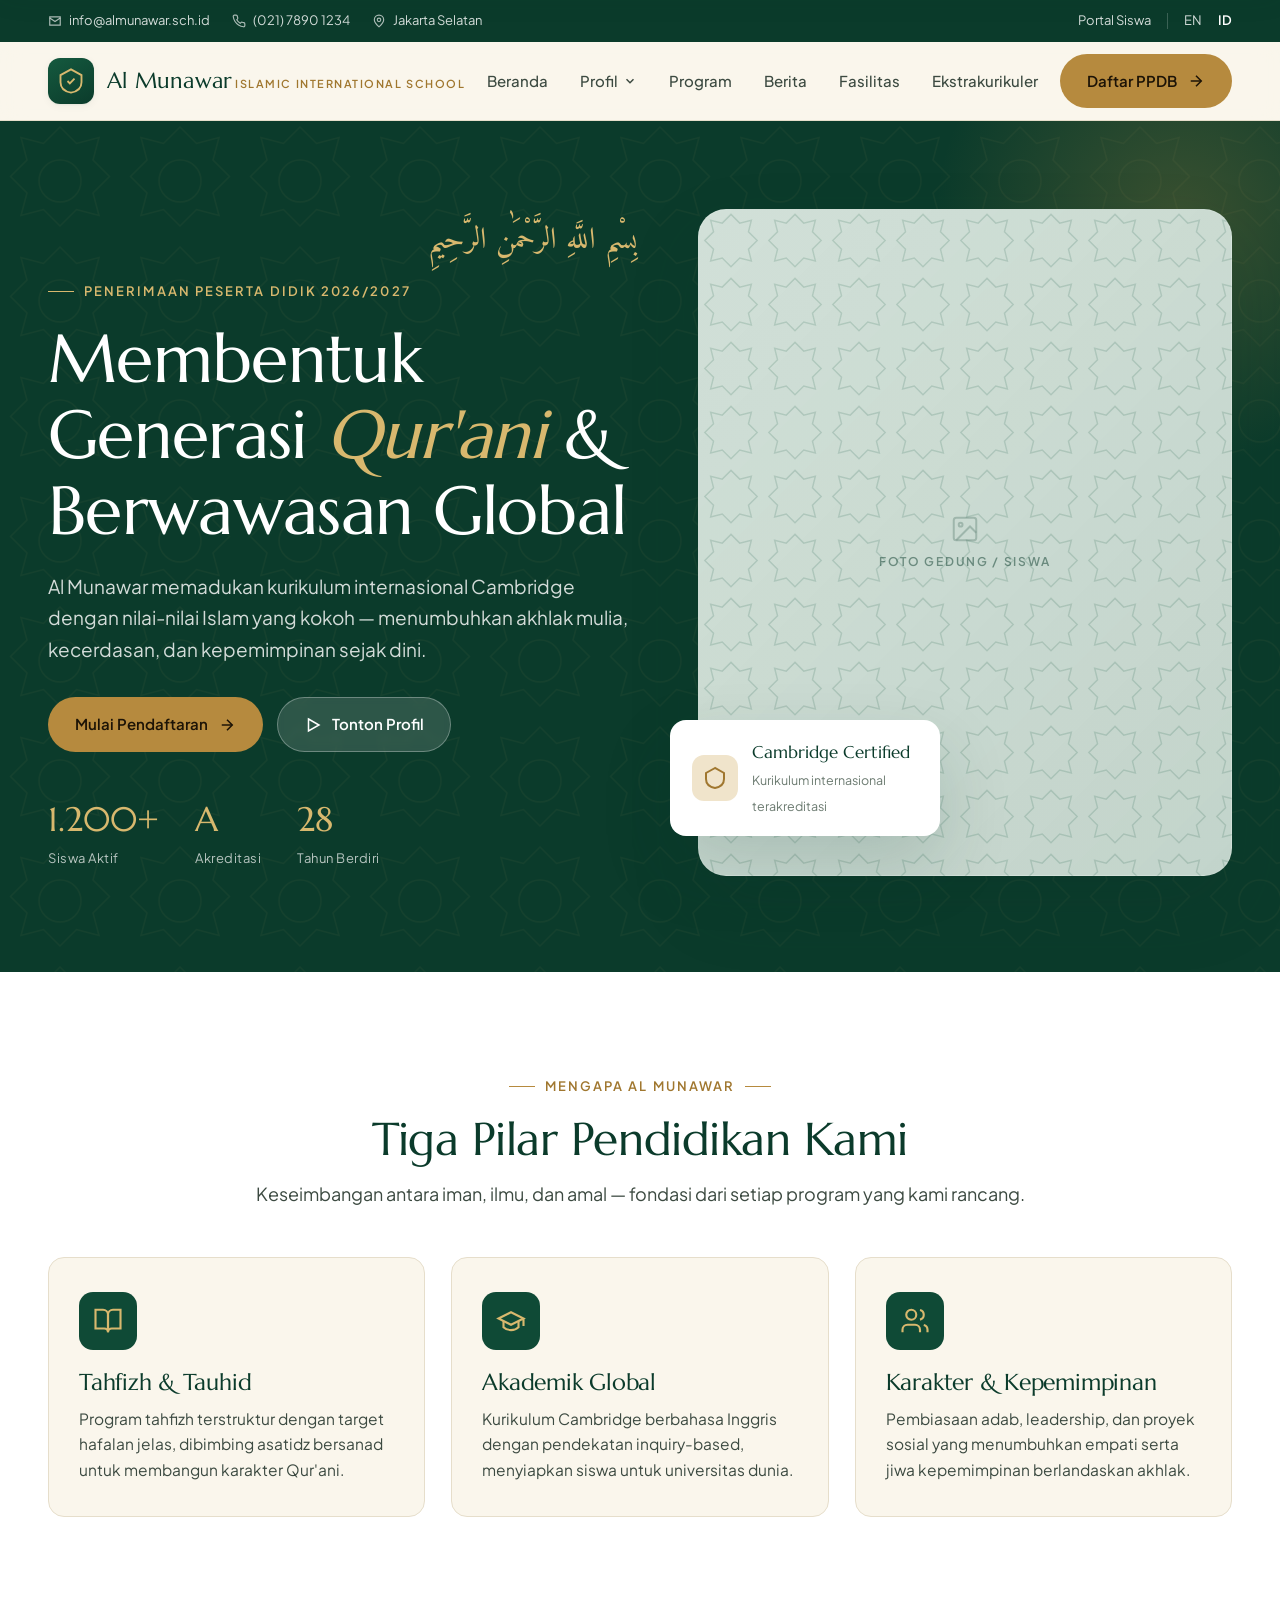
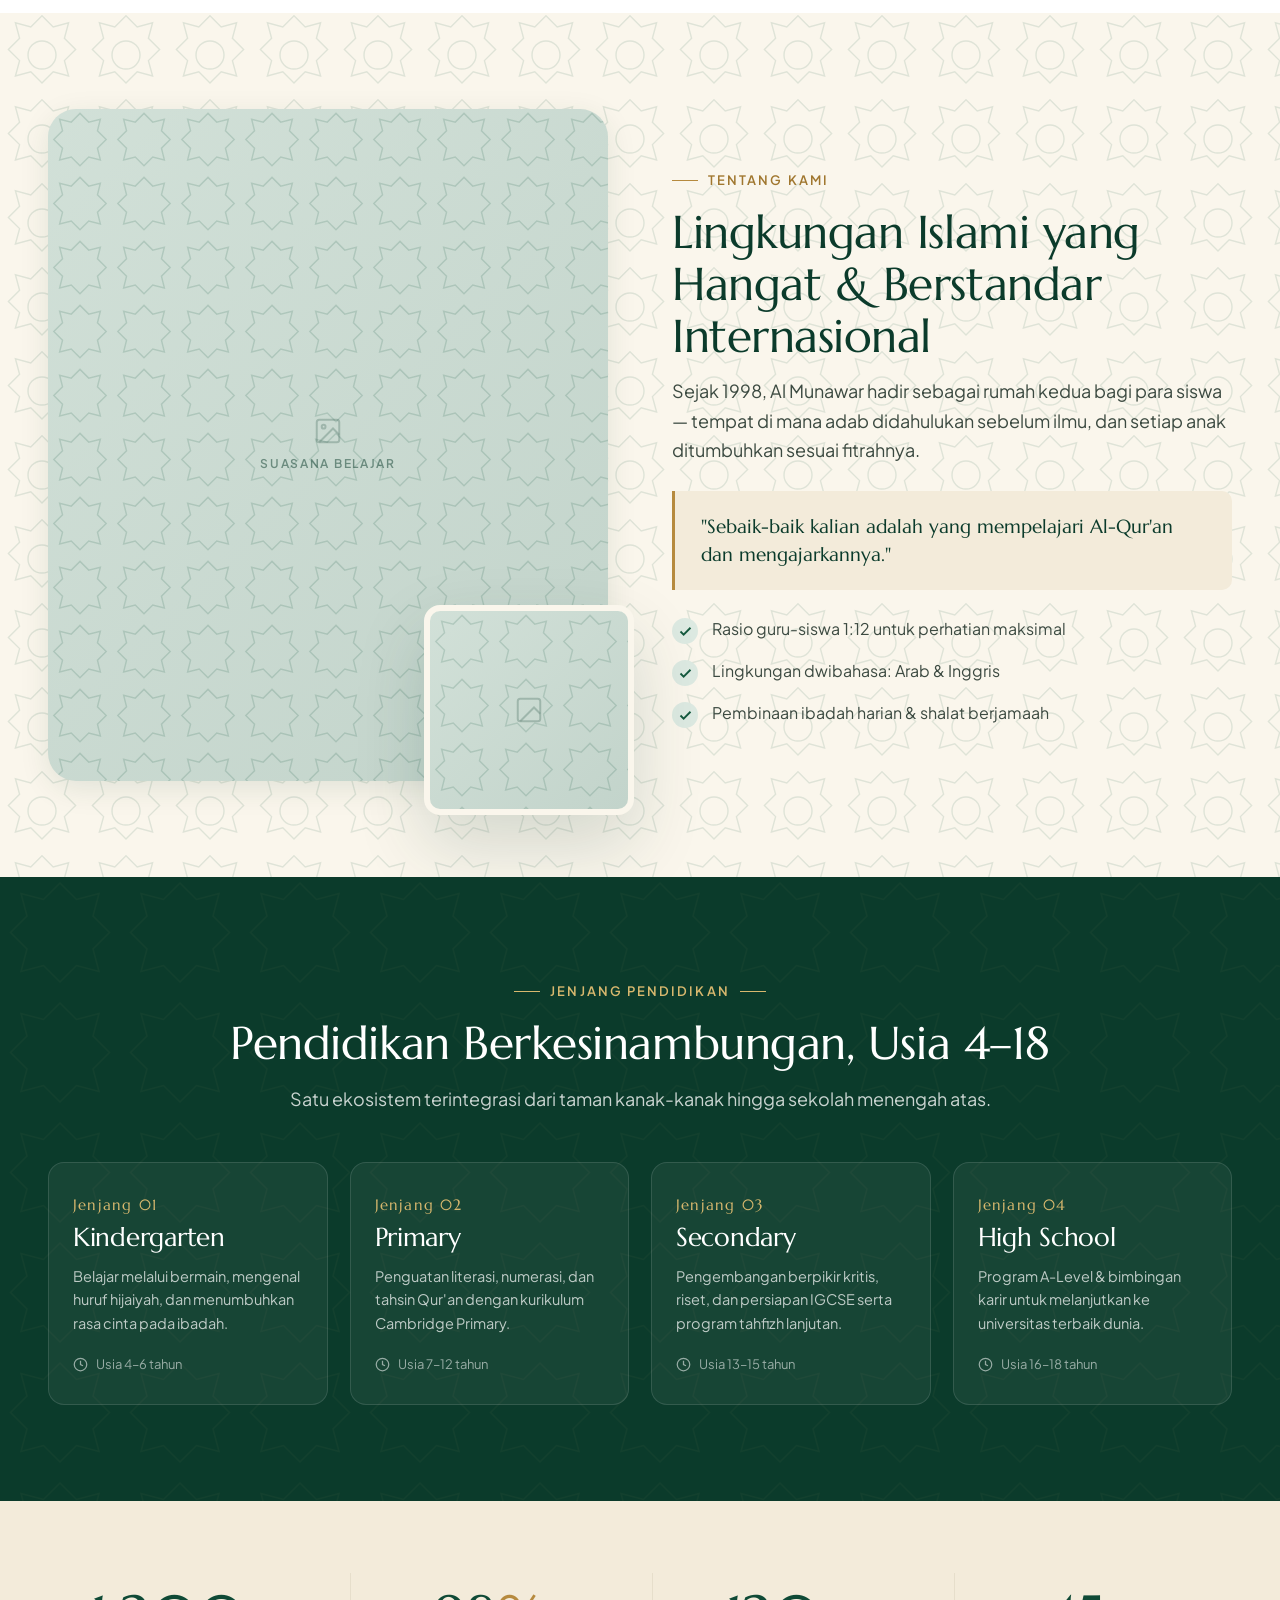
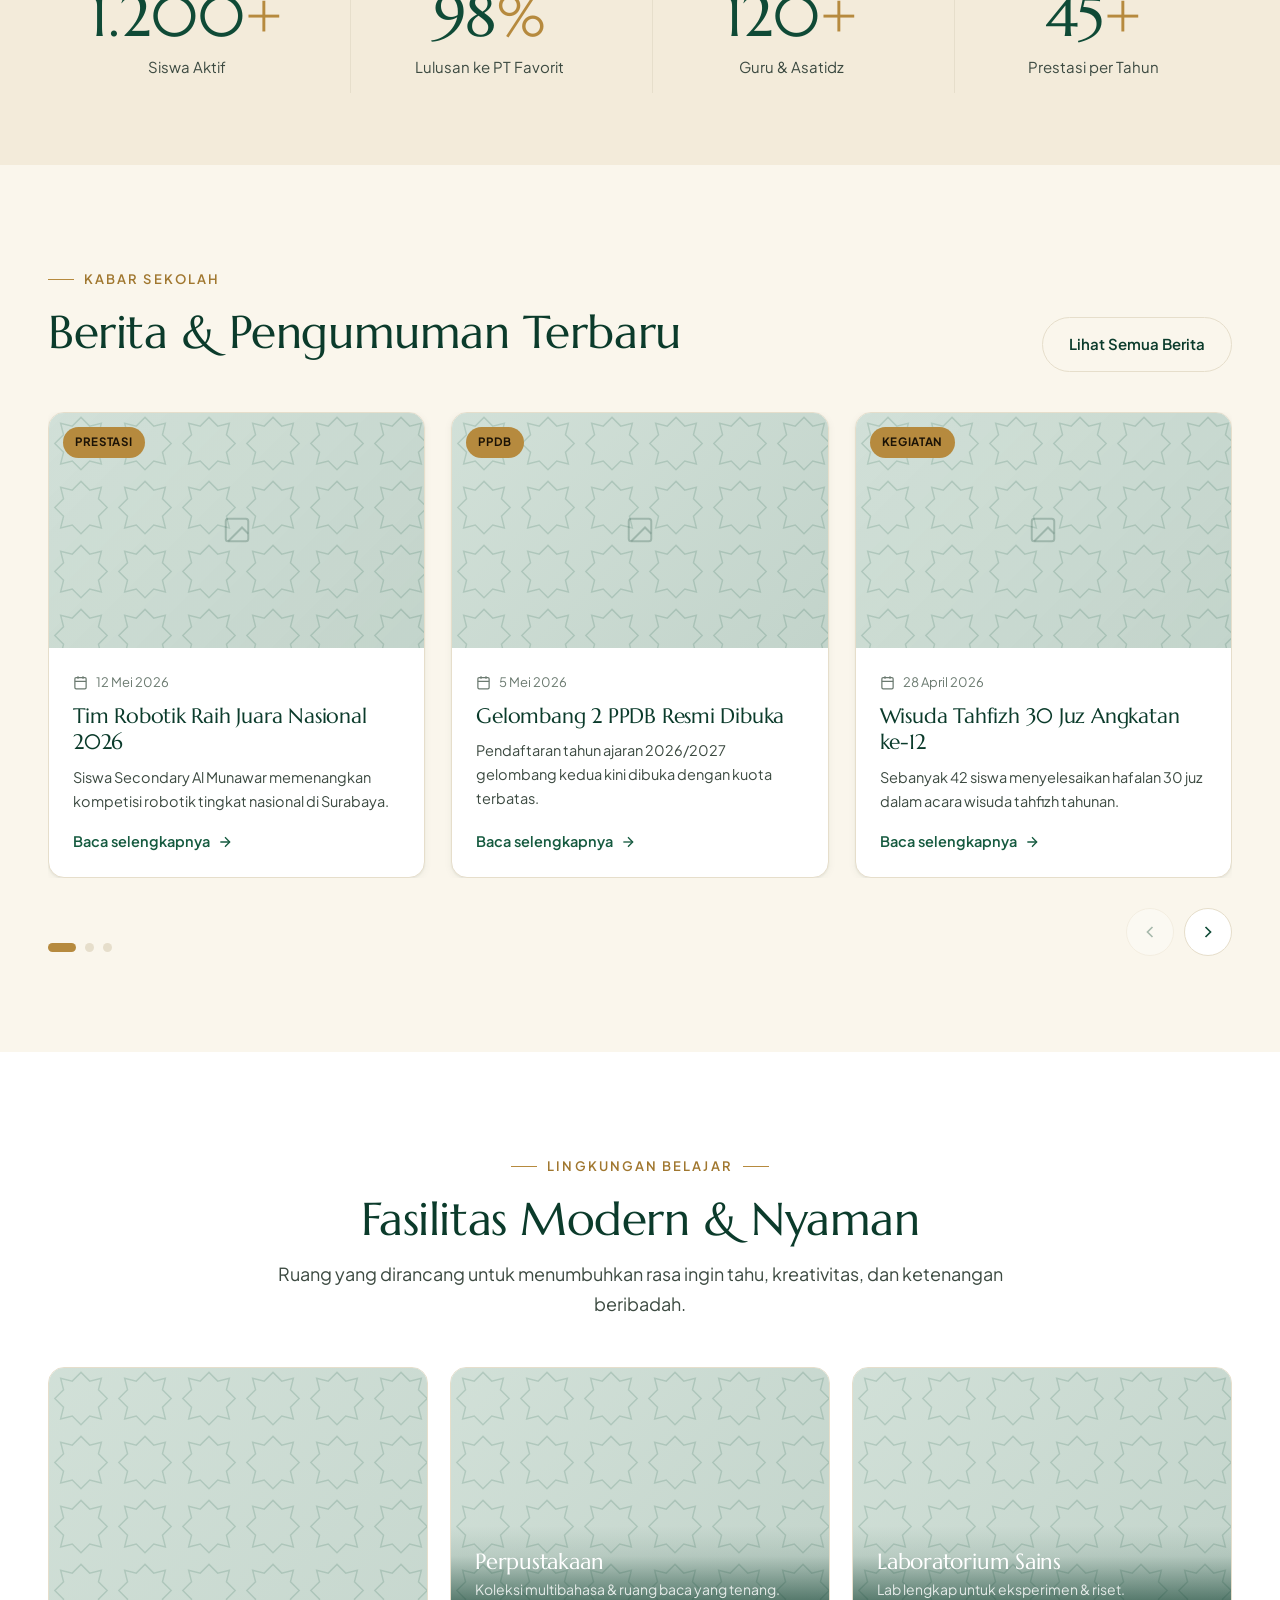
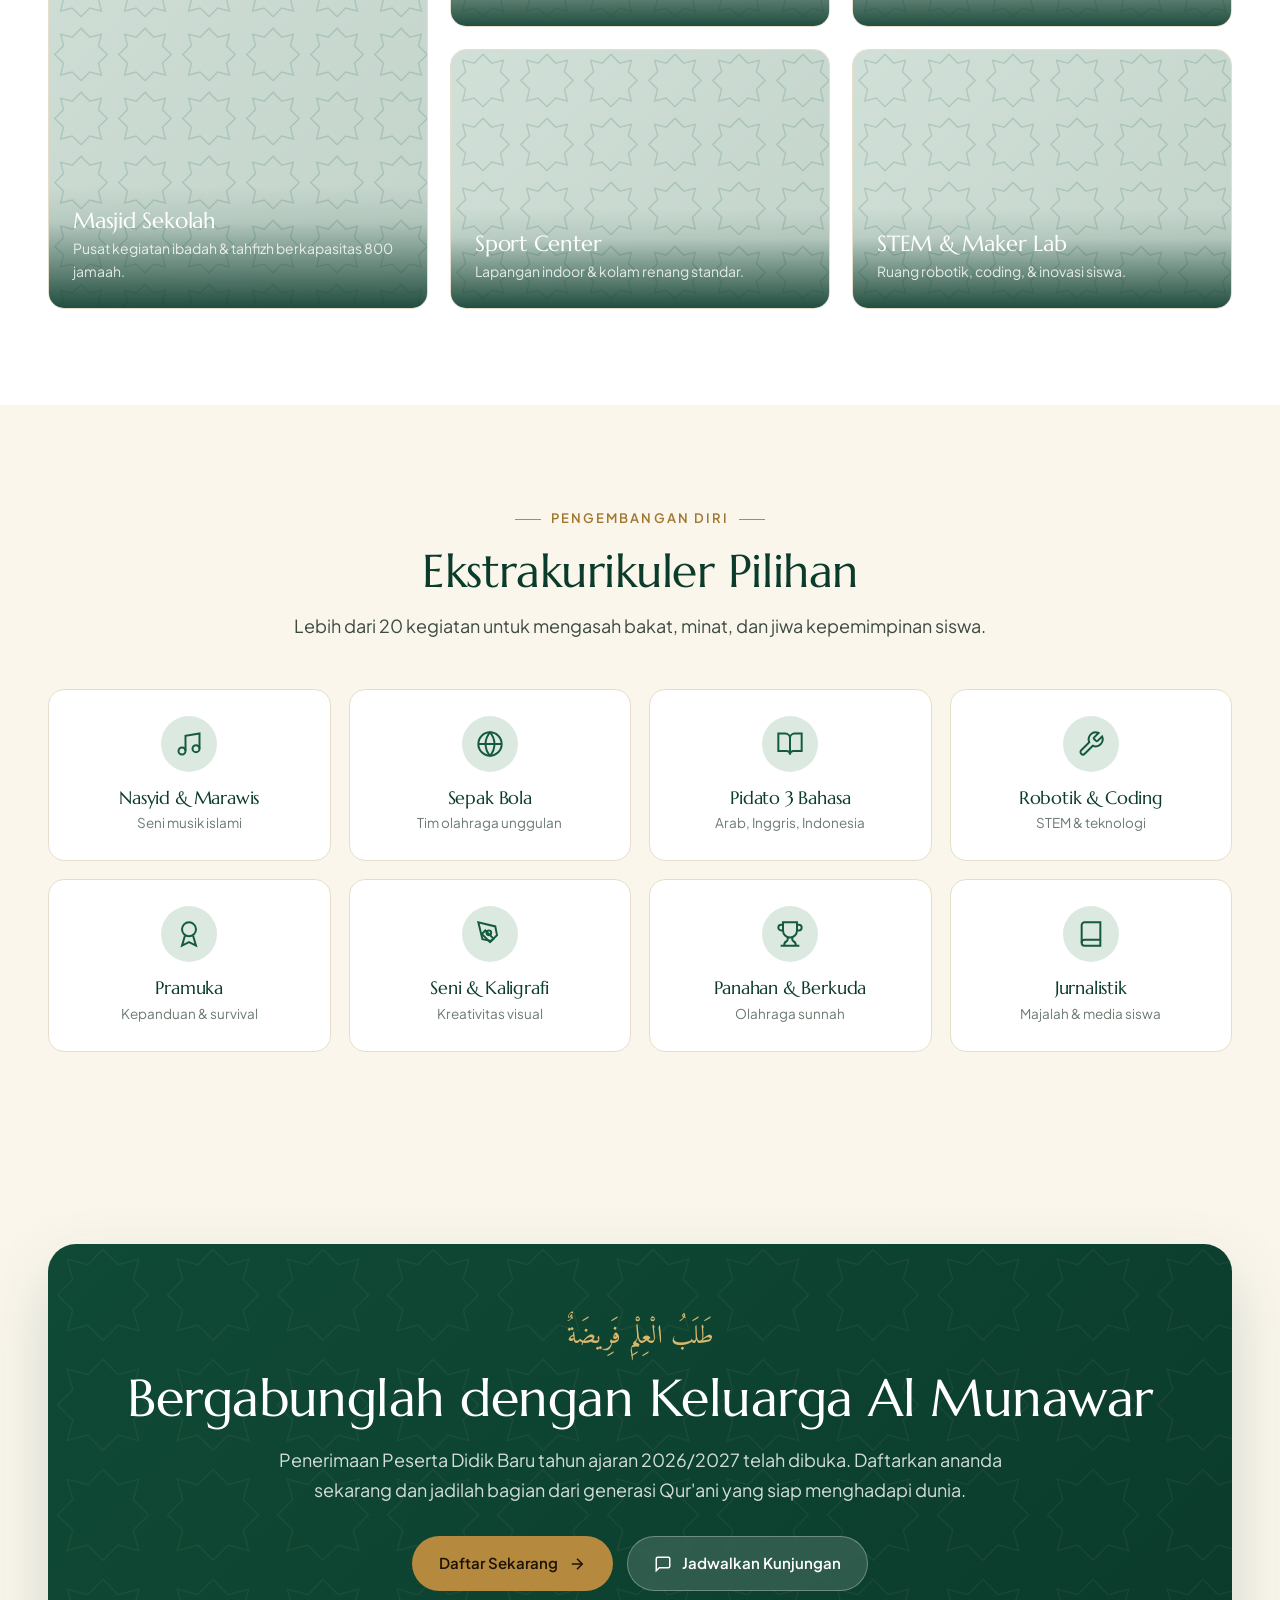
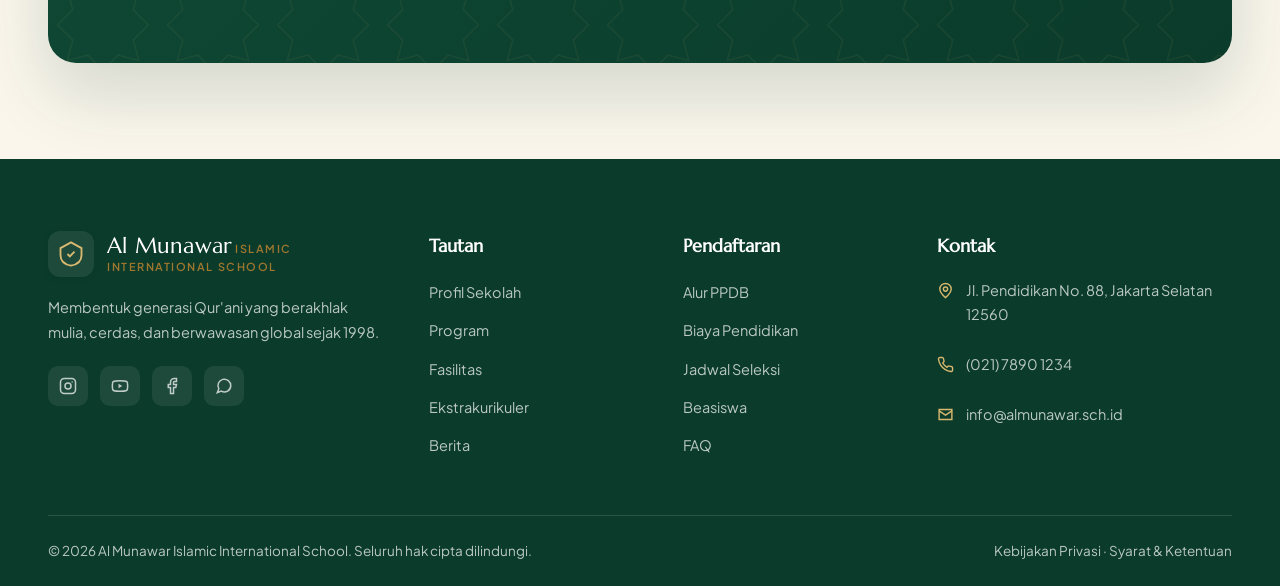
<file: index.html>
<!DOCTYPE html>
<html lang="id">
<head>
<meta charset="UTF-8" />
<meta name="viewport" content="width=device-width, initial-scale=1.0" />
<title>Al Munawar — Sekolah Islam Internasional</title>
<link rel="preconnect" href="https://fonts.googleapis.com" />
<link rel="preconnect" href="https://fonts.gstatic.com" crossorigin />
<link href="https://fonts.googleapis.com/css2?family=Marcellus&family=Plus+Jakarta+Sans:wght@400;500;600;700;800&family=Amiri:wght@400;700&display=swap" rel="stylesheet" />
<link rel="stylesheet" href="assets/styles.css" />
</head>
<body>

<!-- ============ TOP BAR ============ -->
<div class="topbar">
  <div class="wrap">
    <div class="tb-left">
      <span>
        <svg viewBox="0 0 24 24" fill="none" stroke="currentColor" stroke-width="2"><path d="M3 5h18v14H3z"/><path d="m3 7 9 6 9-6"/></svg>
        info@almunawar.sch.id
      </span>
      <span>
        <svg viewBox="0 0 24 24" fill="none" stroke="currentColor" stroke-width="2"><path d="M22 16.92v3a2 2 0 0 1-2.18 2 19.79 19.79 0 0 1-8.63-3.07 19.5 19.5 0 0 1-6-6 19.79 19.79 0 0 1-3.07-8.67A2 2 0 0 1 4.11 2h3a2 2 0 0 1 2 1.72c.13.96.36 1.9.7 2.81a2 2 0 0 1-.45 2.11L8.09 9.91a16 16 0 0 0 6 6l1.27-1.27a2 2 0 0 1 2.11-.45c.91.34 1.85.57 2.81.7A2 2 0 0 1 22 16.92z"/></svg>
        (021) 7890 1234
      </span>
      <span>
        <svg viewBox="0 0 24 24" fill="none" stroke="currentColor" stroke-width="2"><circle cx="12" cy="10" r="3"/><path d="M12 2a8 8 0 0 0-8 8c0 5.4 8 12 8 12s8-6.6 8-12a8 8 0 0 0-8-8z"/></svg>
        Jakarta Selatan
      </span>
    </div>
    <div class="tb-right">
      <a href="#">Portal Siswa</a>
      <span class="tb-divider"></span>
      <a href="#">EN</a>
      <a href="#" style="color:#fff;font-weight:600;">ID</a>
    </div>
  </div>
</div>

<!-- ============ HEADER ============ -->
<header class="header">
  <div class="wrap nav">
    <a href="#beranda" class="brand">
      <span class="brand-mark">
        <svg viewBox="0 0 24 24" fill="none" stroke="#D8B86E" stroke-width="1.6"><path d="M12 2 3 7v6c0 5 4 8 9 9 5-1 9-4 9-9V7l-9-5z"/><path d="m9 12 2 2 4-4"/></svg>
      </span>
      <span class="brand-text">
        <span class="brand-name">Al Munawar</span>
        <span class="brand-sub">Islamic International School</span>
      </span>
    </a>
    <nav class="menu">
      <a href="index.html" class="active">Beranda</a>
      <div class="has-dropdown">
        <a href="#profil">Profil <svg class="caret" viewBox="0 0 24 24" fill="none" stroke="currentColor" stroke-width="2.5"><path d="m6 9 6 6 6-6"/></svg></a>
        <div class="dropdown">
          <a href="profil-yayasan.html"><span class="dd-icon"><svg viewBox="0 0 24 24" fill="none" stroke="currentColor" stroke-width="1.7"><path d="M3 9l9-7 9 7v11a2 2 0 0 1-2 2H5a2 2 0 0 1-2-2z"/><polyline points="9 22 9 12 15 12 15 22"/></svg></span>Yayasan</a>
          <div class="dropdown-divider"></div>
          <a href="profil-sd.html"><span class="dd-icon"><svg viewBox="0 0 24 24" fill="none" stroke="currentColor" stroke-width="1.7"><path d="M22 10v6M2 10l10-5 10 5-10 5z"/><path d="M6 12v5c3 3 9 3 12 0v-5"/></svg></span>SD</a>
          <a href="profil-smp.html"><span class="dd-icon"><svg viewBox="0 0 24 24" fill="none" stroke="currentColor" stroke-width="1.7"><path d="M2 3h6a4 4 0 0 1 4 4v14a3 3 0 0 0-3-3H2z"/><path d="M22 3h-6a4 4 0 0 0-4 4v14a3 3 0 0 1 3-3h7z"/></svg></span>SMP</a>
          <a href="profil-sma.html"><span class="dd-icon"><svg viewBox="0 0 24 24" fill="none" stroke="currentColor" stroke-width="1.7"><path d="M12 2 3 7v6c0 5 4 8 9 9 5-1 9-4 9-9V7l-9-5z"/><path d="m9 12 2 2 4-4"/></svg></span>SMA</a>
        </div>
      </div>
      <a href="#program">Program</a>
      <a href="#berita">Berita</a>
      <a href="#fasilitas">Fasilitas</a>
      <a href="#ekskul">Ekstrakurikuler</a>
    </nav>
    <div class="nav-cta">
      <a href="#ppdb" class="btn btn--gold">
        Daftar PPDB
        <svg viewBox="0 0 24 24" fill="none" stroke="currentColor" stroke-width="2"><path d="M5 12h14"/><path d="m12 5 7 7-7 7"/></svg>
      </a>
      <button class="menu-toggle" aria-label="Buka menu" aria-expanded="false">
        <span></span><span></span><span></span>
      </button>
    </div>
  </div>
</header>

<!-- mobile drawer -->
<div class="mobile-menu">
  <a href="index.html">Beranda</a>
  <button class="mob-toggle" aria-expanded="false">Profil <svg class="caret" viewBox="0 0 24 24" fill="none" stroke="currentColor" stroke-width="2.5"><path d="m6 9 6 6 6-6"/></svg></button>
  <div class="mob-dropdown">
    <a href="profil-yayasan.html">— Yayasan</a>
    <a href="profil-sd.html">— SD</a>
    <a href="profil-smp.html">— SMP</a>
    <a href="profil-sma.html">— SMA</a>
  </div>
  <a href="#program">Program</a>
  <a href="#berita">Berita</a>
  <a href="#fasilitas">Fasilitas</a>
  <a href="#ekskul">Ekstrakurikuler</a>
  <a href="#ppdb" class="btn btn--gold">Daftar PPDB</a>
</div>

<!-- ============ HERO ============ -->
<section class="hero" id="beranda" data-screen-label="Hero">
  <div class="wrap">
    <div class="hero-inner">
      <div class="hero-copy reveal">
        <p class="hero-arabic">بِسْمِ اللَّهِ الرَّحْمَٰنِ الرَّحِيمِ</p>
        <span class="eyebrow hero-eyebrow">Penerimaan Peserta Didik 2026/2027</span>
        <h1>Membentuk Generasi <span class="accent">Qur'ani</span> &amp; Berwawasan Global</h1>
        <p class="lead">Al Munawar memadukan kurikulum internasional Cambridge dengan nilai-nilai Islam yang kokoh — menumbuhkan akhlak mulia, kecerdasan, dan kepemimpinan sejak dini.</p>
        <div class="hero-actions">
          <a href="#ppdb" class="btn btn--gold">
            Mulai Pendaftaran
            <svg viewBox="0 0 24 24" fill="none" stroke="currentColor" stroke-width="2"><path d="M5 12h14"/><path d="m12 5 7 7-7 7"/></svg>
          </a>
          <a href="#profil" class="btn btn--light">
            <svg viewBox="0 0 24 24" fill="none" stroke="currentColor" stroke-width="2"><polygon points="6 4 20 12 6 20 6 4"/></svg>
            Tonton Profil
          </a>
        </div>
        <div class="hero-meta">
          <div><div class="m-num">1.200+</div><div class="m-label">Siswa Aktif</div></div>
          <div><div class="m-num">A</div><div class="m-label">Akreditasi</div></div>
          <div><div class="m-num">28</div><div class="m-label">Tahun Berdiri</div></div>
        </div>
      </div>
      <div class="hero-visual reveal">
        <div class="hero-photo ph">
          <span class="ph-label">
            <svg viewBox="0 0 24 24" fill="none" stroke="currentColor" stroke-width="1.6"><rect x="3" y="3" width="18" height="18" rx="2"/><circle cx="8.5" cy="8.5" r="1.5"/><path d="m21 15-5-5L5 21"/></svg>
            Foto Gedung / Siswa
          </span>
        </div>
        <div class="hero-badge">
          <span class="hb-icon">
            <svg viewBox="0 0 24 24" fill="none" stroke="currentColor" stroke-width="2"><path d="M12 2 3 7v6c0 5 4 8 9 9 5-1 9-4 9-9V7l-9-5z"/></svg>
          </span>
          <span>
            <span class="hb-title">Cambridge Certified</span>
            <span class="hb-sub">Kurikulum internasional terakreditasi</span>
          </span>
        </div>
      </div>
    </div>
  </div>
</section>

<!-- ============ PILLARS ============ -->
<section class="section pillars">
  <div class="wrap">
    <div class="center reveal" style="margin-bottom:48px;">
      <span class="eyebrow eyebrow--center">Mengapa Al Munawar</span>
      <h2 class="section-title">Tiga Pilar Pendidikan Kami</h2>
      <p class="section-lead">Keseimbangan antara iman, ilmu, dan amal — fondasi dari setiap program yang kami rancang.</p>
    </div>
    <div class="pillar-grid">
      <div class="pillar reveal">
        <span class="p-icon">
          <svg viewBox="0 0 24 24" fill="none" stroke="currentColor" stroke-width="1.7"><path d="M2 3h6a4 4 0 0 1 4 4v14a3 3 0 0 0-3-3H2z"/><path d="M22 3h-6a4 4 0 0 0-4 4v14a3 3 0 0 1 3-3h7z"/></svg>
        </span>
        <h3>Tahfizh &amp; Tauhid</h3>
        <p>Program tahfizh terstruktur dengan target hafalan jelas, dibimbing asatidz bersanad untuk membangun karakter Qur'ani.</p>
      </div>
      <div class="pillar reveal">
        <span class="p-icon">
          <svg viewBox="0 0 24 24" fill="none" stroke="currentColor" stroke-width="1.7"><path d="M22 10v6M2 10l10-5 10 5-10 5z"/><path d="M6 12v5c3 3 9 3 12 0v-5"/></svg>
        </span>
        <h3>Akademik Global</h3>
        <p>Kurikulum Cambridge berbahasa Inggris dengan pendekatan inquiry-based, menyiapkan siswa untuk universitas dunia.</p>
      </div>
      <div class="pillar reveal">
        <span class="p-icon">
          <svg viewBox="0 0 24 24" fill="none" stroke="currentColor" stroke-width="1.7"><path d="M16 21v-2a4 4 0 0 0-4-4H6a4 4 0 0 0-4 4v2"/><circle cx="9" cy="7" r="4"/><path d="M22 21v-2a4 4 0 0 0-3-3.87M16 3.13a4 4 0 0 1 0 7.75"/></svg>
        </span>
        <h3>Karakter &amp; Kepemimpinan</h3>
        <p>Pembiasaan adab, leadership, dan proyek sosial yang menumbuhkan empati serta jiwa kepemimpinan berlandaskan akhlak.</p>
      </div>
    </div>
  </div>
</section>

<!-- ============ ABOUT / PROFIL ============ -->
<section class="section pattern-bg" id="profil" data-screen-label="Profil">
  <div class="wrap about-grid">
    <div class="about-visual reveal">
      <div class="ph">
        <span class="ph-label">
          <svg viewBox="0 0 24 24" fill="none" stroke="currentColor" stroke-width="1.6"><rect x="3" y="3" width="18" height="18" rx="2"/><circle cx="8.5" cy="8.5" r="1.5"/><path d="m21 15-5-5L5 21"/></svg>
          Suasana Belajar
        </span>
      </div>
      <div class="ph small">
        <span class="ph-label"><svg viewBox="0 0 24 24" fill="none" stroke="currentColor" stroke-width="1.6"><rect x="3" y="3" width="18" height="18" rx="2"/><path d="m21 15-5-5L5 21"/></svg></span>
      </div>
    </div>
    <div class="about-copy reveal">
      <span class="eyebrow">Tentang Kami</span>
      <h2 class="section-title">Lingkungan Islami yang Hangat &amp; Berstandar Internasional</h2>
      <p class="section-lead">Sejak 1998, Al Munawar hadir sebagai rumah kedua bagi para siswa — tempat di mana adab didahulukan sebelum ilmu, dan setiap anak ditumbuhkan sesuai fitrahnya.</p>
      <blockquote class="about-quote">
        "Sebaik-baik kalian adalah yang mempelajari Al-Qur'an dan mengajarkannya."
      </blockquote>
      <ul class="check-list">
        <li><span class="ci"><svg viewBox="0 0 24 24" fill="none" stroke="currentColor" stroke-width="3"><path d="M20 6 9 17l-5-5"/></svg></span>Rasio guru-siswa 1:12 untuk perhatian maksimal</li>
        <li><span class="ci"><svg viewBox="0 0 24 24" fill="none" stroke="currentColor" stroke-width="3"><path d="M20 6 9 17l-5-5"/></svg></span>Lingkungan dwibahasa: Arab &amp; Inggris</li>
        <li><span class="ci"><svg viewBox="0 0 24 24" fill="none" stroke="currentColor" stroke-width="3"><path d="M20 6 9 17l-5-5"/></svg></span>Pembinaan ibadah harian &amp; shalat berjamaah</li>
      </ul>
    </div>
  </div>
</section>

<!-- ============ PROGRAMS / JENJANG ============ -->
<section class="section programs" id="program" data-screen-label="Program">
  <span class="pattern-overlay"></span>
  <div class="wrap">
    <div class="center reveal" style="margin-bottom:48px;">
      <span class="eyebrow eyebrow--center">Jenjang Pendidikan</span>
      <h2 class="section-title">Pendidikan Berkesinambungan, Usia 4–18</h2>
      <p class="section-lead">Satu ekosistem terintegrasi dari taman kanak-kanak hingga sekolah menengah atas.</p>
    </div>
    <div class="prog-grid">
      <div class="prog-card reveal">
        <span class="pc-stage">Jenjang 01</span>
        <h3>Kindergarten</h3>
        <p>Belajar melalui bermain, mengenal huruf hijaiyah, dan menumbuhkan rasa cinta pada ibadah.</p>
        <span class="pc-age"><svg viewBox="0 0 24 24" fill="none" stroke="currentColor" stroke-width="2"><circle cx="12" cy="12" r="10"/><path d="M12 6v6l4 2"/></svg>Usia 4–6 tahun</span>
      </div>
      <div class="prog-card reveal">
        <span class="pc-stage">Jenjang 02</span>
        <h3>Primary</h3>
        <p>Penguatan literasi, numerasi, dan tahsin Qur'an dengan kurikulum Cambridge Primary.</p>
        <span class="pc-age"><svg viewBox="0 0 24 24" fill="none" stroke="currentColor" stroke-width="2"><circle cx="12" cy="12" r="10"/><path d="M12 6v6l4 2"/></svg>Usia 7–12 tahun</span>
      </div>
      <div class="prog-card reveal">
        <span class="pc-stage">Jenjang 03</span>
        <h3>Secondary</h3>
        <p>Pengembangan berpikir kritis, riset, dan persiapan IGCSE serta program tahfizh lanjutan.</p>
        <span class="pc-age"><svg viewBox="0 0 24 24" fill="none" stroke="currentColor" stroke-width="2"><circle cx="12" cy="12" r="10"/><path d="M12 6v6l4 2"/></svg>Usia 13–15 tahun</span>
      </div>
      <div class="prog-card reveal">
        <span class="pc-stage">Jenjang 04</span>
        <h3>High School</h3>
        <p>Program A-Level &amp; bimbingan karir untuk melanjutkan ke universitas terbaik dunia.</p>
        <span class="pc-age"><svg viewBox="0 0 24 24" fill="none" stroke="currentColor" stroke-width="2"><circle cx="12" cy="12" r="10"/><path d="M12 6v6l4 2"/></svg>Usia 16–18 tahun</span>
      </div>
    </div>
  </div>
</section>

<!-- ============ STATS ============ -->
<section class="section section--tight stats">
  <div class="wrap">
    <div class="stat-grid">
      <div class="stat reveal"><div class="s-num">1.200<span class="suf">+</span></div><div class="s-label">Siswa Aktif</div></div>
      <div class="stat reveal"><div class="s-num">98<span class="suf">%</span></div><div class="s-label">Lulusan ke PT Favorit</div></div>
      <div class="stat reveal"><div class="s-num">120<span class="suf">+</span></div><div class="s-label">Guru &amp; Asatidz</div></div>
      <div class="stat reveal"><div class="s-num">45<span class="suf">+</span></div><div class="s-label">Prestasi per Tahun</div></div>
    </div>
  </div>
</section>

<!-- ============ NEWS CAROUSEL ============ -->
<section class="section news" id="berita" data-screen-label="Berita">
  <div class="wrap">
    <div class="news-head reveal">
      <div>
        <span class="eyebrow">Kabar Sekolah</span>
        <h2 class="section-title">Berita &amp; Pengumuman Terbaru</h2>
      </div>
      <a href="#" class="btn btn--ghost">Lihat Semua Berita</a>
    </div>

    <div class="carousel" data-carousel>
      <div class="carousel-viewport">
        <div class="carousel-track">

          <article class="news-card">
            <div class="nc-img ph"><span class="nc-tag">Prestasi</span><span class="ph-label"><svg viewBox="0 0 24 24" fill="none" stroke="currentColor" stroke-width="1.6"><rect x="3" y="3" width="18" height="18" rx="2"/><path d="m21 15-5-5L5 21"/></svg></span></div>
            <div class="nc-body">
              <span class="nc-date"><svg viewBox="0 0 24 24" fill="none" stroke="currentColor" stroke-width="2"><rect x="3" y="4" width="18" height="18" rx="2"/><path d="M16 2v4M8 2v4M3 10h18"/></svg>12 Mei 2026</span>
              <h3>Tim Robotik Raih Juara Nasional 2026</h3>
              <p>Siswa Secondary Al Munawar memenangkan kompetisi robotik tingkat nasional di Surabaya.</p>
              <a href="#" class="nc-link">Baca selengkapnya <svg viewBox="0 0 24 24" fill="none" stroke="currentColor" stroke-width="2"><path d="M5 12h14"/><path d="m12 5 7 7-7 7"/></svg></a>
            </div>
          </article>

          <article class="news-card">
            <div class="nc-img ph"><span class="nc-tag">PPDB</span><span class="ph-label"><svg viewBox="0 0 24 24" fill="none" stroke="currentColor" stroke-width="1.6"><rect x="3" y="3" width="18" height="18" rx="2"/><path d="m21 15-5-5L5 21"/></svg></span></div>
            <div class="nc-body">
              <span class="nc-date"><svg viewBox="0 0 24 24" fill="none" stroke="currentColor" stroke-width="2"><rect x="3" y="4" width="18" height="18" rx="2"/><path d="M16 2v4M8 2v4M3 10h18"/></svg>5 Mei 2026</span>
              <h3>Gelombang 2 PPDB Resmi Dibuka</h3>
              <p>Pendaftaran tahun ajaran 2026/2027 gelombang kedua kini dibuka dengan kuota terbatas.</p>
              <a href="#" class="nc-link">Baca selengkapnya <svg viewBox="0 0 24 24" fill="none" stroke="currentColor" stroke-width="2"><path d="M5 12h14"/><path d="m12 5 7 7-7 7"/></svg></a>
            </div>
          </article>

          <article class="news-card">
            <div class="nc-img ph"><span class="nc-tag">Kegiatan</span><span class="ph-label"><svg viewBox="0 0 24 24" fill="none" stroke="currentColor" stroke-width="1.6"><rect x="3" y="3" width="18" height="18" rx="2"/><path d="m21 15-5-5L5 21"/></svg></span></div>
            <div class="nc-body">
              <span class="nc-date"><svg viewBox="0 0 24 24" fill="none" stroke="currentColor" stroke-width="2"><rect x="3" y="4" width="18" height="18" rx="2"/><path d="M16 2v4M8 2v4M3 10h18"/></svg>28 April 2026</span>
              <h3>Wisuda Tahfizh 30 Juz Angkatan ke-12</h3>
              <p>Sebanyak 42 siswa menyelesaikan hafalan 30 juz dalam acara wisuda tahfizh tahunan.</p>
              <a href="#" class="nc-link">Baca selengkapnya <svg viewBox="0 0 24 24" fill="none" stroke="currentColor" stroke-width="2"><path d="M5 12h14"/><path d="m12 5 7 7-7 7"/></svg></a>
            </div>
          </article>

          <article class="news-card">
            <div class="nc-img ph"><span class="nc-tag">Akademik</span><span class="ph-label"><svg viewBox="0 0 24 24" fill="none" stroke="currentColor" stroke-width="1.6"><rect x="3" y="3" width="18" height="18" rx="2"/><path d="m21 15-5-5L5 21"/></svg></span></div>
            <div class="nc-body">
              <span class="nc-date"><svg viewBox="0 0 24 24" fill="none" stroke="currentColor" stroke-width="2"><rect x="3" y="4" width="18" height="18" rx="2"/><path d="M16 2v4M8 2v4M3 10h18"/></svg>20 April 2026</span>
              <h3>Seminar Parenting Islami Bersama Pakar</h3>
              <p>Orang tua siswa mengikuti seminar pengasuhan berbasis nilai Islam yang inspiratif.</p>
              <a href="#" class="nc-link">Baca selengkapnya <svg viewBox="0 0 24 24" fill="none" stroke="currentColor" stroke-width="2"><path d="M5 12h14"/><path d="m12 5 7 7-7 7"/></svg></a>
            </div>
          </article>

          <article class="news-card">
            <div class="nc-img ph"><span class="nc-tag">Internasional</span><span class="ph-label"><svg viewBox="0 0 24 24" fill="none" stroke="currentColor" stroke-width="1.6"><rect x="3" y="3" width="18" height="18" rx="2"/><path d="m21 15-5-5L5 21"/></svg></span></div>
            <div class="nc-body">
              <span class="nc-date"><svg viewBox="0 0 24 24" fill="none" stroke="currentColor" stroke-width="2"><rect x="3" y="4" width="18" height="18" rx="2"/><path d="M16 2v4M8 2v4M3 10h18"/></svg>11 April 2026</span>
              <h3>Pertukaran Pelajar ke Malaysia &amp; Turki</h3>
              <p>Program student exchange membuka wawasan global siswa High School Al Munawar.</p>
              <a href="#" class="nc-link">Baca selengkapnya <svg viewBox="0 0 24 24" fill="none" stroke="currentColor" stroke-width="2"><path d="M5 12h14"/><path d="m12 5 7 7-7 7"/></svg></a>
            </div>
          </article>

        </div>
      </div>
      <div style="display:flex;align-items:center;justify-content:space-between;margin-top:30px;gap:20px;flex-wrap:wrap;">
        <div class="carousel-dots"></div>
        <div class="carousel-nav">
          <button class="car-btn" data-prev aria-label="Sebelumnya"><svg viewBox="0 0 24 24" fill="none" stroke="currentColor" stroke-width="2"><path d="m15 18-6-6 6-6"/></svg></button>
          <button class="car-btn" data-next aria-label="Berikutnya"><svg viewBox="0 0 24 24" fill="none" stroke="currentColor" stroke-width="2"><path d="m9 18 6-6-6-6"/></svg></button>
        </div>
      </div>
    </div>
  </div>
</section>

<!-- ============ FACILITIES ============ -->
<section class="section facilities" id="fasilitas" data-screen-label="Fasilitas">
  <div class="wrap">
    <div class="center reveal" style="margin-bottom:48px;">
      <span class="eyebrow eyebrow--center">Lingkungan Belajar</span>
      <h2 class="section-title">Fasilitas Modern &amp; Nyaman</h2>
      <p class="section-lead">Ruang yang dirancang untuk menumbuhkan rasa ingin tahu, kreativitas, dan ketenangan beribadah.</p>
    </div>
    <div class="fac-grid">
      <div class="fac-card large reveal">
        <div class="ph"></div>
        <div class="fac-overlay">
          <h3>Masjid Sekolah</h3>
          <p>Pusat kegiatan ibadah &amp; tahfizh berkapasitas 800 jamaah.</p>
        </div>
      </div>
      <div class="fac-card reveal">
        <div class="ph"></div>
        <div class="fac-overlay"><h3>Perpustakaan</h3><p>Koleksi multibahasa &amp; ruang baca yang tenang.</p></div>
      </div>
      <div class="fac-card reveal">
        <div class="ph"></div>
        <div class="fac-overlay"><h3>Laboratorium Sains</h3><p>Lab lengkap untuk eksperimen &amp; riset.</p></div>
      </div>
      <div class="fac-card reveal">
        <div class="ph"></div>
        <div class="fac-overlay"><h3>Sport Center</h3><p>Lapangan indoor &amp; kolam renang standar.</p></div>
      </div>
      <div class="fac-card reveal">
        <div class="ph"></div>
        <div class="fac-overlay"><h3>STEM &amp; Maker Lab</h3><p>Ruang robotik, coding, &amp; inovasi siswa.</p></div>
      </div>
    </div>
  </div>
</section>

<!-- ============ EXTRACURRICULAR ============ -->
<section class="section ekskul" id="ekskul" data-screen-label="Ekstrakurikuler">
  <div class="wrap">
    <div class="center reveal" style="margin-bottom:48px;">
      <span class="eyebrow eyebrow--center">Pengembangan Diri</span>
      <h2 class="section-title">Ekstrakurikuler Pilihan</h2>
      <p class="section-lead">Lebih dari 20 kegiatan untuk mengasah bakat, minat, dan jiwa kepemimpinan siswa.</p>
    </div>
    <div class="ek-grid">
      <div class="ek-item reveal">
        <span class="ek-icon"><svg viewBox="0 0 24 24" fill="none" stroke="currentColor" stroke-width="1.7"><path d="M9 18V5l12-2v13"/><circle cx="6" cy="18" r="3"/><circle cx="18" cy="16" r="3"/></svg></span>
        <h3>Nasyid &amp; Marawis</h3>
        <p>Seni musik islami</p>
      </div>
      <div class="ek-item reveal">
        <span class="ek-icon"><svg viewBox="0 0 24 24" fill="none" stroke="currentColor" stroke-width="1.7"><circle cx="12" cy="12" r="10"/><path d="M2 12h20M12 2a15 15 0 0 1 0 20 15 15 0 0 1 0-20z"/></svg></span>
        <h3>Sepak Bola</h3>
        <p>Tim olahraga unggulan</p>
      </div>
      <div class="ek-item reveal">
        <span class="ek-icon"><svg viewBox="0 0 24 24" fill="none" stroke="currentColor" stroke-width="1.7"><path d="M2 3h6a4 4 0 0 1 4 4v14a3 3 0 0 0-3-3H2z"/><path d="M22 3h-6a4 4 0 0 0-4 4v14a3 3 0 0 1 3-3h7z"/></svg></span>
        <h3>Pidato 3 Bahasa</h3>
        <p>Arab, Inggris, Indonesia</p>
      </div>
      <div class="ek-item reveal">
        <span class="ek-icon"><svg viewBox="0 0 24 24" fill="none" stroke="currentColor" stroke-width="1.7"><path d="M14.7 6.3a1 1 0 0 0 0 1.4l1.6 1.6a1 1 0 0 0 1.4 0l3.77-3.77a6 6 0 0 1-7.94 7.94l-6.91 6.91a2.12 2.12 0 0 1-3-3l6.91-6.91a6 6 0 0 1 7.94-7.94l-3.76 3.76z"/></svg></span>
        <h3>Robotik &amp; Coding</h3>
        <p>STEM &amp; teknologi</p>
      </div>
      <div class="ek-item reveal">
        <span class="ek-icon"><svg viewBox="0 0 24 24" fill="none" stroke="currentColor" stroke-width="1.7"><circle cx="12" cy="8" r="6"/><path d="M15.5 13.5 18 22l-6-3-6 3 2.5-8.5"/></svg></span>
        <h3>Pramuka</h3>
        <p>Kepanduan &amp; survival</p>
      </div>
      <div class="ek-item reveal">
        <span class="ek-icon"><svg viewBox="0 0 24 24" fill="none" stroke="currentColor" stroke-width="1.7"><path d="m12 19-7-7 3-3 7 7-3 3z"/><path d="m18 13-1.5-7.5L2 2l3.5 14.5L13 18l5-5z"/><circle cx="11" cy="11" r="2"/></svg></span>
        <h3>Seni &amp; Kaligrafi</h3>
        <p>Kreativitas visual</p>
      </div>
      <div class="ek-item reveal">
        <span class="ek-icon"><svg viewBox="0 0 24 24" fill="none" stroke="currentColor" stroke-width="1.7"><path d="M6 9H4.5a2.5 2.5 0 0 1 0-5H6M18 9h1.5a2.5 2.5 0 0 0 0-5H18M4 22h16M10 14.66V17c0 .55-.47.98-.97 1.21C7.85 18.75 7 20.24 7 22M14 14.66V17c0 .55.47.98.97 1.21C16.15 18.75 17 20.24 17 22M18 2H6v7a6 6 0 0 0 12 0V2z"/></svg></span>
        <h3>Panahan &amp; Berkuda</h3>
        <p>Olahraga sunnah</p>
      </div>
      <div class="ek-item reveal">
        <span class="ek-icon"><svg viewBox="0 0 24 24" fill="none" stroke="currentColor" stroke-width="1.7"><path d="M4 19.5A2.5 2.5 0 0 1 6.5 17H20"/><path d="M6.5 2H20v20H6.5A2.5 2.5 0 0 1 4 19.5v-15A2.5 2.5 0 0 1 6.5 2z"/></svg></span>
        <h3>Jurnalistik</h3>
        <p>Majalah &amp; media siswa</p>
      </div>
    </div>
  </div>
</section>

<!-- ============ CTA / PPDB ============ -->
<section class="cta-band" id="ppdb" data-screen-label="PPDB">
  <div class="wrap">
    <div class="cta-card reveal">
      <p class="arabic">طَلَبُ الْعِلْمِ فَرِيضَةٌ</p>
      <h2>Bergabunglah dengan Keluarga Al Munawar</h2>
      <p>Penerimaan Peserta Didik Baru tahun ajaran 2026/2027 telah dibuka. Daftarkan ananda sekarang dan jadilah bagian dari generasi Qur'ani yang siap menghadapi dunia.</p>
      <div class="cta-actions">
        <a href="#" class="btn btn--gold">
          Daftar Sekarang
          <svg viewBox="0 0 24 24" fill="none" stroke="currentColor" stroke-width="2"><path d="M5 12h14"/><path d="m12 5 7 7-7 7"/></svg>
        </a>
        <a href="#" class="btn btn--light">
          <svg viewBox="0 0 24 24" fill="none" stroke="currentColor" stroke-width="2"><path d="M21 15a2 2 0 0 1-2 2H7l-4 4V5a2 2 0 0 1 2-2h14a2 2 0 0 1 2 2z"/></svg>
          Jadwalkan Kunjungan
        </a>
      </div>
    </div>
  </div>
</section>

<!-- ============ FOOTER ============ -->
<footer class="footer">
  <div class="wrap">
    <div class="foot-grid">
      <div>
        <a href="#beranda" class="brand">
          <span class="brand-mark">
            <svg viewBox="0 0 24 24" fill="none" stroke="#D8B86E" stroke-width="1.6"><path d="M12 2 3 7v6c0 5 4 8 9 9 5-1 9-4 9-9V7l-9-5z"/><path d="m9 12 2 2 4-4"/></svg>
          </span>
          <span class="brand-text">
            <span class="brand-name">Al Munawar</span>
            <span class="brand-sub">Islamic International School</span>
          </span>
        </a>
        <p class="about">Membentuk generasi Qur'ani yang berakhlak mulia, cerdas, dan berwawasan global sejak 1998.</p>
        <div class="foot-social">
          <a href="#" aria-label="Instagram"><svg viewBox="0 0 24 24" fill="none" stroke="currentColor" stroke-width="2"><rect x="2" y="2" width="20" height="20" rx="5"/><circle cx="12" cy="12" r="4"/><circle cx="17.5" cy="6.5" r="1" fill="currentColor" stroke="none"/></svg></a>
          <a href="#" aria-label="YouTube"><svg viewBox="0 0 24 24" fill="none" stroke="currentColor" stroke-width="2"><path d="M22 8.5a3 3 0 0 0-2-2.8C18 5 12 5 12 5s-6 0-8 .7a3 3 0 0 0-2 2.8 31 31 0 0 0 0 7 3 3 0 0 0 2 2.8c2 .7 8 .7 8 .7s6 0 8-.7a3 3 0 0 0 2-2.8 31 31 0 0 0 0-7z"/><path d="m10 15 5-3-5-3z" fill="currentColor" stroke="none"/></svg></a>
          <a href="#" aria-label="Facebook"><svg viewBox="0 0 24 24" fill="none" stroke="currentColor" stroke-width="2"><path d="M18 2h-3a5 5 0 0 0-5 5v3H7v4h3v8h4v-8h3l1-4h-4V7a1 1 0 0 1 1-1h3z"/></svg></a>
          <a href="#" aria-label="WhatsApp"><svg viewBox="0 0 24 24" fill="none" stroke="currentColor" stroke-width="2"><path d="M21 11.5a8.5 8.5 0 0 1-12.6 7.4L3 21l2.1-5.4A8.5 8.5 0 1 1 21 11.5z"/></svg></a>
        </div>
      </div>
      <div class="foot-col">
        <h4>Tautan</h4>
        <ul>
          <li><a href="#profil">Profil Sekolah</a></li>
          <li><a href="#program">Program</a></li>
          <li><a href="#fasilitas">Fasilitas</a></li>
          <li><a href="#ekskul">Ekstrakurikuler</a></li>
          <li><a href="#berita">Berita</a></li>
        </ul>
      </div>
      <div class="foot-col">
        <h4>Pendaftaran</h4>
        <ul>
          <li><a href="#ppdb">Alur PPDB</a></li>
          <li><a href="#">Biaya Pendidikan</a></li>
          <li><a href="#">Jadwal Seleksi</a></li>
          <li><a href="#">Beasiswa</a></li>
          <li><a href="#">FAQ</a></li>
        </ul>
      </div>
      <div class="foot-col">
        <h4>Kontak</h4>
        <ul class="foot-contact">
          <li><svg viewBox="0 0 24 24" fill="none" stroke="currentColor" stroke-width="2"><circle cx="12" cy="10" r="3"/><path d="M12 2a8 8 0 0 0-8 8c0 5.4 8 12 8 12s8-6.6 8-12a8 8 0 0 0-8-8z"/></svg>Jl. Pendidikan No. 88, Jakarta Selatan 12560</li>
          <li><svg viewBox="0 0 24 24" fill="none" stroke="currentColor" stroke-width="2"><path d="M22 16.92v3a2 2 0 0 1-2.18 2 19.79 19.79 0 0 1-8.63-3.07 19.5 19.5 0 0 1-6-6 19.79 19.79 0 0 1-3.07-8.67A2 2 0 0 1 4.11 2h3a2 2 0 0 1 2 1.72c.13.96.36 1.9.7 2.81a2 2 0 0 1-.45 2.11L8.09 9.91a16 16 0 0 0 6 6l1.27-1.27a2 2 0 0 1 2.11-.45c.91.34 1.85.57 2.81.7A2 2 0 0 1 22 16.92z"/></svg>(021) 7890 1234</li>
          <li><svg viewBox="0 0 24 24" fill="none" stroke="currentColor" stroke-width="2"><path d="M3 5h18v14H3z"/><path d="m3 7 9 6 9-6"/></svg>info@almunawar.sch.id</li>
        </ul>
      </div>
    </div>
    <div class="foot-bottom">
      <span>© 2026 Al Munawar Islamic International School. Seluruh hak cipta dilindungi.</span>
      <span>Kebijakan Privasi · Syarat &amp; Ketentuan</span>
    </div>
  </div>
</footer>

<script src="assets/script.js"></script>
</body>
</html>
</file>
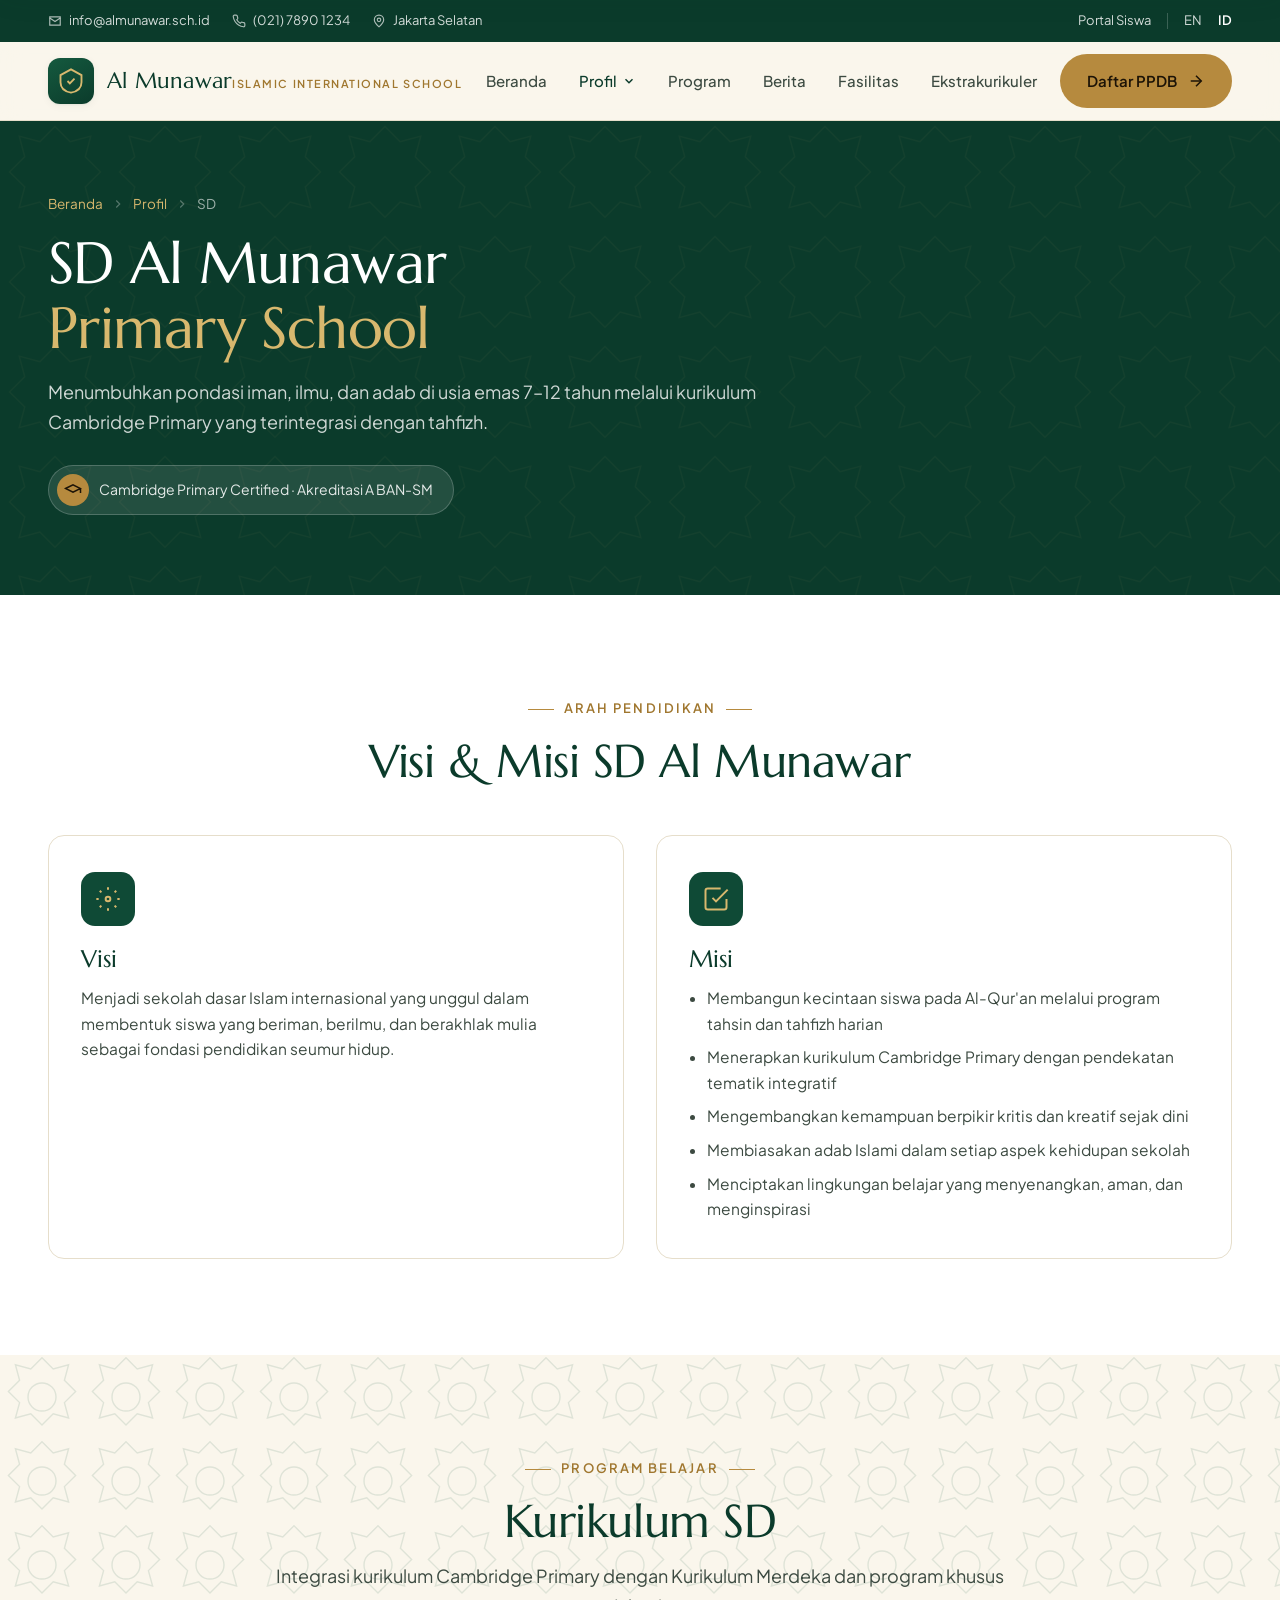
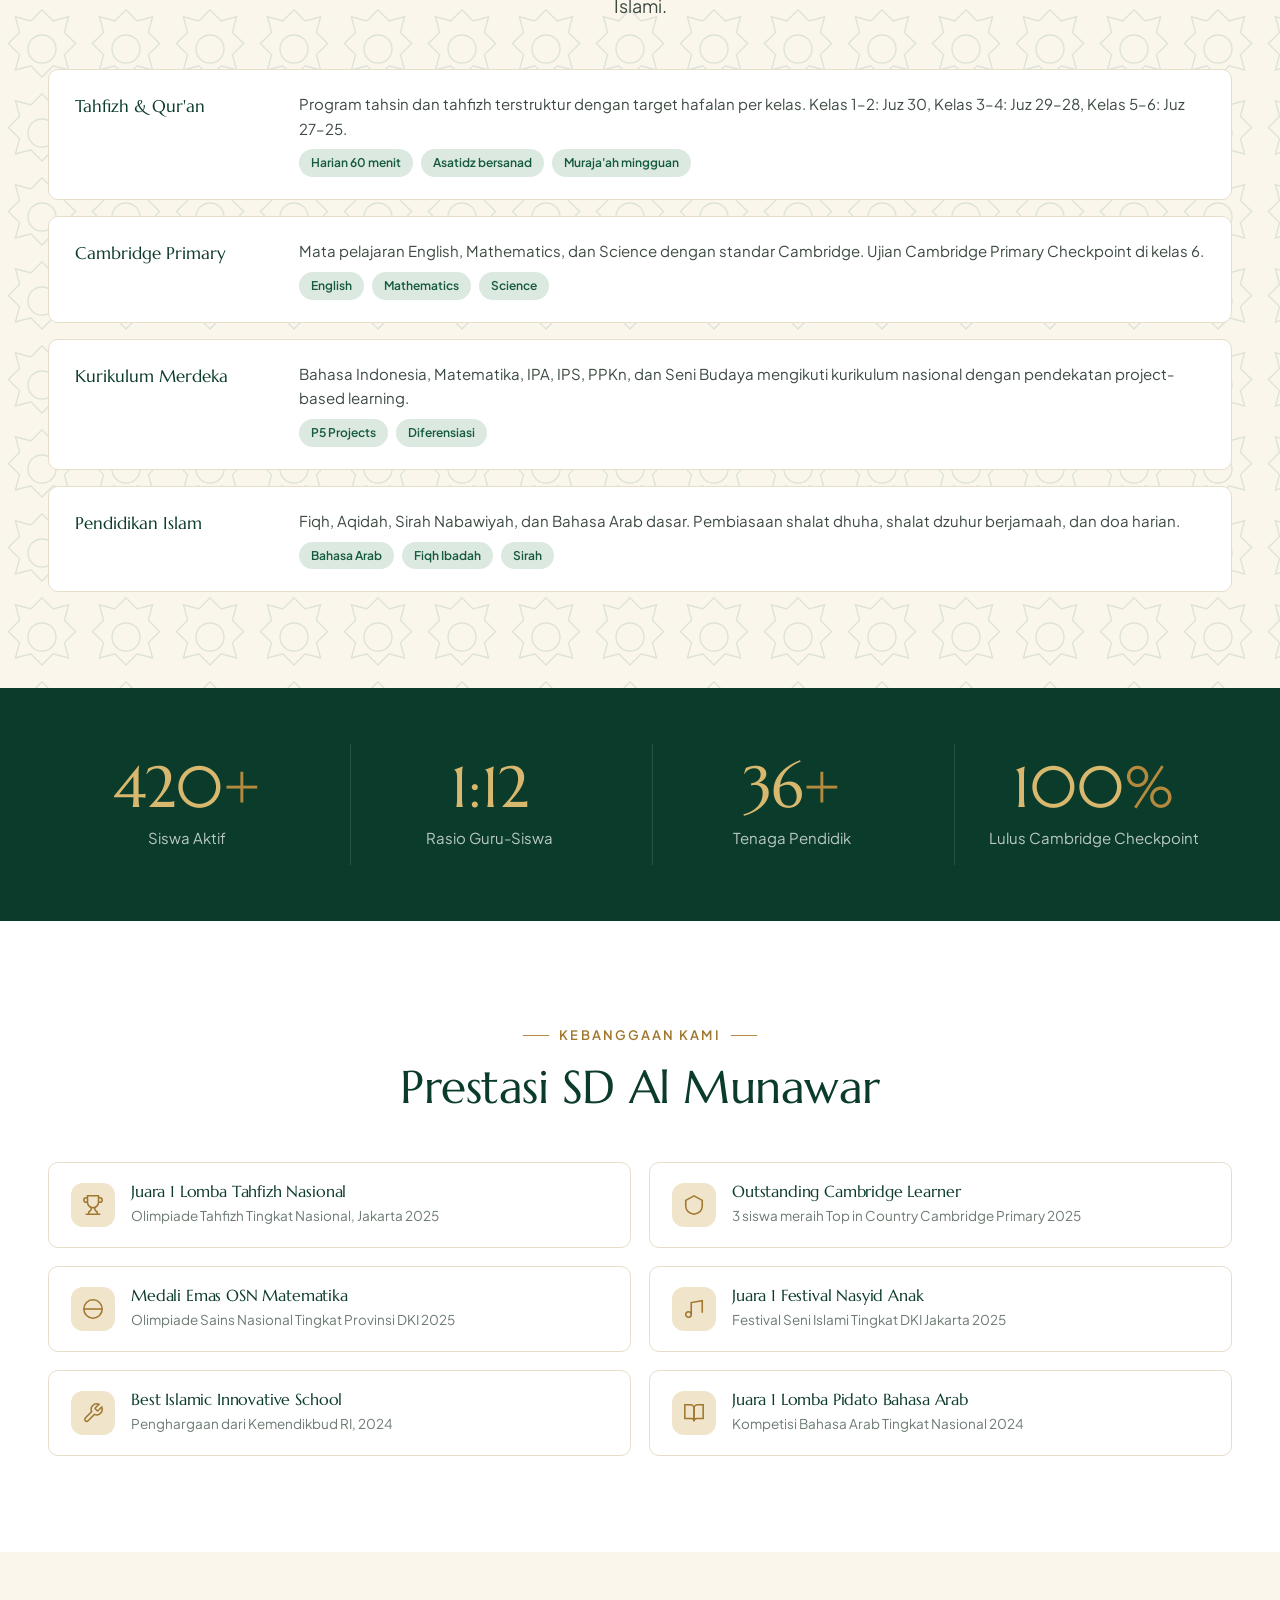
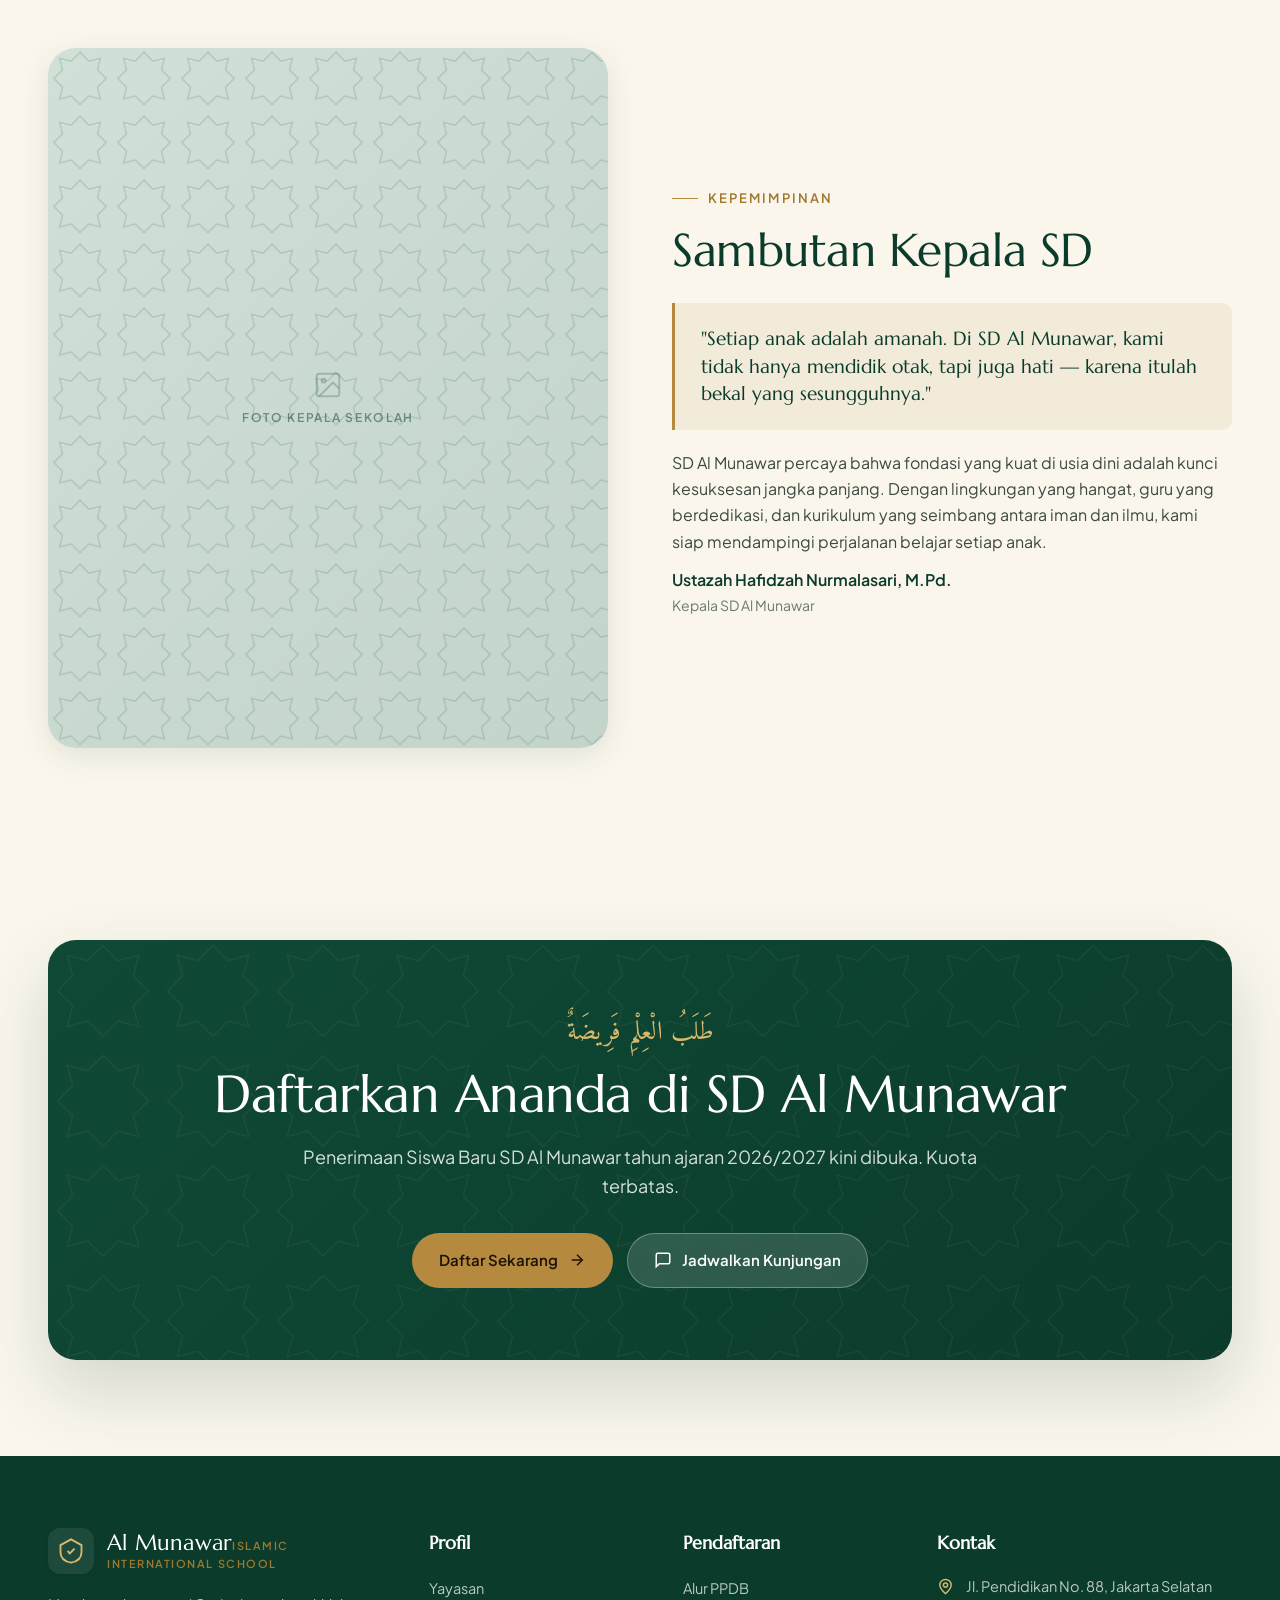
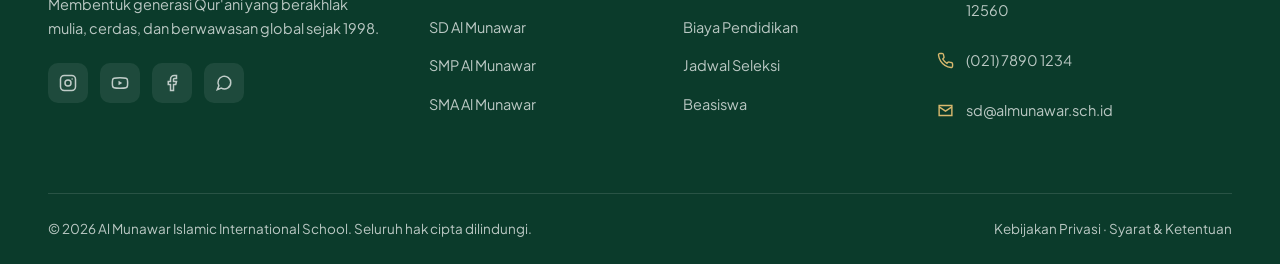
<file: profil-sd.html>
<!DOCTYPE html>
<html lang="id">
<head>
<meta charset="UTF-8" />
<meta name="viewport" content="width=device-width, initial-scale=1.0" />
<title>Profil SD — Al Munawar Islamic International School</title>
<link rel="preconnect" href="https://fonts.googleapis.com" />
<link rel="preconnect" href="https://fonts.gstatic.com" crossorigin />
<link href="https://fonts.googleapis.com/css2?family=Marcellus&family=Plus+Jakarta+Sans:wght@400;500;600;700;800&family=Amiri:wght@400;700&display=swap" rel="stylesheet" />
<link rel="stylesheet" href="assets/styles.css" />
</head>
<body>

<!-- TOP BAR -->
<div class="topbar">
  <div class="wrap">
    <div class="tb-left">
      <span><svg viewBox="0 0 24 24" fill="none" stroke="currentColor" stroke-width="2"><path d="M3 5h18v14H3z"/><path d="m3 7 9 6 9-6"/></svg>info@almunawar.sch.id</span>
      <span><svg viewBox="0 0 24 24" fill="none" stroke="currentColor" stroke-width="2"><path d="M22 16.92v3a2 2 0 0 1-2.18 2 19.79 19.79 0 0 1-8.63-3.07 19.5 19.5 0 0 1-6-6 19.79 19.79 0 0 1-3.07-8.67A2 2 0 0 1 4.11 2h3a2 2 0 0 1 2 1.72c.13.96.36 1.9.7 2.81a2 2 0 0 1-.45 2.11L8.09 9.91a16 16 0 0 0 6 6l1.27-1.27a2 2 0 0 1 2.11-.45c.91.34 1.85.57 2.81.7A2 2 0 0 1 22 16.92z"/></svg>(021) 7890 1234</span>
      <span><svg viewBox="0 0 24 24" fill="none" stroke="currentColor" stroke-width="2"><circle cx="12" cy="10" r="3"/><path d="M12 2a8 8 0 0 0-8 8c0 5.4 8 12 8 12s8-6.6 8-12a8 8 0 0 0-8-8z"/></svg>Jakarta Selatan</span>
    </div>
    <div class="tb-right">
      <a href="#">Portal Siswa</a><span class="tb-divider"></span>
      <a href="#">EN</a><a href="#" style="color:#fff;font-weight:600;">ID</a>
    </div>
  </div>
</div>

<!-- HEADER -->
<header class="header">
  <div class="wrap nav">
    <a href="index.html" class="brand">
      <span class="brand-mark"><svg viewBox="0 0 24 24" fill="none" stroke="#D8B86E" stroke-width="1.6"><path d="M12 2 3 7v6c0 5 4 8 9 9 5-1 9-4 9-9V7l-9-5z"/><path d="m9 12 2 2 4-4"/></svg></span>
      <span class="brand-text"><span class="brand-name">Al Munawar</span><span class="brand-sub">Islamic International School</span></span>
    </a>
    <nav class="menu">
      <a href="index.html">Beranda</a>
      <div class="has-dropdown">
        <a href="#" class="active">Profil <svg class="caret" viewBox="0 0 24 24" fill="none" stroke="currentColor" stroke-width="2.5"><path d="m6 9 6 6 6-6"/></svg></a>
        <div class="dropdown">
          <a href="profil-yayasan.html"><span class="dd-icon"><svg viewBox="0 0 24 24" fill="none" stroke="currentColor" stroke-width="1.7"><path d="M3 9l9-7 9 7v11a2 2 0 0 1-2 2H5a2 2 0 0 1-2-2z"/><polyline points="9 22 9 12 15 12 15 22"/></svg></span>Yayasan</a>
          <div class="dropdown-divider"></div>
          <a href="profil-sd.html"><span class="dd-icon"><svg viewBox="0 0 24 24" fill="none" stroke="currentColor" stroke-width="1.7"><path d="M22 10v6M2 10l10-5 10 5-10 5z"/><path d="M6 12v5c3 3 9 3 12 0v-5"/></svg></span>SD</a>
          <a href="profil-smp.html"><span class="dd-icon"><svg viewBox="0 0 24 24" fill="none" stroke="currentColor" stroke-width="1.7"><path d="M2 3h6a4 4 0 0 1 4 4v14a3 3 0 0 0-3-3H2z"/><path d="M22 3h-6a4 4 0 0 0-4 4v14a3 3 0 0 1 3-3h7z"/></svg></span>SMP</a>
          <a href="profil-sma.html"><span class="dd-icon"><svg viewBox="0 0 24 24" fill="none" stroke="currentColor" stroke-width="1.7"><path d="M12 2 3 7v6c0 5 4 8 9 9 5-1 9-4 9-9V7l-9-5z"/><path d="m9 12 2 2 4-4"/></svg></span>SMA</a>
        </div>
      </div>
      <a href="index.html#program">Program</a>
      <a href="index.html#berita">Berita</a>
      <a href="index.html#fasilitas">Fasilitas</a>
      <a href="index.html#ekskul">Ekstrakurikuler</a>
    </nav>
    <div class="nav-cta">
      <a href="index.html#ppdb" class="btn btn--gold">Daftar PPDB <svg viewBox="0 0 24 24" fill="none" stroke="currentColor" stroke-width="2"><path d="M5 12h14"/><path d="m12 5 7 7-7 7"/></svg></a>
      <button class="menu-toggle" aria-label="Buka menu" aria-expanded="false"><span></span><span></span><span></span></button>
    </div>
  </div>
</header>

<div class="mobile-menu">
  <a href="index.html">Beranda</a>
  <button class="mob-toggle" aria-expanded="false">Profil <svg class="caret" viewBox="0 0 24 24" fill="none" stroke="currentColor" stroke-width="2.5"><path d="m6 9 6 6 6-6"/></svg></button>
  <div class="mob-dropdown">
    <a href="profil-yayasan.html">— Yayasan</a>
    <a href="profil-sd.html">— SD</a>
    <a href="profil-smp.html">— SMP</a>
    <a href="profil-sma.html">— SMA</a>
  </div>
  <a href="index.html#program">Program</a>
  <a href="index.html#berita">Berita</a>
  <a href="index.html#fasilitas">Fasilitas</a>
  <a href="index.html#ekskul">Ekstrakurikuler</a>
  <a href="index.html#ppdb" class="btn btn--gold">Daftar PPDB</a>
</div>

<!-- PAGE HERO -->
<section class="page-hero">
  <div class="wrap">
    <div class="breadcrumb">
      <a href="index.html">Beranda</a>
      <svg viewBox="0 0 24 24" fill="none" stroke="currentColor" stroke-width="2"><path d="m9 18 6-6-6-6"/></svg>
      <a href="profil-yayasan.html">Profil</a>
      <svg viewBox="0 0 24 24" fill="none" stroke="currentColor" stroke-width="2"><path d="m9 18 6-6-6-6"/></svg>
      <span>SD</span>
    </div>
    <h1>SD Al Munawar<br><span style="color:var(--gold-300);">Primary School</span></h1>
    <p class="lead">Menumbuhkan pondasi iman, ilmu, dan adab di usia emas 7–12 tahun melalui kurikulum Cambridge Primary yang terintegrasi dengan tahfizh.</p>
    <div class="ph-badge">
      <span><svg viewBox="0 0 24 24" fill="none" stroke="currentColor" stroke-width="2"><path d="M22 10v6M2 10l10-5 10 5-10 5z"/></svg></span>
      Cambridge Primary Certified · Akreditasi A BAN-SM
    </div>
  </div>
</section>

<!-- VISI MISI -->
<section class="section" style="background:var(--paper);">
  <div class="wrap">
    <div class="center reveal" style="margin-bottom:48px;">
      <span class="eyebrow eyebrow--center">Arah Pendidikan</span>
      <h2 class="section-title">Visi & Misi SD Al Munawar</h2>
    </div>
    <div class="vm-grid">
      <div class="vm-card reveal">
        <div class="vm-icon"><svg viewBox="0 0 24 24" fill="none" stroke="currentColor" stroke-width="1.7"><circle cx="12" cy="12" r="2"/><path d="M12 2v2M12 20v2M4.93 4.93l1.41 1.41M17.66 17.66l1.41 1.41M2 12h2M20 12h2M4.93 19.07l1.41-1.41M17.66 6.34l1.41-1.41"/></svg></div>
        <h3>Visi</h3>
        <p>Menjadi sekolah dasar Islam internasional yang unggul dalam membentuk siswa yang beriman, berilmu, dan berakhlak mulia sebagai fondasi pendidikan seumur hidup.</p>
      </div>
      <div class="vm-card reveal">
        <div class="vm-icon"><svg viewBox="0 0 24 24" fill="none" stroke="currentColor" stroke-width="1.7"><path d="M9 11l3 3L22 4"/><path d="M21 12v7a2 2 0 0 1-2 2H5a2 2 0 0 1-2-2V5a2 2 0 0 1 2-2h11"/></svg></div>
        <h3>Misi</h3>
        <ul>
          <li>Membangun kecintaan siswa pada Al-Qur'an melalui program tahsin dan tahfizh harian</li>
          <li>Menerapkan kurikulum Cambridge Primary dengan pendekatan tematik integratif</li>
          <li>Mengembangkan kemampuan berpikir kritis dan kreatif sejak dini</li>
          <li>Membiasakan adab Islami dalam setiap aspek kehidupan sekolah</li>
          <li>Menciptakan lingkungan belajar yang menyenangkan, aman, dan menginspirasi</li>
        </ul>
      </div>
    </div>
  </div>
</section>

<!-- KURIKULUM -->
<section class="section pattern-bg">
  <div class="wrap">
    <div class="center reveal" style="margin-bottom:48px;">
      <span class="eyebrow eyebrow--center">Program Belajar</span>
      <h2 class="section-title">Kurikulum SD</h2>
      <p class="section-lead">Integrasi kurikulum Cambridge Primary dengan Kurikulum Merdeka dan program khusus Islami.</p>
    </div>
    <div class="curri-grid reveal">
      <div class="curri-item">
        <div class="ci-label">Tahfizh & Qur'an</div>
        <div class="ci-desc">
          Program tahsin dan tahfizh terstruktur dengan target hafalan per kelas. Kelas 1–2: Juz 30, Kelas 3–4: Juz 29–28, Kelas 5–6: Juz 27–25.
          <div class="ci-tags"><span class="ci-tag">Harian 60 menit</span><span class="ci-tag">Asatidz bersanad</span><span class="ci-tag">Muraja'ah mingguan</span></div>
        </div>
      </div>
      <div class="curri-item">
        <div class="ci-label">Cambridge Primary</div>
        <div class="ci-desc">
          Mata pelajaran English, Mathematics, dan Science dengan standar Cambridge. Ujian Cambridge Primary Checkpoint di kelas 6.
          <div class="ci-tags"><span class="ci-tag">English</span><span class="ci-tag">Mathematics</span><span class="ci-tag">Science</span></div>
        </div>
      </div>
      <div class="curri-item">
        <div class="ci-label">Kurikulum Merdeka</div>
        <div class="ci-desc">
          Bahasa Indonesia, Matematika, IPA, IPS, PPKn, dan Seni Budaya mengikuti kurikulum nasional dengan pendekatan project-based learning.
          <div class="ci-tags"><span class="ci-tag">P5 Projects</span><span class="ci-tag">Diferensiasi</span></div>
        </div>
      </div>
      <div class="curri-item">
        <div class="ci-label">Pendidikan Islam</div>
        <div class="ci-desc">
          Fiqh, Aqidah, Sirah Nabawiyah, dan Bahasa Arab dasar. Pembiasaan shalat dhuha, shalat dzuhur berjamaah, dan doa harian.
          <div class="ci-tags"><span class="ci-tag">Bahasa Arab</span><span class="ci-tag">Fiqh Ibadah</span><span class="ci-tag">Sirah</span></div>
        </div>
      </div>
    </div>
  </div>
</section>

<!-- STATISTIK -->
<section class="stat-strip">
  <div class="wrap">
    <div class="stat-grid">
      <div class="stat reveal"><div class="s-num">420<span class="suf">+</span></div><div class="s-label">Siswa Aktif</div></div>
      <div class="stat reveal"><div class="s-num">1:12<span class="suf"></span></div><div class="s-label">Rasio Guru-Siswa</div></div>
      <div class="stat reveal"><div class="s-num">36<span class="suf">+</span></div><div class="s-label">Tenaga Pendidik</div></div>
      <div class="stat reveal"><div class="s-num">100<span class="suf">%</span></div><div class="s-label">Lulus Cambridge Checkpoint</div></div>
    </div>
  </div>
</section>

<!-- PRESTASI -->
<section class="section" style="background:var(--paper);">
  <div class="wrap">
    <div class="center reveal" style="margin-bottom:48px;">
      <span class="eyebrow eyebrow--center">Kebanggaan Kami</span>
      <h2 class="section-title">Prestasi SD Al Munawar</h2>
    </div>
    <div class="achieve-grid">
      <div class="achieve-item reveal">
        <div class="ai-icon"><svg viewBox="0 0 24 24" fill="none" stroke="currentColor" stroke-width="1.7"><path d="M6 9H4.5a2.5 2.5 0 0 1 0-5H6M18 9h1.5a2.5 2.5 0 0 0 0-5H18M4 22h16M10 14.66V17c0 .55-.47.98-.97 1.21C7.85 18.75 7 20.24 7 22M14 14.66V17c0 .55.47.98.97 1.21C16.15 18.75 17 20.24 17 22M18 2H6v7a6 6 0 0 0 12 0V2z"/></svg></div>
        <div><h3>Juara 1 Lomba Tahfizh Nasional</h3><p>Olimpiade Tahfizh Tingkat Nasional, Jakarta 2025</p></div>
      </div>
      <div class="achieve-item reveal">
        <div class="ai-icon"><svg viewBox="0 0 24 24" fill="none" stroke="currentColor" stroke-width="1.7"><path d="M12 2 3 7v6c0 5 4 8 9 9 5-1 9-4 9-9V7l-9-5z"/></svg></div>
        <div><h3>Outstanding Cambridge Learner</h3><p>3 siswa meraih Top in Country Cambridge Primary 2025</p></div>
      </div>
      <div class="achieve-item reveal">
        <div class="ai-icon"><svg viewBox="0 0 24 24" fill="none" stroke="currentColor" stroke-width="1.7"><circle cx="12" cy="12" r="10"/><path d="M2 12h20"/></svg></div>
      <div><h3>Medali Emas OSN Matematika</h3><p>Olimpiade Sains Nasional Tingkat Provinsi DKI 2025</p></div>
      </div>
      <div class="achieve-item reveal">
        <div class="ai-icon"><svg viewBox="0 0 24 24" fill="none" stroke="currentColor" stroke-width="1.7"><path d="M9 18V5l12-2v13"/><circle cx="6" cy="18" r="3"/></svg></div>
        <div><h3>Juara 1 Festival Nasyid Anak</h3><p>Festival Seni Islami Tingkat DKI Jakarta 2025</p></div>
      </div>
      <div class="achieve-item reveal">
        <div class="ai-icon"><svg viewBox="0 0 24 24" fill="none" stroke="currentColor" stroke-width="1.7"><path d="M14.7 6.3a1 1 0 0 0 0 1.4l1.6 1.6a1 1 0 0 0 1.4 0l3.77-3.77a6 6 0 0 1-7.94 7.94l-6.91 6.91a2.12 2.12 0 0 1-3-3l6.91-6.91a6 6 0 0 1 7.94-7.94l-3.76 3.76z"/></svg></div>
        <div><h3>Best Islamic Innovative School</h3><p>Penghargaan dari Kemendikbud RI, 2024</p></div>
      </div>
      <div class="achieve-item reveal">
        <div class="ai-icon"><svg viewBox="0 0 24 24" fill="none" stroke="currentColor" stroke-width="1.7"><path d="M2 3h6a4 4 0 0 1 4 4v14a3 3 0 0 0-3-3H2z"/><path d="M22 3h-6a4 4 0 0 0-4 4v14a3 3 0 0 1 3-3h7z"/></svg></div>
        <div><h3>Juara 1 Lomba Pidato Bahasa Arab</h3><p>Kompetisi Bahasa Arab Tingkat Nasional 2024</p></div>
      </div>
    </div>
  </div>
</section>

<!-- KEPALA SEKOLAH -->
<section class="section" style="background:var(--cream);">
  <div class="wrap about-grid">
    <div class="about-visual reveal">
      <div class="ph" style="aspect-ratio:4/5;border-radius:var(--radius-lg);box-shadow:var(--shadow-md);">
        <span class="ph-label"><svg viewBox="0 0 24 24" fill="none" stroke="currentColor" stroke-width="1.6"><rect x="3" y="3" width="18" height="18" rx="2"/><circle cx="8.5" cy="8.5" r="1.5"/><path d="m21 15-5-5L5 21"/></svg>Foto Kepala Sekolah</span>
      </div>
    </div>
    <div class="about-copy reveal">
      <span class="eyebrow">Kepemimpinan</span>
      <h2 class="section-title">Sambutan Kepala SD</h2>
      <blockquote class="about-quote">"Setiap anak adalah amanah. Di SD Al Munawar, kami tidak hanya mendidik otak, tapi juga hati — karena itulah bekal yang sesungguhnya."</blockquote>
      <p style="font-size:16px;color:var(--ink-2);margin-top:20px;">SD Al Munawar percaya bahwa fondasi yang kuat di usia dini adalah kunci kesuksesan jangka panjang. Dengan lingkungan yang hangat, guru yang berdedikasi, dan kurikulum yang seimbang antara iman dan ilmu, kami siap mendampingi perjalanan belajar setiap anak.</p>
      <p style="margin-top:12px;font-size:16px;font-weight:600;color:var(--green-900);">Ustazah Hafidzah Nurmalasari, M.Pd.</p>
      <p style="font-size:14px;color:var(--muted);">Kepala SD Al Munawar</p>
    </div>
  </div>
</section>

<!-- CTA -->
<section class="cta-band">
  <div class="wrap">
    <div class="cta-card reveal">
      <p class="arabic">طَلَبُ الْعِلْمِ فَرِيضَةٌ</p>
      <h2>Daftarkan Ananda di SD Al Munawar</h2>
      <p>Penerimaan Siswa Baru SD Al Munawar tahun ajaran 2026/2027 kini dibuka. Kuota terbatas.</p>
      <div class="cta-actions">
        <a href="index.html#ppdb" class="btn btn--gold">Daftar Sekarang <svg viewBox="0 0 24 24" fill="none" stroke="currentColor" stroke-width="2"><path d="M5 12h14"/><path d="m12 5 7 7-7 7"/></svg></a>
        <a href="#" class="btn btn--light"><svg viewBox="0 0 24 24" fill="none" stroke="currentColor" stroke-width="2"><path d="M21 15a2 2 0 0 1-2 2H7l-4 4V5a2 2 0 0 1 2-2h14a2 2 0 0 1 2 2z"/></svg>Jadwalkan Kunjungan</a>
      </div>
    </div>
  </div>
</section>

<!-- FOOTER -->
<footer class="footer">
  <div class="wrap">
    <div class="foot-grid">
      <div>
        <a href="index.html" class="brand">
          <span class="brand-mark"><svg viewBox="0 0 24 24" fill="none" stroke="#D8B86E" stroke-width="1.6"><path d="M12 2 3 7v6c0 5 4 8 9 9 5-1 9-4 9-9V7l-9-5z"/><path d="m9 12 2 2 4-4"/></svg></span>
          <span class="brand-text"><span class="brand-name">Al Munawar</span><span class="brand-sub">Islamic International School</span></span>
        </a>
        <p class="about">Membentuk generasi Qur'ani yang berakhlak mulia, cerdas, dan berwawasan global sejak 1998.</p>
        <div class="foot-social">
          <a href="#" aria-label="Instagram"><svg viewBox="0 0 24 24" fill="none" stroke="currentColor" stroke-width="2"><rect x="2" y="2" width="20" height="20" rx="5"/><circle cx="12" cy="12" r="4"/><circle cx="17.5" cy="6.5" r="1" fill="currentColor" stroke="none"/></svg></a>
          <a href="#" aria-label="YouTube"><svg viewBox="0 0 24 24" fill="none" stroke="currentColor" stroke-width="2"><path d="M22 8.5a3 3 0 0 0-2-2.8C18 5 12 5 12 5s-6 0-8 .7a3 3 0 0 0-2 2.8 31 31 0 0 0 0 7 3 3 0 0 0 2 2.8c2 .7 8 .7 8 .7s6 0 8-.7a3 3 0 0 0 2-2.8 31 31 0 0 0 0-7z"/><path d="m10 15 5-3-5-3z" fill="currentColor" stroke="none"/></svg></a>
          <a href="#" aria-label="Facebook"><svg viewBox="0 0 24 24" fill="none" stroke="currentColor" stroke-width="2"><path d="M18 2h-3a5 5 0 0 0-5 5v3H7v4h3v8h4v-8h3l1-4h-4V7a1 1 0 0 1 1-1h3z"/></svg></a>
          <a href="#" aria-label="WhatsApp"><svg viewBox="0 0 24 24" fill="none" stroke="currentColor" stroke-width="2"><path d="M21 11.5a8.5 8.5 0 0 1-12.6 7.4L3 21l2.1-5.4A8.5 8.5 0 1 1 21 11.5z"/></svg></a>
        </div>
      </div>
      <div class="foot-col"><h4>Profil</h4><ul>
        <li><a href="profil-yayasan.html">Yayasan</a></li>
        <li><a href="profil-sd.html">SD Al Munawar</a></li>
        <li><a href="profil-smp.html">SMP Al Munawar</a></li>
        <li><a href="profil-sma.html">SMA Al Munawar</a></li>
      </ul></div>
      <div class="foot-col"><h4>Pendaftaran</h4><ul>
        <li><a href="index.html#ppdb">Alur PPDB</a></li>
        <li><a href="#">Biaya Pendidikan</a></li>
        <li><a href="#">Jadwal Seleksi</a></li>
        <li><a href="#">Beasiswa</a></li>
      </ul></div>
      <div class="foot-col"><h4>Kontak</h4><ul class="foot-contact">
        <li><svg viewBox="0 0 24 24" fill="none" stroke="currentColor" stroke-width="2"><circle cx="12" cy="10" r="3"/><path d="M12 2a8 8 0 0 0-8 8c0 5.4 8 12 8 12s8-6.6 8-12a8 8 0 0 0-8-8z"/></svg>Jl. Pendidikan No. 88, Jakarta Selatan 12560</li>
        <li><svg viewBox="0 0 24 24" fill="none" stroke="currentColor" stroke-width="2"><path d="M22 16.92v3a2 2 0 0 1-2.18 2 19.79 19.79 0 0 1-8.63-3.07 19.5 19.5 0 0 1-6-6 19.79 19.79 0 0 1-3.07-8.67A2 2 0 0 1 4.11 2h3a2 2 0 0 1 2 1.72c.13.96.36 1.9.7 2.81a2 2 0 0 1-.45 2.11L8.09 9.91a16 16 0 0 0 6 6l1.27-1.27a2 2 0 0 1 2.11-.45c.91.34 1.85.57 2.81.7A2 2 0 0 1 22 16.92z"/></svg>(021) 7890 1234</li>
        <li><svg viewBox="0 0 24 24" fill="none" stroke="currentColor" stroke-width="2"><path d="M3 5h18v14H3z"/><path d="m3 7 9 6 9-6"/></svg>sd@almunawar.sch.id</li>
      </ul></div>
    </div>
    <div class="foot-bottom">
      <span>© 2026 Al Munawar Islamic International School. Seluruh hak cipta dilindungi.</span>
      <span>Kebijakan Privasi · Syarat &amp; Ketentuan</span>
    </div>
  </div>
</footer>

<script src="assets/script.js"></script>
</body>
</html>
</file>
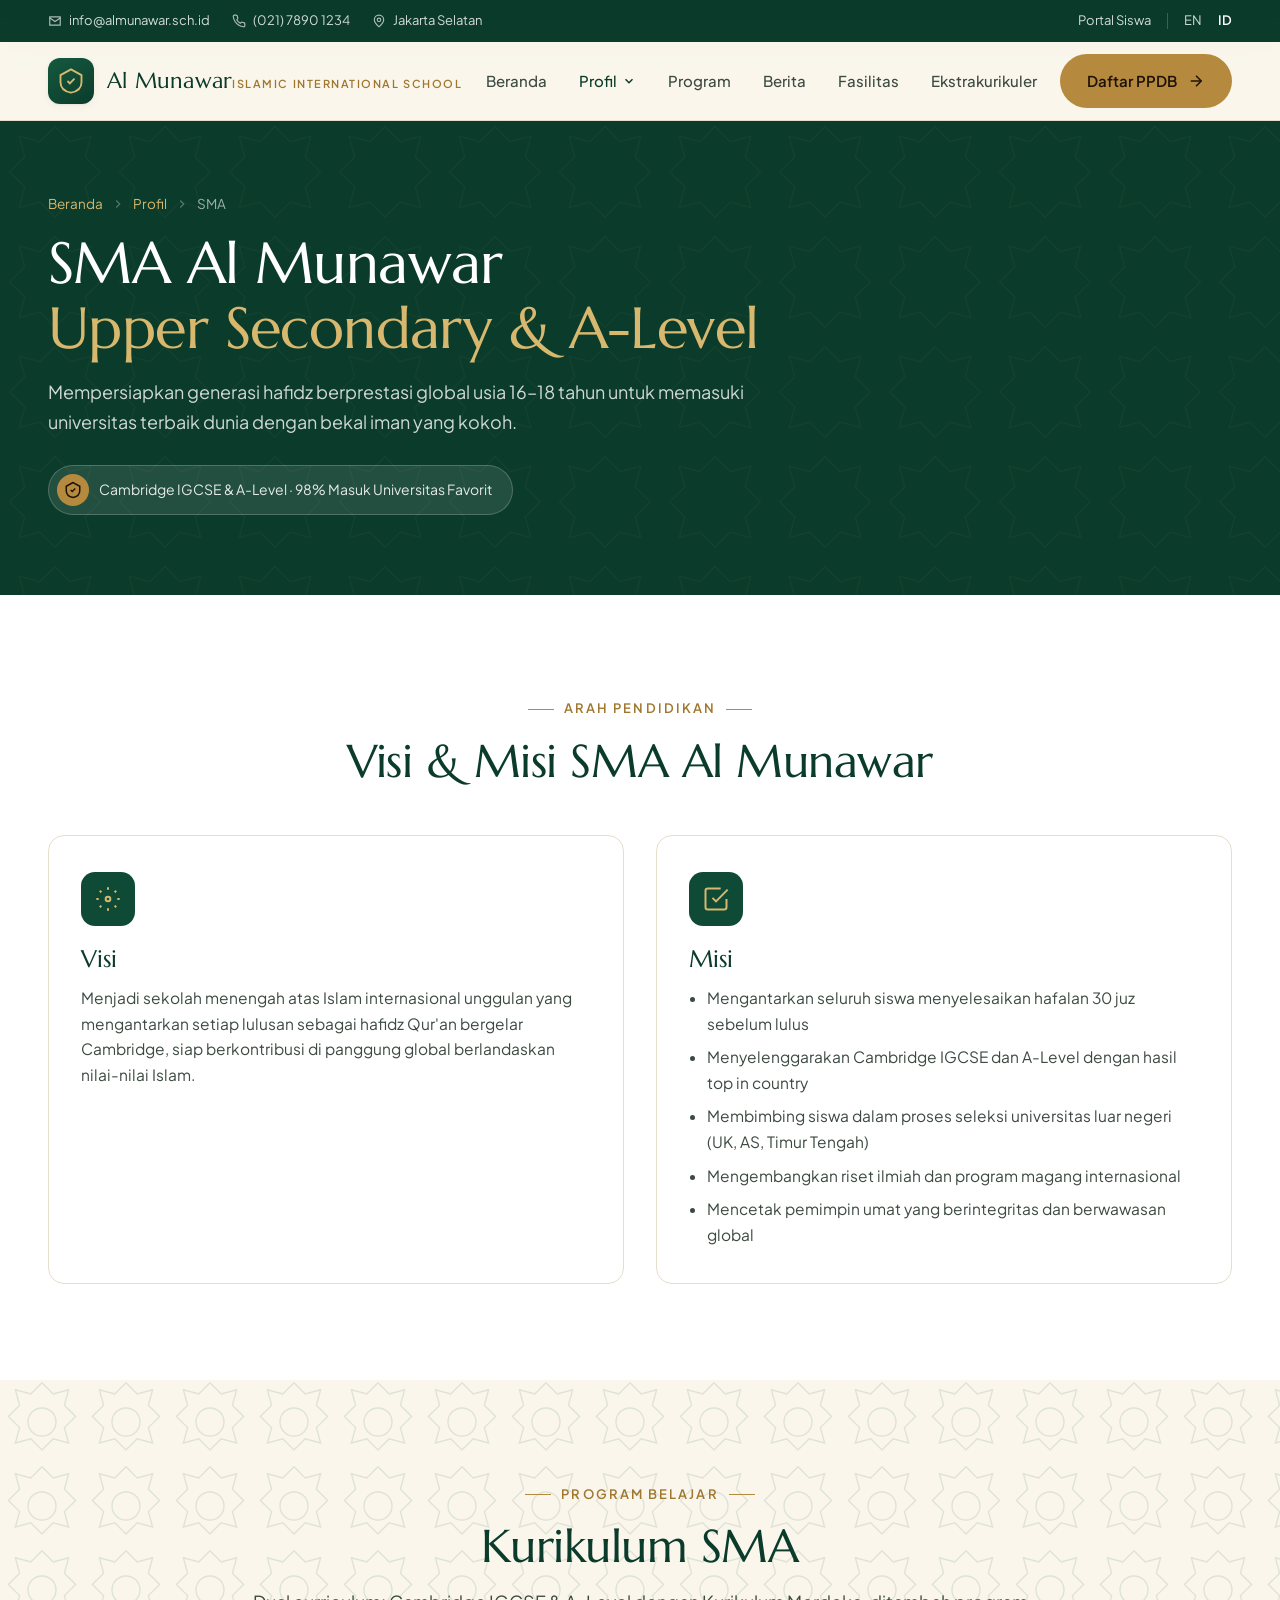
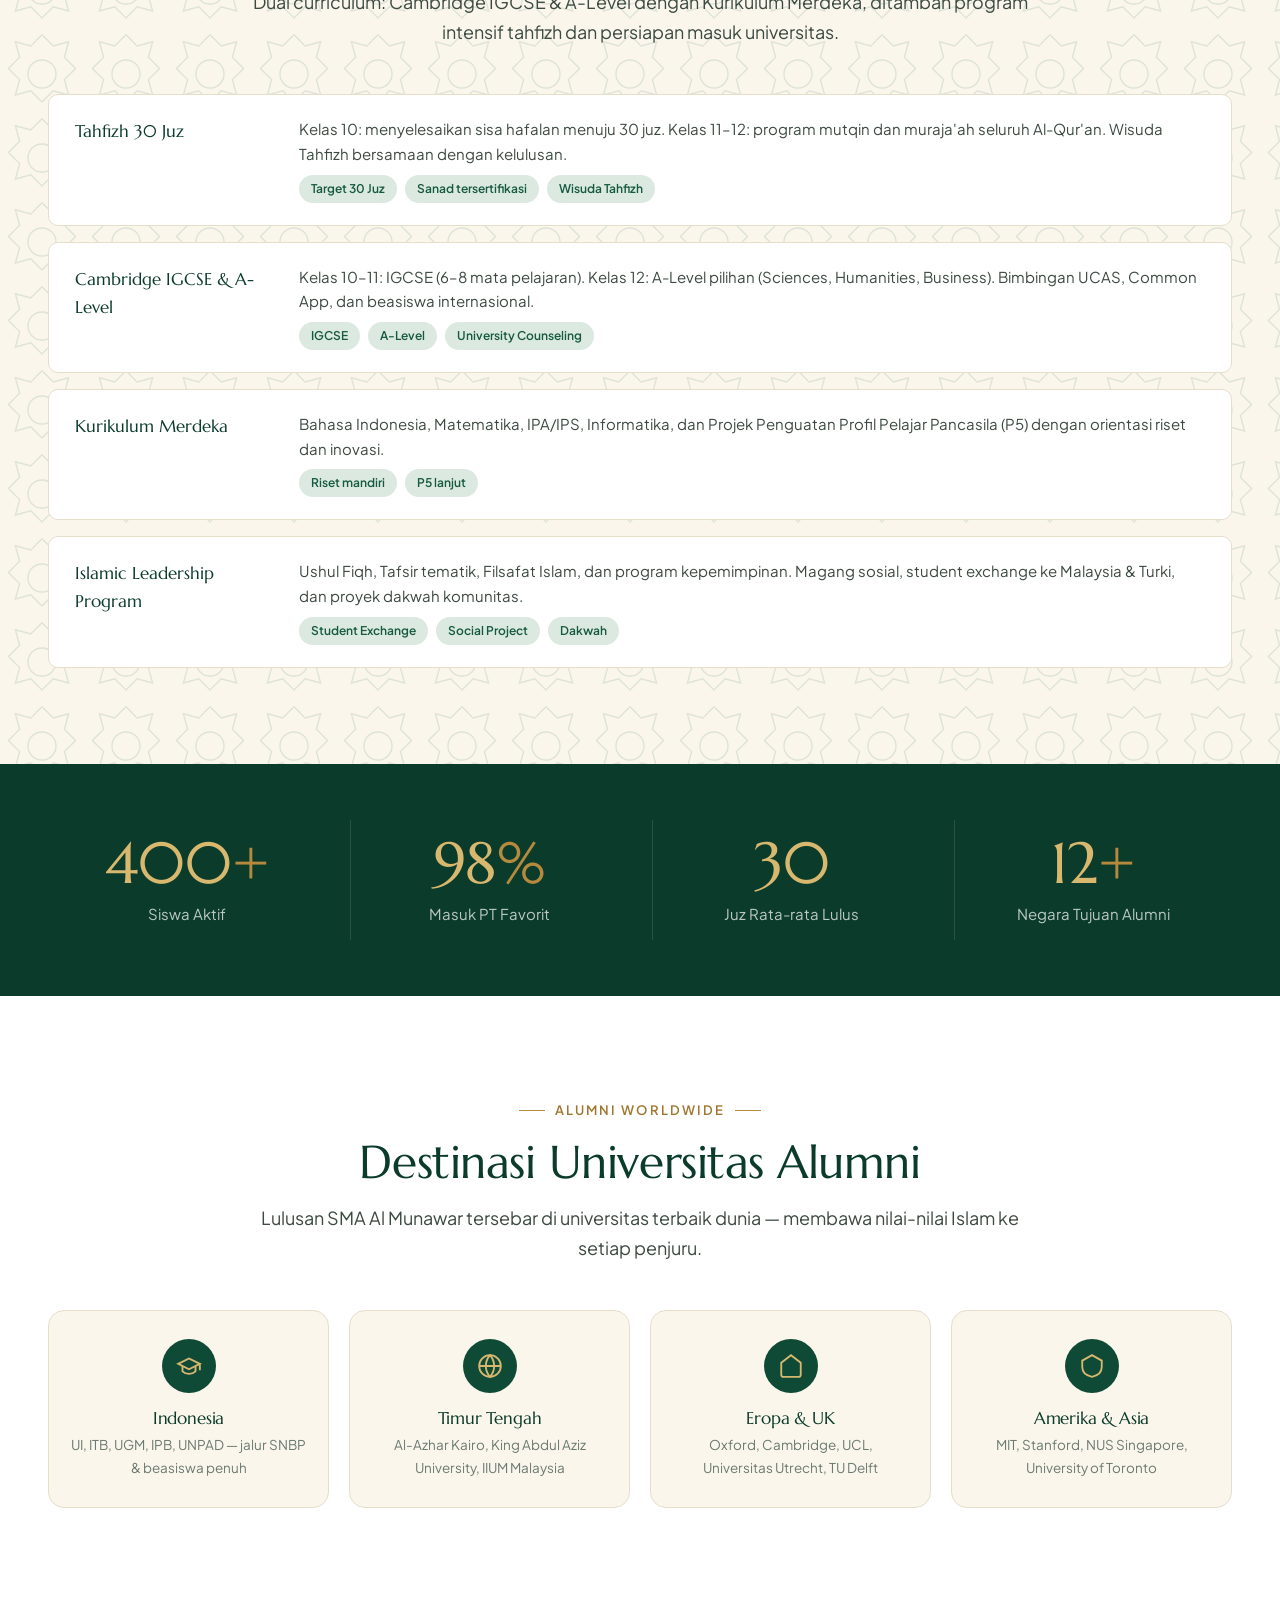
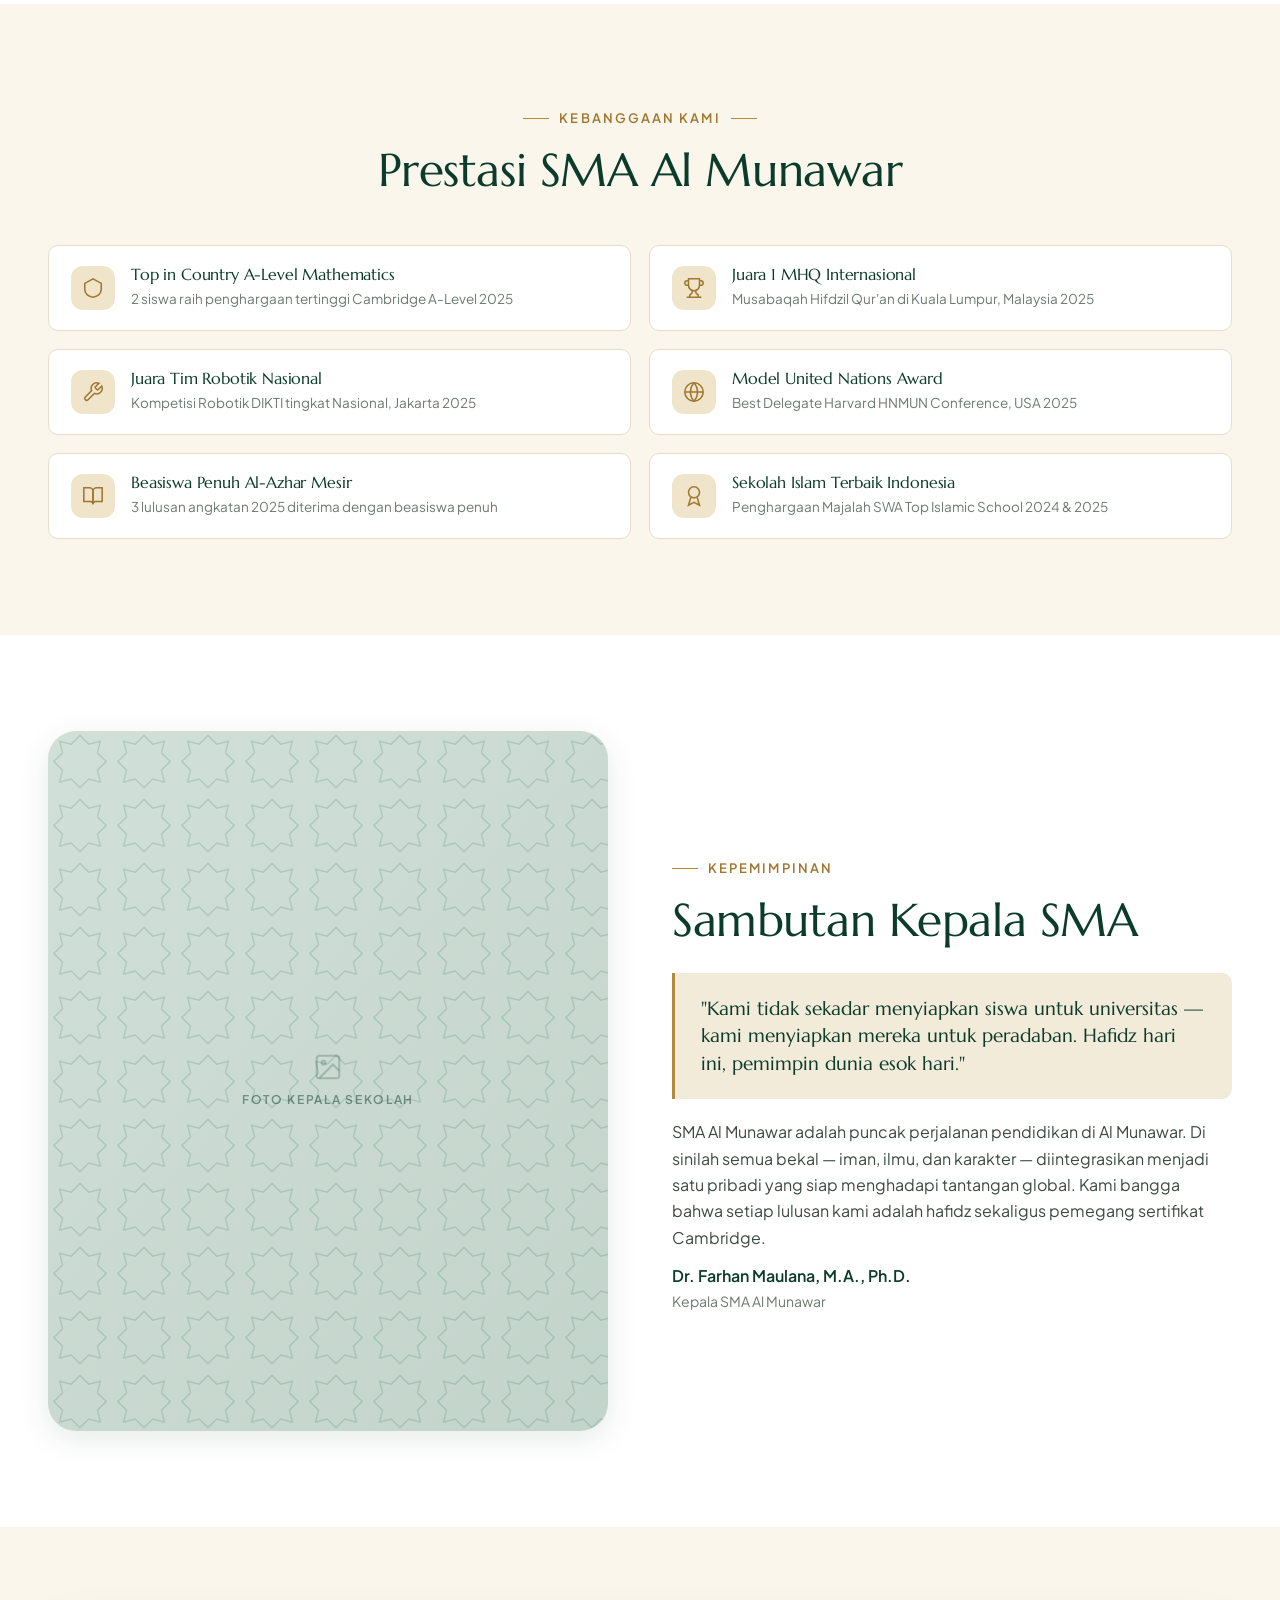
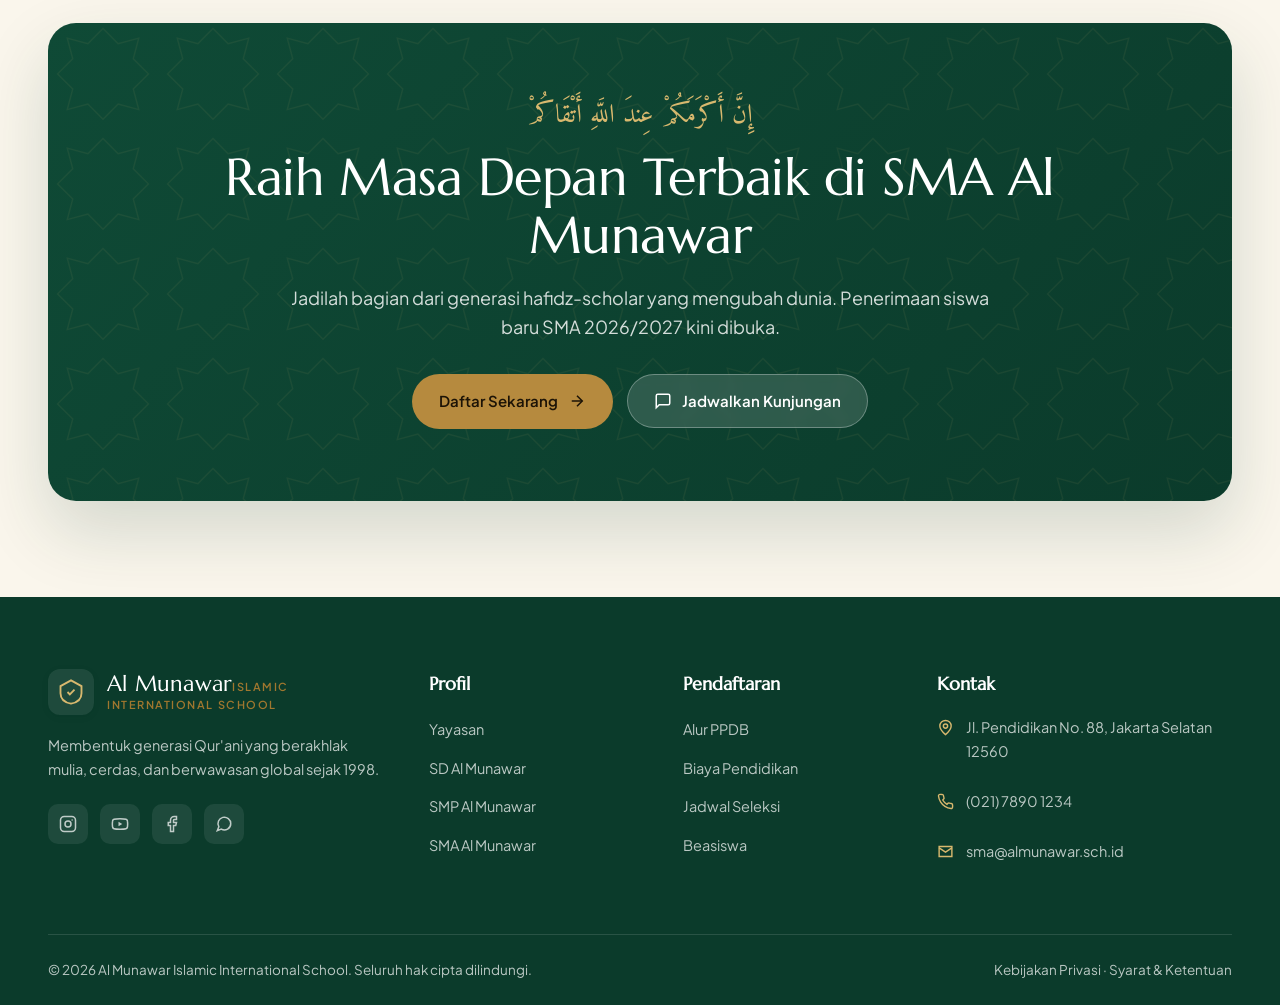
<file: profil-sma.html>
<!DOCTYPE html>
<html lang="id">
<head>
<meta charset="UTF-8" />
<meta name="viewport" content="width=device-width, initial-scale=1.0" />
<title>Profil SMA — Al Munawar Islamic International School</title>
<link rel="preconnect" href="https://fonts.googleapis.com" />
<link rel="preconnect" href="https://fonts.gstatic.com" crossorigin />
<link href="https://fonts.googleapis.com/css2?family=Marcellus&family=Plus+Jakarta+Sans:wght@400;500;600;700;800&family=Amiri:wght@400;700&display=swap" rel="stylesheet" />
<link rel="stylesheet" href="assets/styles.css" />
</head>
<body>

<!-- TOP BAR -->
<div class="topbar">
  <div class="wrap">
    <div class="tb-left">
      <span><svg viewBox="0 0 24 24" fill="none" stroke="currentColor" stroke-width="2"><path d="M3 5h18v14H3z"/><path d="m3 7 9 6 9-6"/></svg>info@almunawar.sch.id</span>
      <span><svg viewBox="0 0 24 24" fill="none" stroke="currentColor" stroke-width="2"><path d="M22 16.92v3a2 2 0 0 1-2.18 2 19.79 19.79 0 0 1-8.63-3.07 19.5 19.5 0 0 1-6-6 19.79 19.79 0 0 1-3.07-8.67A2 2 0 0 1 4.11 2h3a2 2 0 0 1 2 1.72c.13.96.36 1.9.7 2.81a2 2 0 0 1-.45 2.11L8.09 9.91a16 16 0 0 0 6 6l1.27-1.27a2 2 0 0 1 2.11-.45c.91.34 1.85.57 2.81.7A2 2 0 0 1 22 16.92z"/></svg>(021) 7890 1234</span>
      <span><svg viewBox="0 0 24 24" fill="none" stroke="currentColor" stroke-width="2"><circle cx="12" cy="10" r="3"/><path d="M12 2a8 8 0 0 0-8 8c0 5.4 8 12 8 12s8-6.6 8-12a8 8 0 0 0-8-8z"/></svg>Jakarta Selatan</span>
    </div>
    <div class="tb-right">
      <a href="#">Portal Siswa</a><span class="tb-divider"></span>
      <a href="#">EN</a><a href="#" style="color:#fff;font-weight:600;">ID</a>
    </div>
  </div>
</div>

<!-- HEADER -->
<header class="header">
  <div class="wrap nav">
    <a href="index.html" class="brand">
      <span class="brand-mark"><svg viewBox="0 0 24 24" fill="none" stroke="#D8B86E" stroke-width="1.6"><path d="M12 2 3 7v6c0 5 4 8 9 9 5-1 9-4 9-9V7l-9-5z"/><path d="m9 12 2 2 4-4"/></svg></span>
      <span class="brand-text"><span class="brand-name">Al Munawar</span><span class="brand-sub">Islamic International School</span></span>
    </a>
    <nav class="menu">
      <a href="index.html">Beranda</a>
      <div class="has-dropdown">
        <a href="#" class="active">Profil <svg class="caret" viewBox="0 0 24 24" fill="none" stroke="currentColor" stroke-width="2.5"><path d="m6 9 6 6 6-6"/></svg></a>
        <div class="dropdown">
          <a href="profil-yayasan.html"><span class="dd-icon"><svg viewBox="0 0 24 24" fill="none" stroke="currentColor" stroke-width="1.7"><path d="M3 9l9-7 9 7v11a2 2 0 0 1-2 2H5a2 2 0 0 1-2-2z"/><polyline points="9 22 9 12 15 12 15 22"/></svg></span>Yayasan</a>
          <div class="dropdown-divider"></div>
          <a href="profil-sd.html"><span class="dd-icon"><svg viewBox="0 0 24 24" fill="none" stroke="currentColor" stroke-width="1.7"><path d="M22 10v6M2 10l10-5 10 5-10 5z"/><path d="M6 12v5c3 3 9 3 12 0v-5"/></svg></span>SD</a>
          <a href="profil-smp.html"><span class="dd-icon"><svg viewBox="0 0 24 24" fill="none" stroke="currentColor" stroke-width="1.7"><path d="M2 3h6a4 4 0 0 1 4 4v14a3 3 0 0 0-3-3H2z"/><path d="M22 3h-6a4 4 0 0 0-4 4v14a3 3 0 0 1 3-3h7z"/></svg></span>SMP</a>
          <a href="profil-sma.html"><span class="dd-icon"><svg viewBox="0 0 24 24" fill="none" stroke="currentColor" stroke-width="1.7"><path d="M12 2 3 7v6c0 5 4 8 9 9 5-1 9-4 9-9V7l-9-5z"/><path d="m9 12 2 2 4-4"/></svg></span>SMA</a>
        </div>
      </div>
      <a href="index.html#program">Program</a>
      <a href="index.html#berita">Berita</a>
      <a href="index.html#fasilitas">Fasilitas</a>
      <a href="index.html#ekskul">Ekstrakurikuler</a>
    </nav>
    <div class="nav-cta">
      <a href="index.html#ppdb" class="btn btn--gold">Daftar PPDB <svg viewBox="0 0 24 24" fill="none" stroke="currentColor" stroke-width="2"><path d="M5 12h14"/><path d="m12 5 7 7-7 7"/></svg></a>
      <button class="menu-toggle" aria-label="Buka menu" aria-expanded="false"><span></span><span></span><span></span></button>
    </div>
  </div>
</header>

<div class="mobile-menu">
  <a href="index.html">Beranda</a>
  <button class="mob-toggle" aria-expanded="false">Profil <svg class="caret" viewBox="0 0 24 24" fill="none" stroke="currentColor" stroke-width="2.5"><path d="m6 9 6 6 6-6"/></svg></button>
  <div class="mob-dropdown">
    <a href="profil-yayasan.html">— Yayasan</a>
    <a href="profil-sd.html">— SD</a>
    <a href="profil-smp.html">— SMP</a>
    <a href="profil-sma.html">— SMA</a>
  </div>
  <a href="index.html#program">Program</a>
  <a href="index.html#berita">Berita</a>
  <a href="index.html#fasilitas">Fasilitas</a>
  <a href="index.html#ekskul">Ekstrakurikuler</a>
  <a href="index.html#ppdb" class="btn btn--gold">Daftar PPDB</a>
</div>

<!-- PAGE HERO -->
<section class="page-hero">
  <div class="wrap">
    <div class="breadcrumb">
      <a href="index.html">Beranda</a>
      <svg viewBox="0 0 24 24" fill="none" stroke="currentColor" stroke-width="2"><path d="m9 18 6-6-6-6"/></svg>
      <a href="profil-yayasan.html">Profil</a>
      <svg viewBox="0 0 24 24" fill="none" stroke="currentColor" stroke-width="2"><path d="m9 18 6-6-6-6"/></svg>
      <span>SMA</span>
    </div>
    <h1>SMA Al Munawar<br><span style="color:var(--gold-300);">Upper Secondary & A-Level</span></h1>
    <p class="lead">Mempersiapkan generasi hafidz berprestasi global usia 16–18 tahun untuk memasuki universitas terbaik dunia dengan bekal iman yang kokoh.</p>
    <div class="ph-badge">
      <span><svg viewBox="0 0 24 24" fill="none" stroke="currentColor" stroke-width="2"><path d="M12 2 3 7v6c0 5 4 8 9 9 5-1 9-4 9-9V7l-9-5z"/><path d="m9 12 2 2 4-4"/></svg></span>
      Cambridge IGCSE & A-Level · 98% Masuk Universitas Favorit
    </div>
  </div>
</section>

<!-- VISI MISI -->
<section class="section" style="background:var(--paper);">
  <div class="wrap">
    <div class="center reveal" style="margin-bottom:48px;">
      <span class="eyebrow eyebrow--center">Arah Pendidikan</span>
      <h2 class="section-title">Visi & Misi SMA Al Munawar</h2>
    </div>
    <div class="vm-grid">
      <div class="vm-card reveal">
        <div class="vm-icon"><svg viewBox="0 0 24 24" fill="none" stroke="currentColor" stroke-width="1.7"><circle cx="12" cy="12" r="2"/><path d="M12 2v2M12 20v2M4.93 4.93l1.41 1.41M17.66 17.66l1.41 1.41M2 12h2M20 12h2M4.93 19.07l1.41-1.41M17.66 6.34l1.41-1.41"/></svg></div>
        <h3>Visi</h3>
        <p>Menjadi sekolah menengah atas Islam internasional unggulan yang mengantarkan setiap lulusan sebagai hafidz Qur'an bergelar Cambridge, siap berkontribusi di panggung global berlandaskan nilai-nilai Islam.</p>
      </div>
      <div class="vm-card reveal">
        <div class="vm-icon"><svg viewBox="0 0 24 24" fill="none" stroke="currentColor" stroke-width="1.7"><path d="M9 11l3 3L22 4"/><path d="M21 12v7a2 2 0 0 1-2 2H5a2 2 0 0 1-2-2V5a2 2 0 0 1 2-2h11"/></svg></div>
        <h3>Misi</h3>
        <ul>
          <li>Mengantarkan seluruh siswa menyelesaikan hafalan 30 juz sebelum lulus</li>
          <li>Menyelenggarakan Cambridge IGCSE dan A-Level dengan hasil top in country</li>
          <li>Membimbing siswa dalam proses seleksi universitas luar negeri (UK, AS, Timur Tengah)</li>
          <li>Mengembangkan riset ilmiah dan program magang internasional</li>
          <li>Mencetak pemimpin umat yang berintegritas dan berwawasan global</li>
        </ul>
      </div>
    </div>
  </div>
</section>

<!-- KURIKULUM -->
<section class="section pattern-bg">
  <div class="wrap">
    <div class="center reveal" style="margin-bottom:48px;">
      <span class="eyebrow eyebrow--center">Program Belajar</span>
      <h2 class="section-title">Kurikulum SMA</h2>
      <p class="section-lead">Dual curriculum: Cambridge IGCSE & A-Level dengan Kurikulum Merdeka, ditambah program intensif tahfizh dan persiapan masuk universitas.</p>
    </div>
    <div class="curri-grid reveal">
      <div class="curri-item">
        <div class="ci-label">Tahfizh 30 Juz</div>
        <div class="ci-desc">
          Kelas 10: menyelesaikan sisa hafalan menuju 30 juz. Kelas 11–12: program mutqin dan muraja'ah seluruh Al-Qur'an. Wisuda Tahfizh bersamaan dengan kelulusan.
          <div class="ci-tags"><span class="ci-tag">Target 30 Juz</span><span class="ci-tag">Sanad tersertifikasi</span><span class="ci-tag">Wisuda Tahfizh</span></div>
        </div>
      </div>
      <div class="curri-item">
        <div class="ci-label">Cambridge IGCSE & A-Level</div>
        <div class="ci-desc">
          Kelas 10–11: IGCSE (6–8 mata pelajaran). Kelas 12: A-Level pilihan (Sciences, Humanities, Business). Bimbingan UCAS, Common App, dan beasiswa internasional.
          <div class="ci-tags"><span class="ci-tag">IGCSE</span><span class="ci-tag">A-Level</span><span class="ci-tag">University Counseling</span></div>
        </div>
      </div>
      <div class="curri-item">
        <div class="ci-label">Kurikulum Merdeka</div>
        <div class="ci-desc">
          Bahasa Indonesia, Matematika, IPA/IPS, Informatika, dan Projek Penguatan Profil Pelajar Pancasila (P5) dengan orientasi riset dan inovasi.
          <div class="ci-tags"><span class="ci-tag">Riset mandiri</span><span class="ci-tag">P5 lanjut</span></div>
        </div>
      </div>
      <div class="curri-item">
        <div class="ci-label">Islamic Leadership Program</div>
        <div class="ci-desc">
          Ushul Fiqh, Tafsir tematik, Filsafat Islam, dan program kepemimpinan. Magang sosial, student exchange ke Malaysia & Turki, dan proyek dakwah komunitas.
          <div class="ci-tags"><span class="ci-tag">Student Exchange</span><span class="ci-tag">Social Project</span><span class="ci-tag">Dakwah</span></div>
        </div>
      </div>
    </div>
  </div>
</section>

<!-- STATISTIK -->
<section class="stat-strip">
  <div class="wrap">
    <div class="stat-grid">
      <div class="stat reveal"><div class="s-num">400<span class="suf">+</span></div><div class="s-label">Siswa Aktif</div></div>
      <div class="stat reveal"><div class="s-num">98<span class="suf">%</span></div><div class="s-label">Masuk PT Favorit</div></div>
      <div class="stat reveal"><div class="s-num">30<span class="suf"></span></div><div class="s-label">Juz Rata-rata Lulus</div></div>
      <div class="stat reveal"><div class="s-num">12<span class="suf">+</span></div><div class="s-label">Negara Tujuan Alumni</div></div>
    </div>
  </div>
</section>

<!-- DESTINASI UNIVERSITAS -->
<section class="section" style="background:var(--paper);">
  <div class="wrap">
    <div class="center reveal" style="margin-bottom:48px;">
      <span class="eyebrow eyebrow--center">Alumni Worldwide</span>
      <h2 class="section-title">Destinasi Universitas Alumni</h2>
      <p class="section-lead">Lulusan SMA Al Munawar tersebar di universitas terbaik dunia — membawa nilai-nilai Islam ke setiap penjuru.</p>
    </div>
    <div class="value-grid">
      <div class="value-card reveal">
        <div class="vc-icon"><svg viewBox="0 0 24 24" fill="none" stroke="currentColor" stroke-width="1.7"><path d="M22 10v6M2 10l10-5 10 5-10 5z"/><path d="M6 12v5c3 3 9 3 12 0v-5"/></svg></div>
        <h3>Indonesia</h3>
        <p>UI, ITB, UGM, IPB, UNPAD — jalur SNBP & beasiswa penuh</p>
      </div>
      <div class="value-card reveal">
        <div class="vc-icon"><svg viewBox="0 0 24 24" fill="none" stroke="currentColor" stroke-width="1.7"><circle cx="12" cy="12" r="10"/><path d="M2 12h20M12 2a15 15 0 0 1 0 20 15 15 0 0 1 0-20z"/></svg></div>
        <h3>Timur Tengah</h3>
        <p>Al-Azhar Kairo, King Abdul Aziz University, IIUM Malaysia</p>
      </div>
      <div class="value-card reveal">
        <div class="vc-icon"><svg viewBox="0 0 24 24" fill="none" stroke="currentColor" stroke-width="1.7"><path d="M3 9l9-7 9 7v11a2 2 0 0 1-2 2H5a2 2 0 0 1-2-2z"/></svg></div>
        <h3>Eropa & UK</h3>
        <p>Oxford, Cambridge, UCL, Universitas Utrecht, TU Delft</p>
      </div>
      <div class="value-card reveal">
        <div class="vc-icon"><svg viewBox="0 0 24 24" fill="none" stroke="currentColor" stroke-width="1.7"><path d="M12 2 3 7v6c0 5 4 8 9 9 5-1 9-4 9-9V7l-9-5z"/></svg></div>
        <h3>Amerika & Asia</h3>
        <p>MIT, Stanford, NUS Singapore, University of Toronto</p>
      </div>
    </div>
  </div>
</section>

<!-- PRESTASI -->
<section class="section" style="background:var(--cream);">
  <div class="wrap">
    <div class="center reveal" style="margin-bottom:48px;">
      <span class="eyebrow eyebrow--center">Kebanggaan Kami</span>
      <h2 class="section-title">Prestasi SMA Al Munawar</h2>
    </div>
    <div class="achieve-grid">
      <div class="achieve-item reveal">
        <div class="ai-icon"><svg viewBox="0 0 24 24" fill="none" stroke="currentColor" stroke-width="1.7"><path d="M12 2 3 7v6c0 5 4 8 9 9 5-1 9-4 9-9V7l-9-5z"/></svg></div>
        <div><h3>Top in Country A-Level Mathematics</h3><p>2 siswa raih penghargaan tertinggi Cambridge A-Level 2025</p></div>
      </div>
      <div class="achieve-item reveal">
        <div class="ai-icon"><svg viewBox="0 0 24 24" fill="none" stroke="currentColor" stroke-width="1.7"><path d="M6 9H4.5a2.5 2.5 0 0 1 0-5H6M18 9h1.5a2.5 2.5 0 0 0 0-5H18M4 22h16M10 14.66V17c0 .55-.47.98-.97 1.21C7.85 18.75 7 20.24 7 22M14 14.66V17c0 .55.47.98.97 1.21C16.15 18.75 17 20.24 17 22M18 2H6v7a6 6 0 0 0 12 0V2z"/></svg></div>
        <div><h3>Juara 1 MHQ Internasional</h3><p>Musabaqah Hifdzil Qur'an di Kuala Lumpur, Malaysia 2025</p></div>
      </div>
      <div class="achieve-item reveal">
        <div class="ai-icon"><svg viewBox="0 0 24 24" fill="none" stroke="currentColor" stroke-width="1.7"><path d="M14.7 6.3a1 1 0 0 0 0 1.4l1.6 1.6a1 1 0 0 0 1.4 0l3.77-3.77a6 6 0 0 1-7.94 7.94l-6.91 6.91a2.12 2.12 0 0 1-3-3l6.91-6.91a6 6 0 0 1 7.94-7.94l-3.76 3.76z"/></svg></div>
        <div><h3>Juara Tim Robotik Nasional</h3><p>Kompetisi Robotik DIKTI tingkat Nasional, Jakarta 2025</p></div>
      </div>
      <div class="achieve-item reveal">
        <div class="ai-icon"><svg viewBox="0 0 24 24" fill="none" stroke="currentColor" stroke-width="1.7"><circle cx="12" cy="12" r="10"/><path d="M2 12h20M12 2a15 15 0 0 1 0 20 15 15 0 0 1 0-20z"/></svg></div>
        <div><h3>Model United Nations Award</h3><p>Best Delegate Harvard HNMUN Conference, USA 2025</p></div>
      </div>
      <div class="achieve-item reveal">
        <div class="ai-icon"><svg viewBox="0 0 24 24" fill="none" stroke="currentColor" stroke-width="1.7"><path d="M2 3h6a4 4 0 0 1 4 4v14a3 3 0 0 0-3-3H2z"/><path d="M22 3h-6a4 4 0 0 0-4 4v14a3 3 0 0 1 3-3h7z"/></svg></div>
        <div><h3>Beasiswa Penuh Al-Azhar Mesir</h3><p>3 lulusan angkatan 2025 diterima dengan beasiswa penuh</p></div>
      </div>
      <div class="achieve-item reveal">
        <div class="ai-icon"><svg viewBox="0 0 24 24" fill="none" stroke="currentColor" stroke-width="1.7"><circle cx="12" cy="8" r="6"/><path d="M15.5 13.5 18 22l-6-3-6 3 2.5-8.5"/></svg></div>
        <div><h3>Sekolah Islam Terbaik Indonesia</h3><p>Penghargaan Majalah SWA Top Islamic School 2024 & 2025</p></div>
      </div>
    </div>
  </div>
</section>

<!-- KEPALA SEKOLAH -->
<section class="section" style="background:var(--paper);">
  <div class="wrap about-grid">
    <div class="about-visual reveal">
      <div class="ph" style="aspect-ratio:4/5;border-radius:var(--radius-lg);box-shadow:var(--shadow-md);">
        <span class="ph-label"><svg viewBox="0 0 24 24" fill="none" stroke="currentColor" stroke-width="1.6"><rect x="3" y="3" width="18" height="18" rx="2"/><circle cx="8.5" cy="8.5" r="1.5"/><path d="m21 15-5-5L5 21"/></svg>Foto Kepala Sekolah</span>
      </div>
    </div>
    <div class="about-copy reveal">
      <span class="eyebrow">Kepemimpinan</span>
      <h2 class="section-title">Sambutan Kepala SMA</h2>
      <blockquote class="about-quote">"Kami tidak sekadar menyiapkan siswa untuk universitas — kami menyiapkan mereka untuk peradaban. Hafidz hari ini, pemimpin dunia esok hari."</blockquote>
      <p style="font-size:16px;color:var(--ink-2);margin-top:20px;">SMA Al Munawar adalah puncak perjalanan pendidikan di Al Munawar. Di sinilah semua bekal — iman, ilmu, dan karakter — diintegrasikan menjadi satu pribadi yang siap menghadapi tantangan global. Kami bangga bahwa setiap lulusan kami adalah hafidz sekaligus pemegang sertifikat Cambridge.</p>
      <p style="margin-top:12px;font-size:16px;font-weight:600;color:var(--green-900);">Dr. Farhan Maulana, M.A., Ph.D.</p>
      <p style="font-size:14px;color:var(--muted);">Kepala SMA Al Munawar</p>
    </div>
  </div>
</section>

<!-- CTA -->
<section class="cta-band">
  <div class="wrap">
    <div class="cta-card reveal">
      <p class="arabic">إِنَّ أَكْرَمَكُمْ عِندَ اللَّهِ أَتْقَاكُمْ</p>
      <h2>Raih Masa Depan Terbaik di SMA Al Munawar</h2>
      <p>Jadilah bagian dari generasi hafidz-scholar yang mengubah dunia. Penerimaan siswa baru SMA 2026/2027 kini dibuka.</p>
      <div class="cta-actions">
        <a href="index.html#ppdb" class="btn btn--gold">Daftar Sekarang <svg viewBox="0 0 24 24" fill="none" stroke="currentColor" stroke-width="2"><path d="M5 12h14"/><path d="m12 5 7 7-7 7"/></svg></a>
        <a href="#" class="btn btn--light"><svg viewBox="0 0 24 24" fill="none" stroke="currentColor" stroke-width="2"><path d="M21 15a2 2 0 0 1-2 2H7l-4 4V5a2 2 0 0 1 2-2h14a2 2 0 0 1 2 2z"/></svg>Jadwalkan Kunjungan</a>
      </div>
    </div>
  </div>
</section>

<!-- FOOTER -->
<footer class="footer">
  <div class="wrap">
    <div class="foot-grid">
      <div>
        <a href="index.html" class="brand">
          <span class="brand-mark"><svg viewBox="0 0 24 24" fill="none" stroke="#D8B86E" stroke-width="1.6"><path d="M12 2 3 7v6c0 5 4 8 9 9 5-1 9-4 9-9V7l-9-5z"/><path d="m9 12 2 2 4-4"/></svg></span>
          <span class="brand-text"><span class="brand-name">Al Munawar</span><span class="brand-sub">Islamic International School</span></span>
        </a>
        <p class="about">Membentuk generasi Qur'ani yang berakhlak mulia, cerdas, dan berwawasan global sejak 1998.</p>
        <div class="foot-social">
          <a href="#" aria-label="Instagram"><svg viewBox="0 0 24 24" fill="none" stroke="currentColor" stroke-width="2"><rect x="2" y="2" width="20" height="20" rx="5"/><circle cx="12" cy="12" r="4"/><circle cx="17.5" cy="6.5" r="1" fill="currentColor" stroke="none"/></svg></a>
          <a href="#" aria-label="YouTube"><svg viewBox="0 0 24 24" fill="none" stroke="currentColor" stroke-width="2"><path d="M22 8.5a3 3 0 0 0-2-2.8C18 5 12 5 12 5s-6 0-8 .7a3 3 0 0 0-2 2.8 31 31 0 0 0 0 7 3 3 0 0 0 2 2.8c2 .7 8 .7 8 .7s6 0 8-.7a3 3 0 0 0 2-2.8 31 31 0 0 0 0-7z"/><path d="m10 15 5-3-5-3z" fill="currentColor" stroke="none"/></svg></a>
          <a href="#" aria-label="Facebook"><svg viewBox="0 0 24 24" fill="none" stroke="currentColor" stroke-width="2"><path d="M18 2h-3a5 5 0 0 0-5 5v3H7v4h3v8h4v-8h3l1-4h-4V7a1 1 0 0 1 1-1h3z"/></svg></a>
          <a href="#" aria-label="WhatsApp"><svg viewBox="0 0 24 24" fill="none" stroke="currentColor" stroke-width="2"><path d="M21 11.5a8.5 8.5 0 0 1-12.6 7.4L3 21l2.1-5.4A8.5 8.5 0 1 1 21 11.5z"/></svg></a>
        </div>
      </div>
      <div class="foot-col"><h4>Profil</h4><ul>
        <li><a href="profil-yayasan.html">Yayasan</a></li>
        <li><a href="profil-sd.html">SD Al Munawar</a></li>
        <li><a href="profil-smp.html">SMP Al Munawar</a></li>
        <li><a href="profil-sma.html">SMA Al Munawar</a></li>
      </ul></div>
      <div class="foot-col"><h4>Pendaftaran</h4><ul>
        <li><a href="index.html#ppdb">Alur PPDB</a></li>
        <li><a href="#">Biaya Pendidikan</a></li>
        <li><a href="#">Jadwal Seleksi</a></li>
        <li><a href="#">Beasiswa</a></li>
      </ul></div>
      <div class="foot-col"><h4>Kontak</h4><ul class="foot-contact">
        <li><svg viewBox="0 0 24 24" fill="none" stroke="currentColor" stroke-width="2"><circle cx="12" cy="10" r="3"/><path d="M12 2a8 8 0 0 0-8 8c0 5.4 8 12 8 12s8-6.6 8-12a8 8 0 0 0-8-8z"/></svg>Jl. Pendidikan No. 88, Jakarta Selatan 12560</li>
        <li><svg viewBox="0 0 24 24" fill="none" stroke="currentColor" stroke-width="2"><path d="M22 16.92v3a2 2 0 0 1-2.18 2 19.79 19.79 0 0 1-8.63-3.07 19.5 19.5 0 0 1-6-6 19.79 19.79 0 0 1-3.07-8.67A2 2 0 0 1 4.11 2h3a2 2 0 0 1 2 1.72c.13.96.36 1.9.7 2.81a2 2 0 0 1-.45 2.11L8.09 9.91a16 16 0 0 0 6 6l1.27-1.27a2 2 0 0 1 2.11-.45c.91.34 1.85.57 2.81.7A2 2 0 0 1 22 16.92z"/></svg>(021) 7890 1234</li>
        <li><svg viewBox="0 0 24 24" fill="none" stroke="currentColor" stroke-width="2"><path d="M3 5h18v14H3z"/><path d="m3 7 9 6 9-6"/></svg>sma@almunawar.sch.id</li>
      </ul></div>
    </div>
    <div class="foot-bottom">
      <span>© 2026 Al Munawar Islamic International School. Seluruh hak cipta dilindungi.</span>
      <span>Kebijakan Privasi · Syarat &amp; Ketentuan</span>
    </div>
  </div>
</footer>

<script src="assets/script.js"></script>
</body>
</html>
</file>
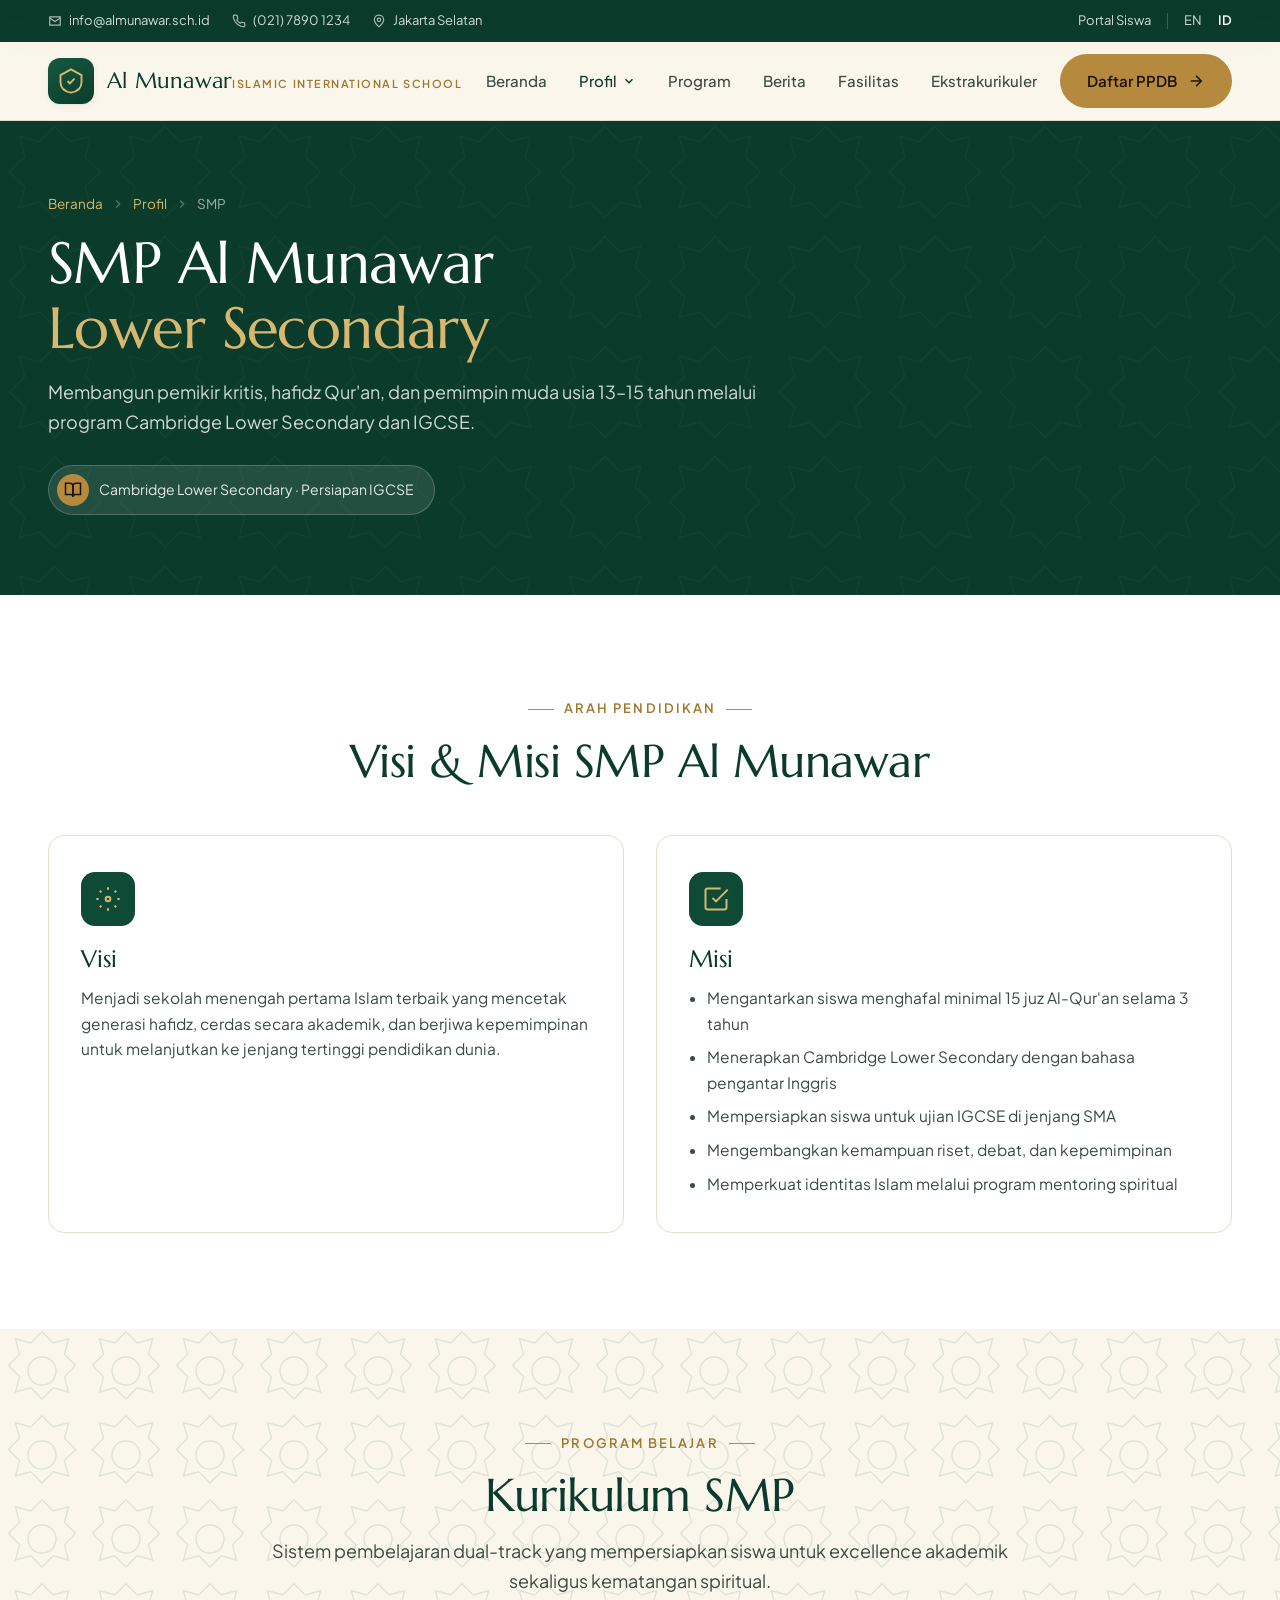
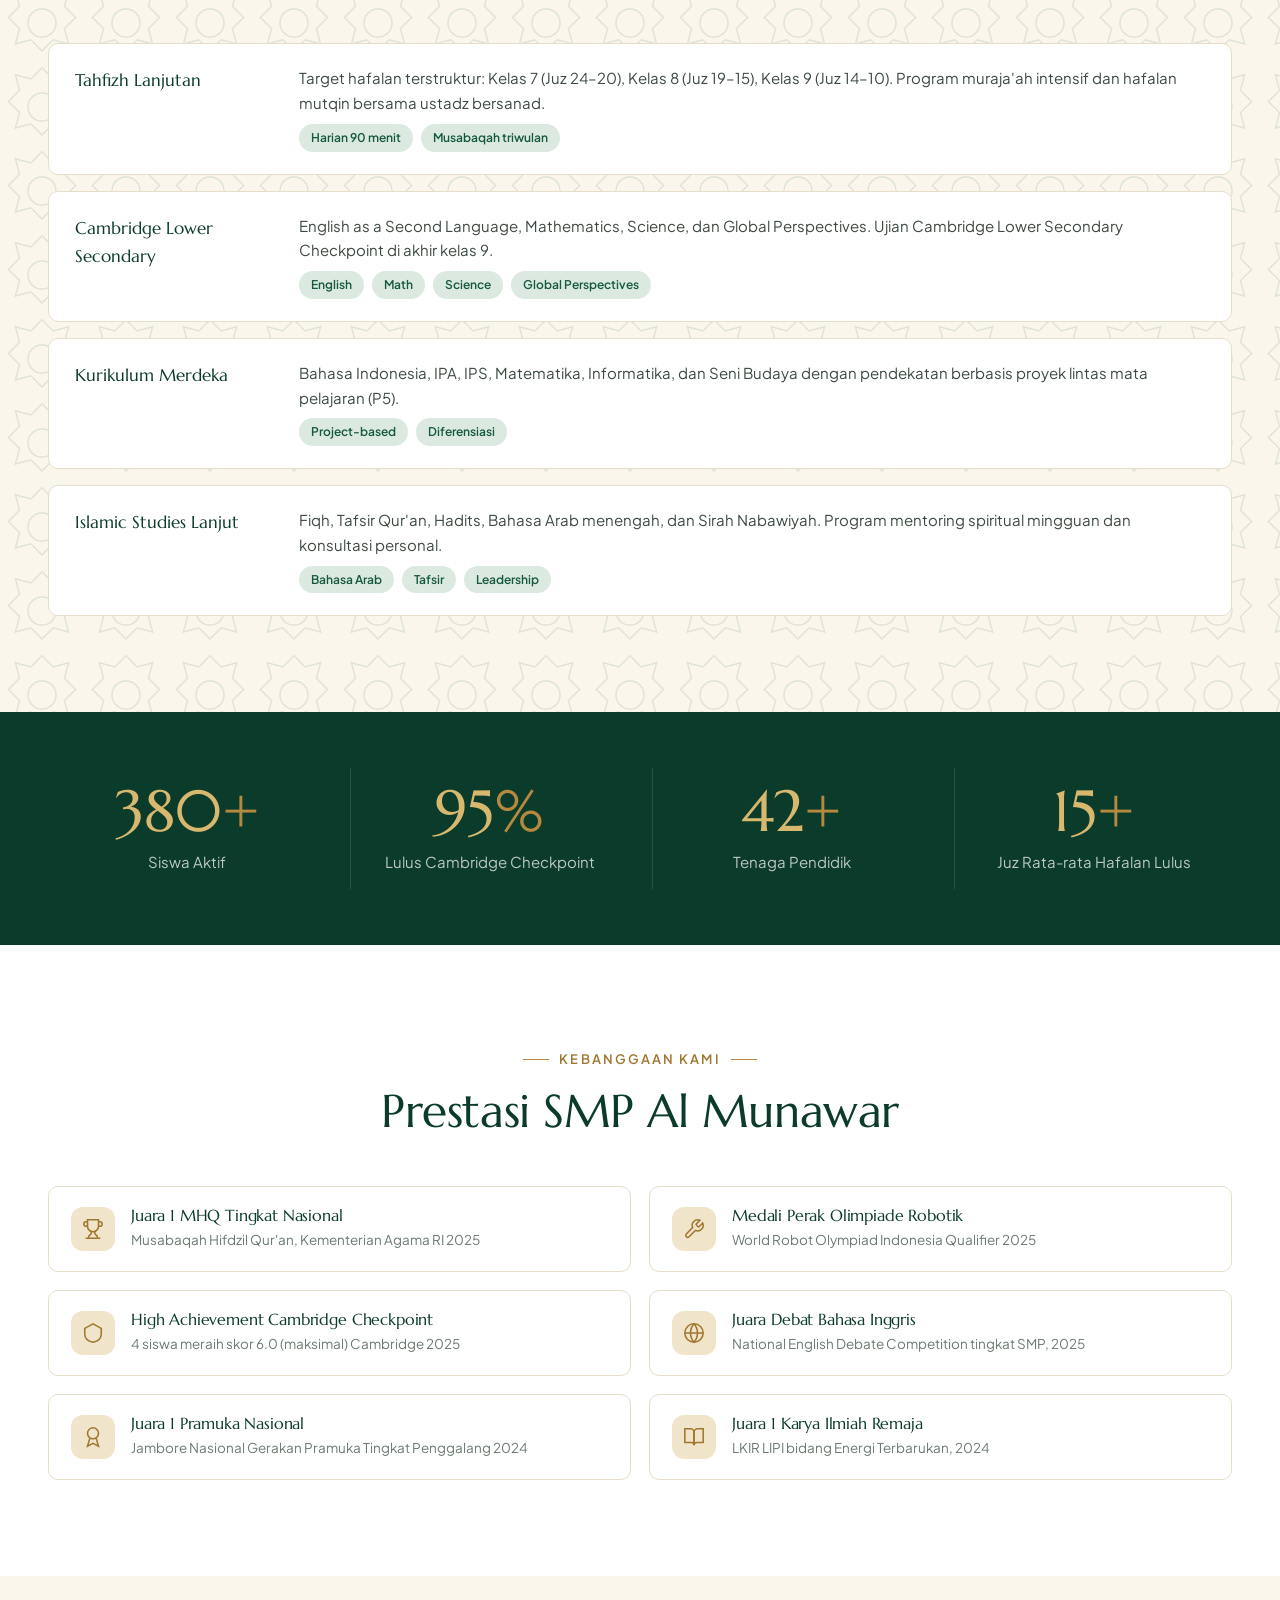
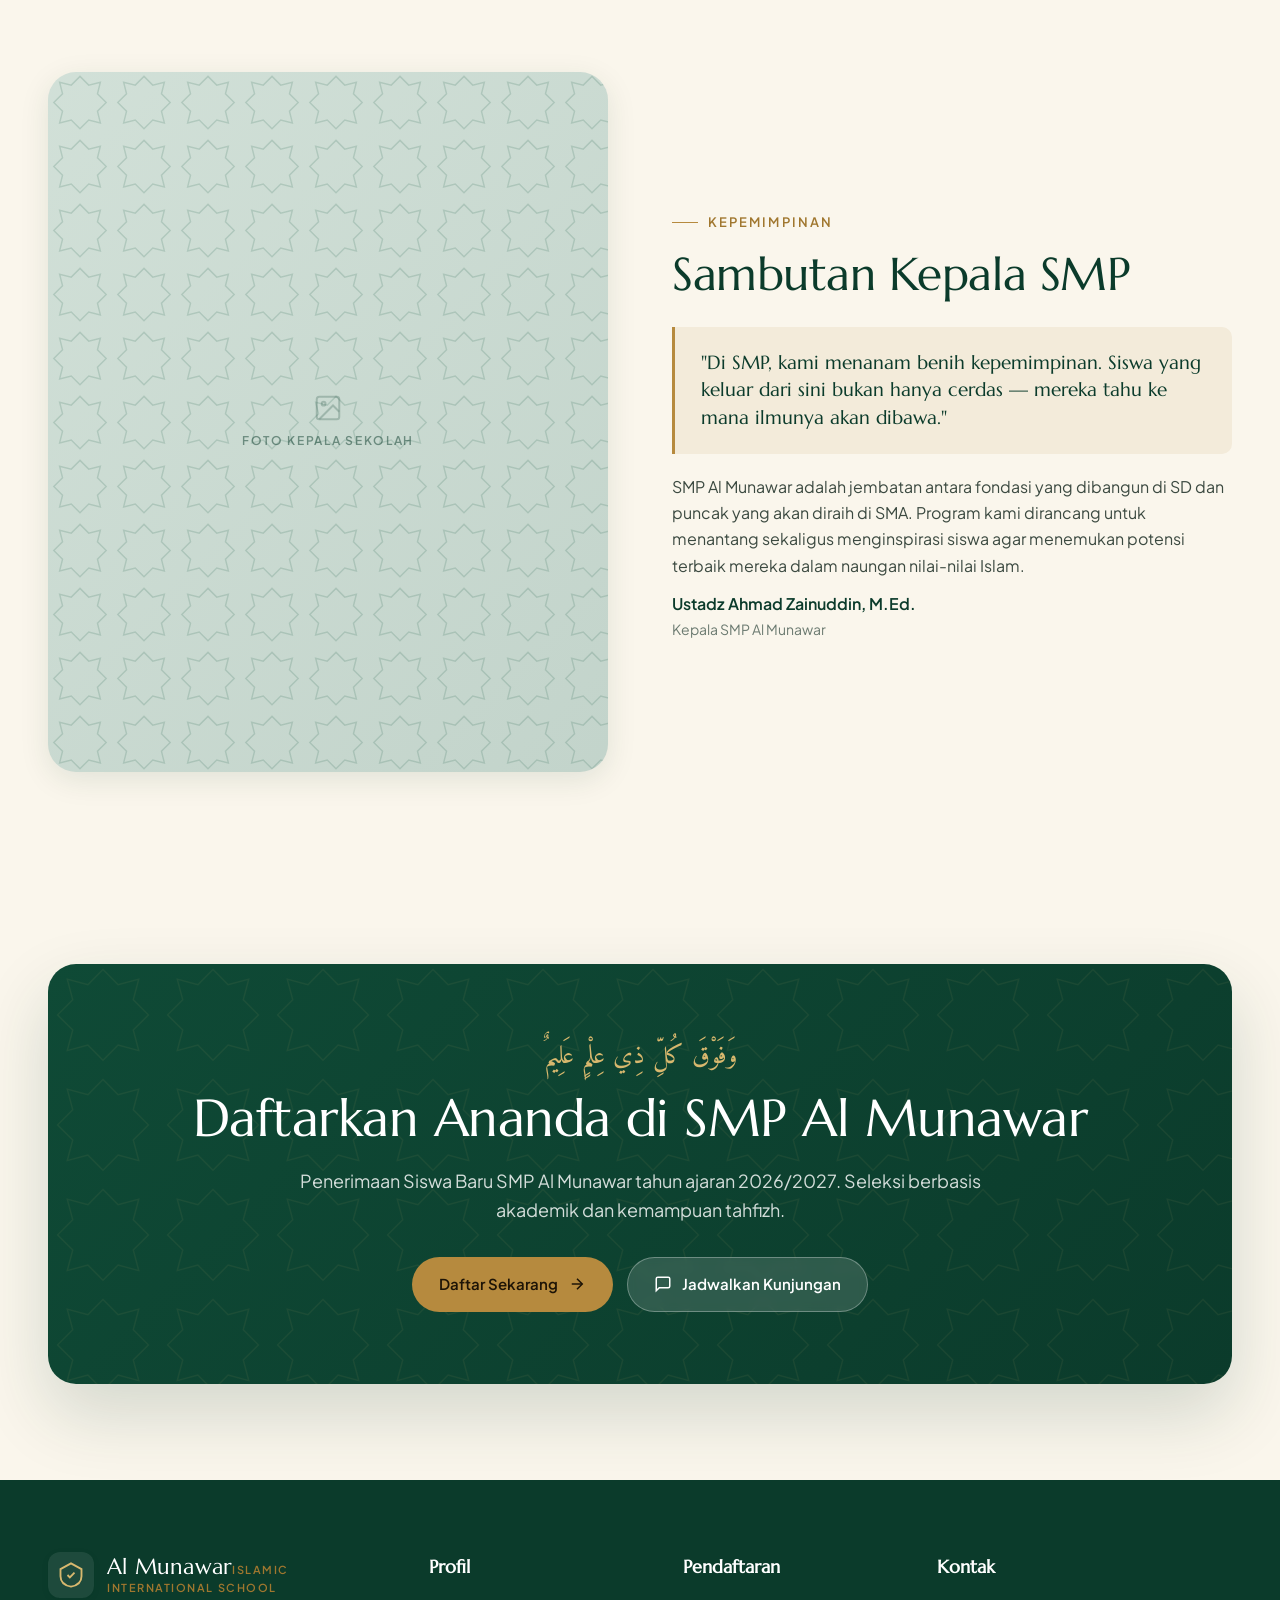
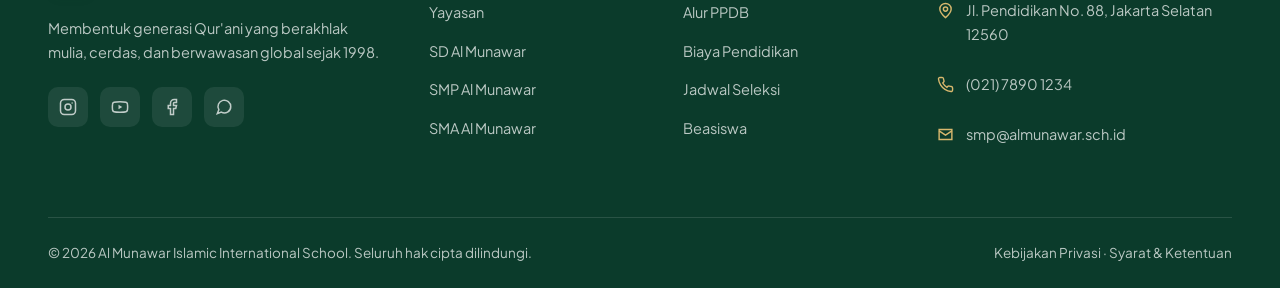
<file: profil-smp.html>
<!DOCTYPE html>
<html lang="id">
<head>
<meta charset="UTF-8" />
<meta name="viewport" content="width=device-width, initial-scale=1.0" />
<title>Profil SMP — Al Munawar Islamic International School</title>
<link rel="preconnect" href="https://fonts.googleapis.com" />
<link rel="preconnect" href="https://fonts.gstatic.com" crossorigin />
<link href="https://fonts.googleapis.com/css2?family=Marcellus&family=Plus+Jakarta+Sans:wght@400;500;600;700;800&family=Amiri:wght@400;700&display=swap" rel="stylesheet" />
<link rel="stylesheet" href="assets/styles.css" />
</head>
<body>

<!-- TOP BAR -->
<div class="topbar">
  <div class="wrap">
    <div class="tb-left">
      <span><svg viewBox="0 0 24 24" fill="none" stroke="currentColor" stroke-width="2"><path d="M3 5h18v14H3z"/><path d="m3 7 9 6 9-6"/></svg>info@almunawar.sch.id</span>
      <span><svg viewBox="0 0 24 24" fill="none" stroke="currentColor" stroke-width="2"><path d="M22 16.92v3a2 2 0 0 1-2.18 2 19.79 19.79 0 0 1-8.63-3.07 19.5 19.5 0 0 1-6-6 19.79 19.79 0 0 1-3.07-8.67A2 2 0 0 1 4.11 2h3a2 2 0 0 1 2 1.72c.13.96.36 1.9.7 2.81a2 2 0 0 1-.45 2.11L8.09 9.91a16 16 0 0 0 6 6l1.27-1.27a2 2 0 0 1 2.11-.45c.91.34 1.85.57 2.81.7A2 2 0 0 1 22 16.92z"/></svg>(021) 7890 1234</span>
      <span><svg viewBox="0 0 24 24" fill="none" stroke="currentColor" stroke-width="2"><circle cx="12" cy="10" r="3"/><path d="M12 2a8 8 0 0 0-8 8c0 5.4 8 12 8 12s8-6.6 8-12a8 8 0 0 0-8-8z"/></svg>Jakarta Selatan</span>
    </div>
    <div class="tb-right">
      <a href="#">Portal Siswa</a><span class="tb-divider"></span>
      <a href="#">EN</a><a href="#" style="color:#fff;font-weight:600;">ID</a>
    </div>
  </div>
</div>

<!-- HEADER -->
<header class="header">
  <div class="wrap nav">
    <a href="index.html" class="brand">
      <span class="brand-mark"><svg viewBox="0 0 24 24" fill="none" stroke="#D8B86E" stroke-width="1.6"><path d="M12 2 3 7v6c0 5 4 8 9 9 5-1 9-4 9-9V7l-9-5z"/><path d="m9 12 2 2 4-4"/></svg></span>
      <span class="brand-text"><span class="brand-name">Al Munawar</span><span class="brand-sub">Islamic International School</span></span>
    </a>
    <nav class="menu">
      <a href="index.html">Beranda</a>
      <div class="has-dropdown">
        <a href="#" class="active">Profil <svg class="caret" viewBox="0 0 24 24" fill="none" stroke="currentColor" stroke-width="2.5"><path d="m6 9 6 6 6-6"/></svg></a>
        <div class="dropdown">
          <a href="profil-yayasan.html"><span class="dd-icon"><svg viewBox="0 0 24 24" fill="none" stroke="currentColor" stroke-width="1.7"><path d="M3 9l9-7 9 7v11a2 2 0 0 1-2 2H5a2 2 0 0 1-2-2z"/><polyline points="9 22 9 12 15 12 15 22"/></svg></span>Yayasan</a>
          <div class="dropdown-divider"></div>
          <a href="profil-sd.html"><span class="dd-icon"><svg viewBox="0 0 24 24" fill="none" stroke="currentColor" stroke-width="1.7"><path d="M22 10v6M2 10l10-5 10 5-10 5z"/><path d="M6 12v5c3 3 9 3 12 0v-5"/></svg></span>SD</a>
          <a href="profil-smp.html"><span class="dd-icon"><svg viewBox="0 0 24 24" fill="none" stroke="currentColor" stroke-width="1.7"><path d="M2 3h6a4 4 0 0 1 4 4v14a3 3 0 0 0-3-3H2z"/><path d="M22 3h-6a4 4 0 0 0-4 4v14a3 3 0 0 1 3-3h7z"/></svg></span>SMP</a>
          <a href="profil-sma.html"><span class="dd-icon"><svg viewBox="0 0 24 24" fill="none" stroke="currentColor" stroke-width="1.7"><path d="M12 2 3 7v6c0 5 4 8 9 9 5-1 9-4 9-9V7l-9-5z"/><path d="m9 12 2 2 4-4"/></svg></span>SMA</a>
        </div>
      </div>
      <a href="index.html#program">Program</a>
      <a href="index.html#berita">Berita</a>
      <a href="index.html#fasilitas">Fasilitas</a>
      <a href="index.html#ekskul">Ekstrakurikuler</a>
    </nav>
    <div class="nav-cta">
      <a href="index.html#ppdb" class="btn btn--gold">Daftar PPDB <svg viewBox="0 0 24 24" fill="none" stroke="currentColor" stroke-width="2"><path d="M5 12h14"/><path d="m12 5 7 7-7 7"/></svg></a>
      <button class="menu-toggle" aria-label="Buka menu" aria-expanded="false"><span></span><span></span><span></span></button>
    </div>
  </div>
</header>

<div class="mobile-menu">
  <a href="index.html">Beranda</a>
  <button class="mob-toggle" aria-expanded="false">Profil <svg class="caret" viewBox="0 0 24 24" fill="none" stroke="currentColor" stroke-width="2.5"><path d="m6 9 6 6 6-6"/></svg></button>
  <div class="mob-dropdown">
    <a href="profil-yayasan.html">— Yayasan</a>
    <a href="profil-sd.html">— SD</a>
    <a href="profil-smp.html">— SMP</a>
    <a href="profil-sma.html">— SMA</a>
  </div>
  <a href="index.html#program">Program</a>
  <a href="index.html#berita">Berita</a>
  <a href="index.html#fasilitas">Fasilitas</a>
  <a href="index.html#ekskul">Ekstrakurikuler</a>
  <a href="index.html#ppdb" class="btn btn--gold">Daftar PPDB</a>
</div>

<!-- PAGE HERO -->
<section class="page-hero">
  <div class="wrap">
    <div class="breadcrumb">
      <a href="index.html">Beranda</a>
      <svg viewBox="0 0 24 24" fill="none" stroke="currentColor" stroke-width="2"><path d="m9 18 6-6-6-6"/></svg>
      <a href="profil-yayasan.html">Profil</a>
      <svg viewBox="0 0 24 24" fill="none" stroke="currentColor" stroke-width="2"><path d="m9 18 6-6-6-6"/></svg>
      <span>SMP</span>
    </div>
    <h1>SMP Al Munawar<br><span style="color:var(--gold-300);">Lower Secondary</span></h1>
    <p class="lead">Membangun pemikir kritis, hafidz Qur'an, dan pemimpin muda usia 13–15 tahun melalui program Cambridge Lower Secondary dan IGCSE.</p>
    <div class="ph-badge">
      <span><svg viewBox="0 0 24 24" fill="none" stroke="currentColor" stroke-width="2"><path d="M2 3h6a4 4 0 0 1 4 4v14a3 3 0 0 0-3-3H2z"/><path d="M22 3h-6a4 4 0 0 0-4 4v14a3 3 0 0 1 3-3h7z"/></svg></span>
      Cambridge Lower Secondary · Persiapan IGCSE
    </div>
  </div>
</section>

<!-- VISI MISI -->
<section class="section" style="background:var(--paper);">
  <div class="wrap">
    <div class="center reveal" style="margin-bottom:48px;">
      <span class="eyebrow eyebrow--center">Arah Pendidikan</span>
      <h2 class="section-title">Visi & Misi SMP Al Munawar</h2>
    </div>
    <div class="vm-grid">
      <div class="vm-card reveal">
        <div class="vm-icon"><svg viewBox="0 0 24 24" fill="none" stroke="currentColor" stroke-width="1.7"><circle cx="12" cy="12" r="2"/><path d="M12 2v2M12 20v2M4.93 4.93l1.41 1.41M17.66 17.66l1.41 1.41M2 12h2M20 12h2M4.93 19.07l1.41-1.41M17.66 6.34l1.41-1.41"/></svg></div>
        <h3>Visi</h3>
        <p>Menjadi sekolah menengah pertama Islam terbaik yang mencetak generasi hafidz, cerdas secara akademik, dan berjiwa kepemimpinan untuk melanjutkan ke jenjang tertinggi pendidikan dunia.</p>
      </div>
      <div class="vm-card reveal">
        <div class="vm-icon"><svg viewBox="0 0 24 24" fill="none" stroke="currentColor" stroke-width="1.7"><path d="M9 11l3 3L22 4"/><path d="M21 12v7a2 2 0 0 1-2 2H5a2 2 0 0 1-2-2V5a2 2 0 0 1 2-2h11"/></svg></div>
        <h3>Misi</h3>
        <ul>
          <li>Mengantarkan siswa menghafal minimal 15 juz Al-Qur'an selama 3 tahun</li>
          <li>Menerapkan Cambridge Lower Secondary dengan bahasa pengantar Inggris</li>
          <li>Mempersiapkan siswa untuk ujian IGCSE di jenjang SMA</li>
          <li>Mengembangkan kemampuan riset, debat, dan kepemimpinan</li>
          <li>Memperkuat identitas Islam melalui program mentoring spiritual</li>
        </ul>
      </div>
    </div>
  </div>
</section>

<!-- KURIKULUM -->
<section class="section pattern-bg">
  <div class="wrap">
    <div class="center reveal" style="margin-bottom:48px;">
      <span class="eyebrow eyebrow--center">Program Belajar</span>
      <h2 class="section-title">Kurikulum SMP</h2>
      <p class="section-lead">Sistem pembelajaran dual-track yang mempersiapkan siswa untuk excellence akademik sekaligus kematangan spiritual.</p>
    </div>
    <div class="curri-grid reveal">
      <div class="curri-item">
        <div class="ci-label">Tahfizh Lanjutan</div>
        <div class="ci-desc">
          Target hafalan terstruktur: Kelas 7 (Juz 24–20), Kelas 8 (Juz 19–15), Kelas 9 (Juz 14–10). Program muraja'ah intensif dan hafalan mutqin bersama ustadz bersanad.
          <div class="ci-tags"><span class="ci-tag">Harian 90 menit</span><span class="ci-tag">Musabaqah triwulan</span></div>
        </div>
      </div>
      <div class="curri-item">
        <div class="ci-label">Cambridge Lower Secondary</div>
        <div class="ci-desc">
          English as a Second Language, Mathematics, Science, dan Global Perspectives. Ujian Cambridge Lower Secondary Checkpoint di akhir kelas 9.
          <div class="ci-tags"><span class="ci-tag">English</span><span class="ci-tag">Math</span><span class="ci-tag">Science</span><span class="ci-tag">Global Perspectives</span></div>
        </div>
      </div>
      <div class="curri-item">
        <div class="ci-label">Kurikulum Merdeka</div>
        <div class="ci-desc">
          Bahasa Indonesia, IPA, IPS, Matematika, Informatika, dan Seni Budaya dengan pendekatan berbasis proyek lintas mata pelajaran (P5).
          <div class="ci-tags"><span class="ci-tag">Project-based</span><span class="ci-tag">Diferensiasi</span></div>
        </div>
      </div>
      <div class="curri-item">
        <div class="ci-label">Islamic Studies Lanjut</div>
        <div class="ci-desc">
          Fiqh, Tafsir Qur'an, Hadits, Bahasa Arab menengah, dan Sirah Nabawiyah. Program mentoring spiritual mingguan dan konsultasi personal.
          <div class="ci-tags"><span class="ci-tag">Bahasa Arab</span><span class="ci-tag">Tafsir</span><span class="ci-tag">Leadership</span></div>
        </div>
      </div>
    </div>
  </div>
</section>

<!-- STATISTIK -->
<section class="stat-strip">
  <div class="wrap">
    <div class="stat-grid">
      <div class="stat reveal"><div class="s-num">380<span class="suf">+</span></div><div class="s-label">Siswa Aktif</div></div>
      <div class="stat reveal"><div class="s-num">95<span class="suf">%</span></div><div class="s-label">Lulus Cambridge Checkpoint</div></div>
      <div class="stat reveal"><div class="s-num">42<span class="suf">+</span></div><div class="s-label">Tenaga Pendidik</div></div>
      <div class="stat reveal"><div class="s-num">15<span class="suf">+</span></div><div class="s-label">Juz Rata-rata Hafalan Lulus</div></div>
    </div>
  </div>
</section>

<!-- PRESTASI -->
<section class="section" style="background:var(--paper);">
  <div class="wrap">
    <div class="center reveal" style="margin-bottom:48px;">
      <span class="eyebrow eyebrow--center">Kebanggaan Kami</span>
      <h2 class="section-title">Prestasi SMP Al Munawar</h2>
    </div>
    <div class="achieve-grid">
      <div class="achieve-item reveal">
        <div class="ai-icon"><svg viewBox="0 0 24 24" fill="none" stroke="currentColor" stroke-width="1.7"><path d="M6 9H4.5a2.5 2.5 0 0 1 0-5H6M18 9h1.5a2.5 2.5 0 0 0 0-5H18M4 22h16M10 14.66V17c0 .55-.47.98-.97 1.21C7.85 18.75 7 20.24 7 22M14 14.66V17c0 .55.47.98.97 1.21C16.15 18.75 17 20.24 17 22M18 2H6v7a6 6 0 0 0 12 0V2z"/></svg></div>
        <div><h3>Juara 1 MHQ Tingkat Nasional</h3><p>Musabaqah Hifdzil Qur'an, Kementerian Agama RI 2025</p></div>
      </div>
      <div class="achieve-item reveal">
        <div class="ai-icon"><svg viewBox="0 0 24 24" fill="none" stroke="currentColor" stroke-width="1.7"><path d="M14.7 6.3a1 1 0 0 0 0 1.4l1.6 1.6a1 1 0 0 0 1.4 0l3.77-3.77a6 6 0 0 1-7.94 7.94l-6.91 6.91a2.12 2.12 0 0 1-3-3l6.91-6.91a6 6 0 0 1 7.94-7.94l-3.76 3.76z"/></svg></div>
        <div><h3>Medali Perak Olimpiade Robotik</h3><p>World Robot Olympiad Indonesia Qualifier 2025</p></div>
      </div>
      <div class="achieve-item reveal">
        <div class="ai-icon"><svg viewBox="0 0 24 24" fill="none" stroke="currentColor" stroke-width="1.7"><path d="M12 2 3 7v6c0 5 4 8 9 9 5-1 9-4 9-9V7l-9-5z"/></svg></div>
        <div><h3>High Achievement Cambridge Checkpoint</h3><p>4 siswa meraih skor 6.0 (maksimal) Cambridge 2025</p></div>
      </div>
      <div class="achieve-item reveal">
        <div class="ai-icon"><svg viewBox="0 0 24 24" fill="none" stroke="currentColor" stroke-width="1.7"><circle cx="12" cy="12" r="10"/><path d="M2 12h20M12 2a15 15 0 0 1 0 20 15 15 0 0 1 0-20z"/></svg></div>
        <div><h3>Juara Debat Bahasa Inggris</h3><p>National English Debate Competition tingkat SMP, 2025</p></div>
      </div>
      <div class="achieve-item reveal">
        <div class="ai-icon"><svg viewBox="0 0 24 24" fill="none" stroke="currentColor" stroke-width="1.7"><circle cx="12" cy="8" r="6"/><path d="M15.5 13.5 18 22l-6-3-6 3 2.5-8.5"/></svg></div>
        <div><h3>Juara 1 Pramuka Nasional</h3><p>Jambore Nasional Gerakan Pramuka Tingkat Penggalang 2024</p></div>
      </div>
      <div class="achieve-item reveal">
        <div class="ai-icon"><svg viewBox="0 0 24 24" fill="none" stroke="currentColor" stroke-width="1.7"><path d="M2 3h6a4 4 0 0 1 4 4v14a3 3 0 0 0-3-3H2z"/><path d="M22 3h-6a4 4 0 0 0-4 4v14a3 3 0 0 1 3-3h7z"/></svg></div>
        <div><h3>Juara 1 Karya Ilmiah Remaja</h3><p>LKIR LIPI bidang Energi Terbarukan, 2024</p></div>
      </div>
    </div>
  </div>
</section>

<!-- KEPALA SEKOLAH -->
<section class="section" style="background:var(--cream);">
  <div class="wrap about-grid">
    <div class="about-visual reveal">
      <div class="ph" style="aspect-ratio:4/5;border-radius:var(--radius-lg);box-shadow:var(--shadow-md);">
        <span class="ph-label"><svg viewBox="0 0 24 24" fill="none" stroke="currentColor" stroke-width="1.6"><rect x="3" y="3" width="18" height="18" rx="2"/><circle cx="8.5" cy="8.5" r="1.5"/><path d="m21 15-5-5L5 21"/></svg>Foto Kepala Sekolah</span>
      </div>
    </div>
    <div class="about-copy reveal">
      <span class="eyebrow">Kepemimpinan</span>
      <h2 class="section-title">Sambutan Kepala SMP</h2>
      <blockquote class="about-quote">"Di SMP, kami menanam benih kepemimpinan. Siswa yang keluar dari sini bukan hanya cerdas — mereka tahu ke mana ilmunya akan dibawa."</blockquote>
      <p style="font-size:16px;color:var(--ink-2);margin-top:20px;">SMP Al Munawar adalah jembatan antara fondasi yang dibangun di SD dan puncak yang akan diraih di SMA. Program kami dirancang untuk menantang sekaligus menginspirasi siswa agar menemukan potensi terbaik mereka dalam naungan nilai-nilai Islam.</p>
      <p style="margin-top:12px;font-size:16px;font-weight:600;color:var(--green-900);">Ustadz Ahmad Zainuddin, M.Ed.</p>
      <p style="font-size:14px;color:var(--muted);">Kepala SMP Al Munawar</p>
    </div>
  </div>
</section>

<!-- CTA -->
<section class="cta-band">
  <div class="wrap">
    <div class="cta-card reveal">
      <p class="arabic">وَفَوْقَ كُلِّ ذِي عِلْمٍ عَلِيمٌ</p>
      <h2>Daftarkan Ananda di SMP Al Munawar</h2>
      <p>Penerimaan Siswa Baru SMP Al Munawar tahun ajaran 2026/2027. Seleksi berbasis akademik dan kemampuan tahfizh.</p>
      <div class="cta-actions">
        <a href="index.html#ppdb" class="btn btn--gold">Daftar Sekarang <svg viewBox="0 0 24 24" fill="none" stroke="currentColor" stroke-width="2"><path d="M5 12h14"/><path d="m12 5 7 7-7 7"/></svg></a>
        <a href="#" class="btn btn--light"><svg viewBox="0 0 24 24" fill="none" stroke="currentColor" stroke-width="2"><path d="M21 15a2 2 0 0 1-2 2H7l-4 4V5a2 2 0 0 1 2-2h14a2 2 0 0 1 2 2z"/></svg>Jadwalkan Kunjungan</a>
      </div>
    </div>
  </div>
</section>

<!-- FOOTER -->
<footer class="footer">
  <div class="wrap">
    <div class="foot-grid">
      <div>
        <a href="index.html" class="brand">
          <span class="brand-mark"><svg viewBox="0 0 24 24" fill="none" stroke="#D8B86E" stroke-width="1.6"><path d="M12 2 3 7v6c0 5 4 8 9 9 5-1 9-4 9-9V7l-9-5z"/><path d="m9 12 2 2 4-4"/></svg></span>
          <span class="brand-text"><span class="brand-name">Al Munawar</span><span class="brand-sub">Islamic International School</span></span>
        </a>
        <p class="about">Membentuk generasi Qur'ani yang berakhlak mulia, cerdas, dan berwawasan global sejak 1998.</p>
        <div class="foot-social">
          <a href="#" aria-label="Instagram"><svg viewBox="0 0 24 24" fill="none" stroke="currentColor" stroke-width="2"><rect x="2" y="2" width="20" height="20" rx="5"/><circle cx="12" cy="12" r="4"/><circle cx="17.5" cy="6.5" r="1" fill="currentColor" stroke="none"/></svg></a>
          <a href="#" aria-label="YouTube"><svg viewBox="0 0 24 24" fill="none" stroke="currentColor" stroke-width="2"><path d="M22 8.5a3 3 0 0 0-2-2.8C18 5 12 5 12 5s-6 0-8 .7a3 3 0 0 0-2 2.8 31 31 0 0 0 0 7 3 3 0 0 0 2 2.8c2 .7 8 .7 8 .7s6 0 8-.7a3 3 0 0 0 2-2.8 31 31 0 0 0 0-7z"/><path d="m10 15 5-3-5-3z" fill="currentColor" stroke="none"/></svg></a>
          <a href="#" aria-label="Facebook"><svg viewBox="0 0 24 24" fill="none" stroke="currentColor" stroke-width="2"><path d="M18 2h-3a5 5 0 0 0-5 5v3H7v4h3v8h4v-8h3l1-4h-4V7a1 1 0 0 1 1-1h3z"/></svg></a>
          <a href="#" aria-label="WhatsApp"><svg viewBox="0 0 24 24" fill="none" stroke="currentColor" stroke-width="2"><path d="M21 11.5a8.5 8.5 0 0 1-12.6 7.4L3 21l2.1-5.4A8.5 8.5 0 1 1 21 11.5z"/></svg></a>
        </div>
      </div>
      <div class="foot-col"><h4>Profil</h4><ul>
        <li><a href="profil-yayasan.html">Yayasan</a></li>
        <li><a href="profil-sd.html">SD Al Munawar</a></li>
        <li><a href="profil-smp.html">SMP Al Munawar</a></li>
        <li><a href="profil-sma.html">SMA Al Munawar</a></li>
      </ul></div>
      <div class="foot-col"><h4>Pendaftaran</h4><ul>
        <li><a href="index.html#ppdb">Alur PPDB</a></li>
        <li><a href="#">Biaya Pendidikan</a></li>
        <li><a href="#">Jadwal Seleksi</a></li>
        <li><a href="#">Beasiswa</a></li>
      </ul></div>
      <div class="foot-col"><h4>Kontak</h4><ul class="foot-contact">
        <li><svg viewBox="0 0 24 24" fill="none" stroke="currentColor" stroke-width="2"><circle cx="12" cy="10" r="3"/><path d="M12 2a8 8 0 0 0-8 8c0 5.4 8 12 8 12s8-6.6 8-12a8 8 0 0 0-8-8z"/></svg>Jl. Pendidikan No. 88, Jakarta Selatan 12560</li>
        <li><svg viewBox="0 0 24 24" fill="none" stroke="currentColor" stroke-width="2"><path d="M22 16.92v3a2 2 0 0 1-2.18 2 19.79 19.79 0 0 1-8.63-3.07 19.5 19.5 0 0 1-6-6 19.79 19.79 0 0 1-3.07-8.67A2 2 0 0 1 4.11 2h3a2 2 0 0 1 2 1.72c.13.96.36 1.9.7 2.81a2 2 0 0 1-.45 2.11L8.09 9.91a16 16 0 0 0 6 6l1.27-1.27a2 2 0 0 1 2.11-.45c.91.34 1.85.57 2.81.7A2 2 0 0 1 22 16.92z"/></svg>(021) 7890 1234</li>
        <li><svg viewBox="0 0 24 24" fill="none" stroke="currentColor" stroke-width="2"><path d="M3 5h18v14H3z"/><path d="m3 7 9 6 9-6"/></svg>smp@almunawar.sch.id</li>
      </ul></div>
    </div>
    <div class="foot-bottom">
      <span>© 2026 Al Munawar Islamic International School. Seluruh hak cipta dilindungi.</span>
      <span>Kebijakan Privasi · Syarat &amp; Ketentuan</span>
    </div>
  </div>
</footer>

<script src="assets/script.js"></script>
</body>
</html>
</file>
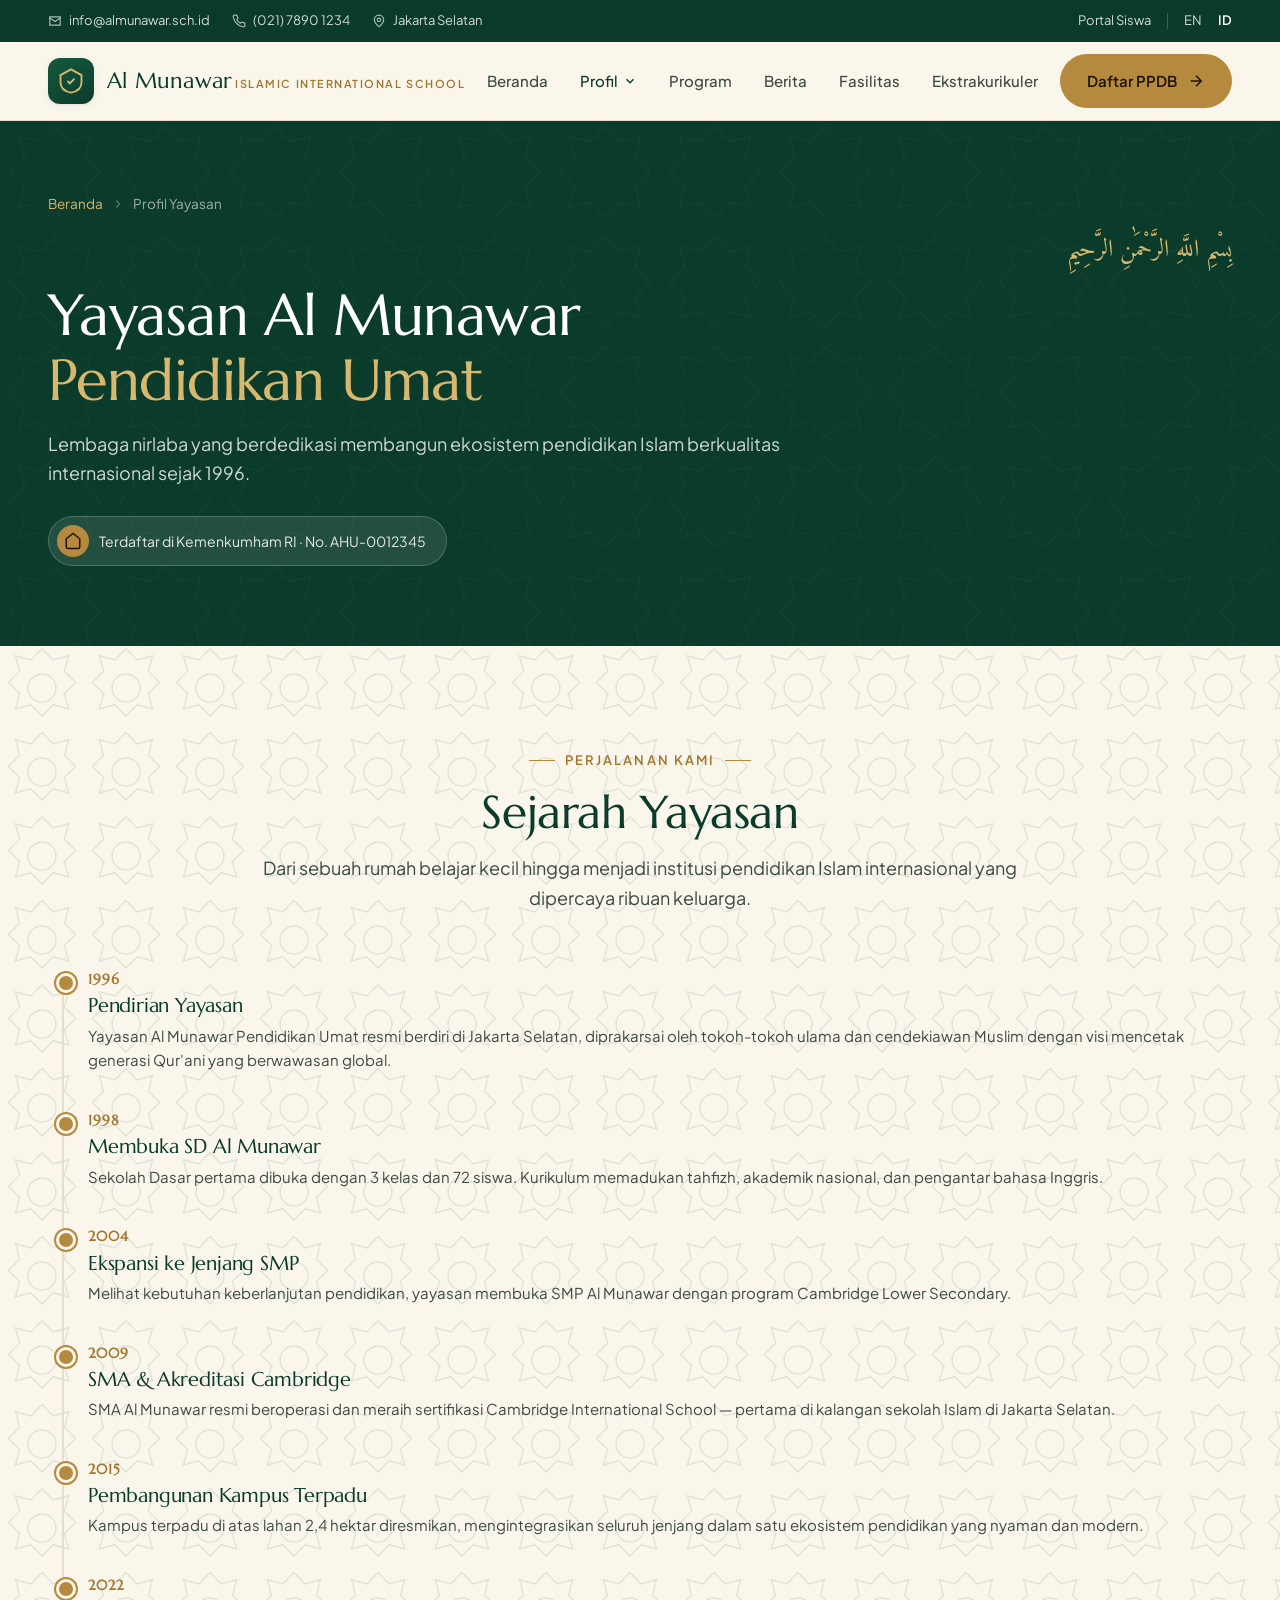
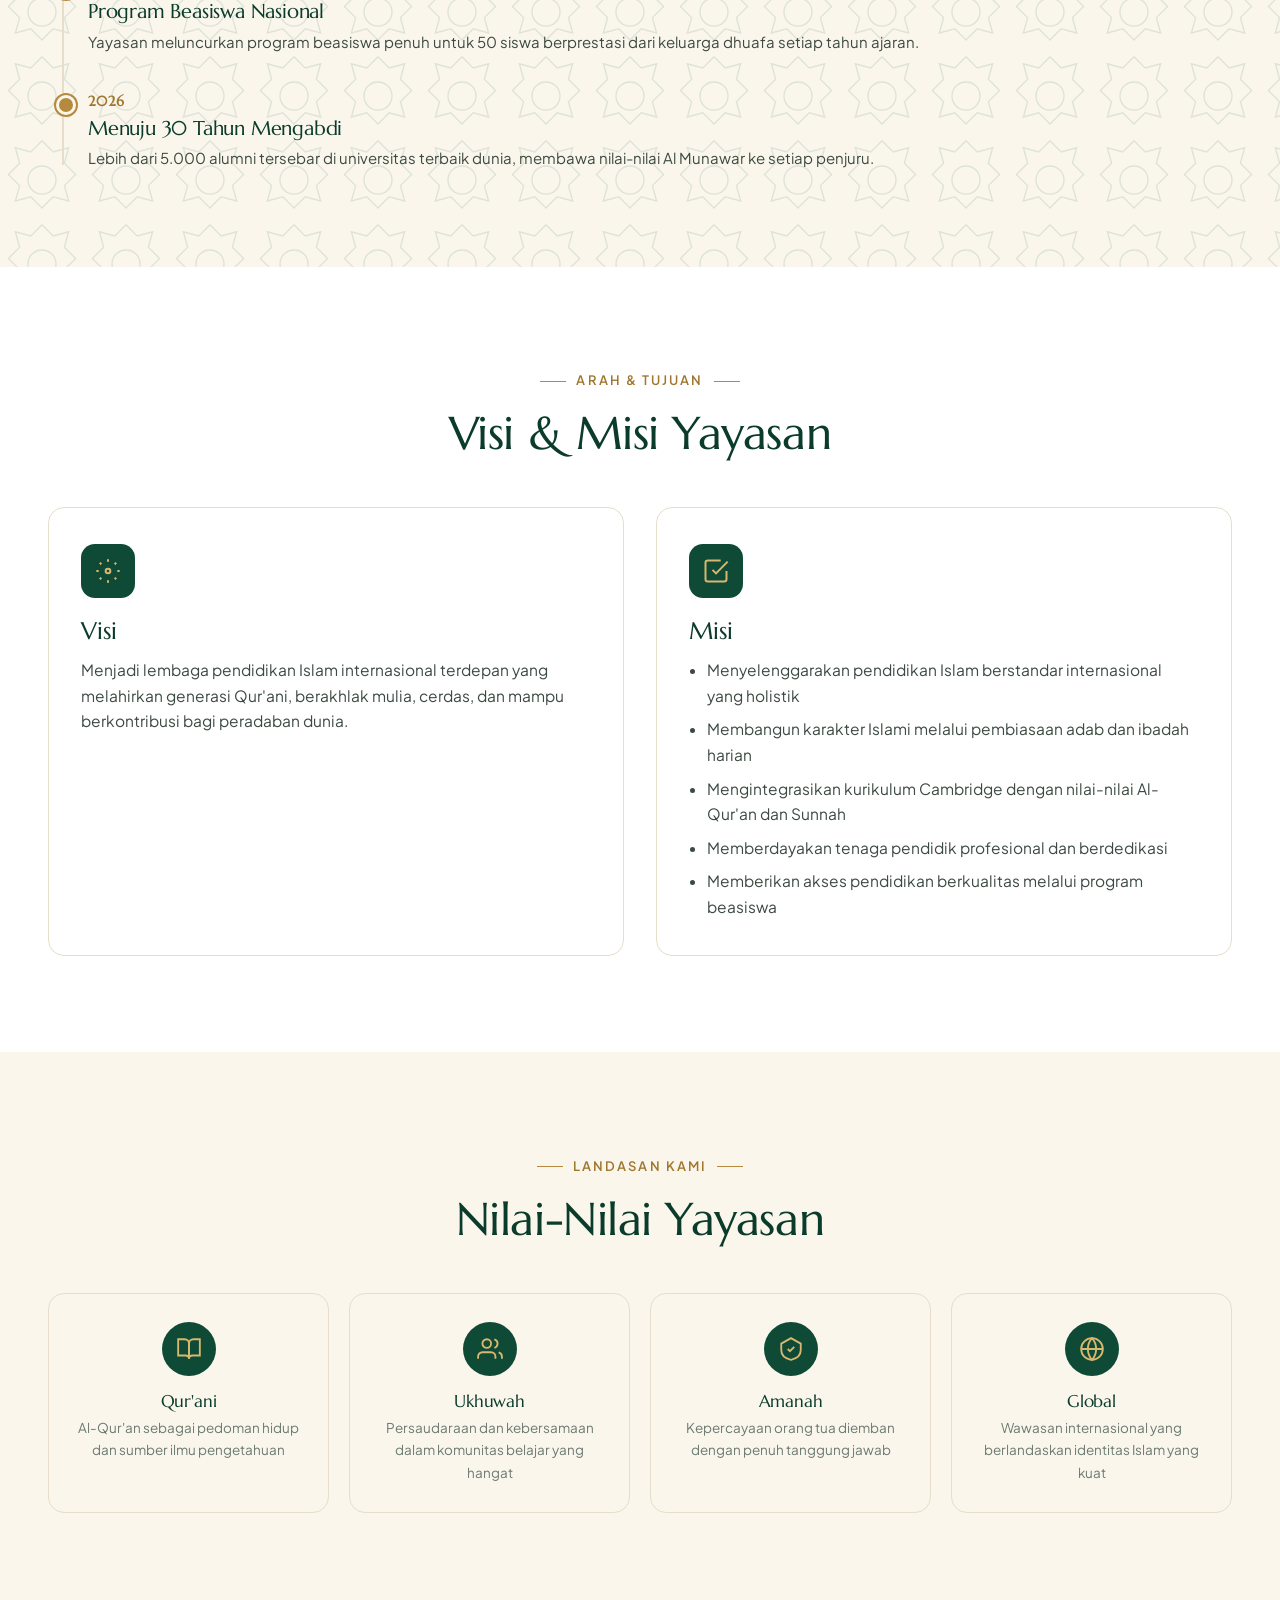
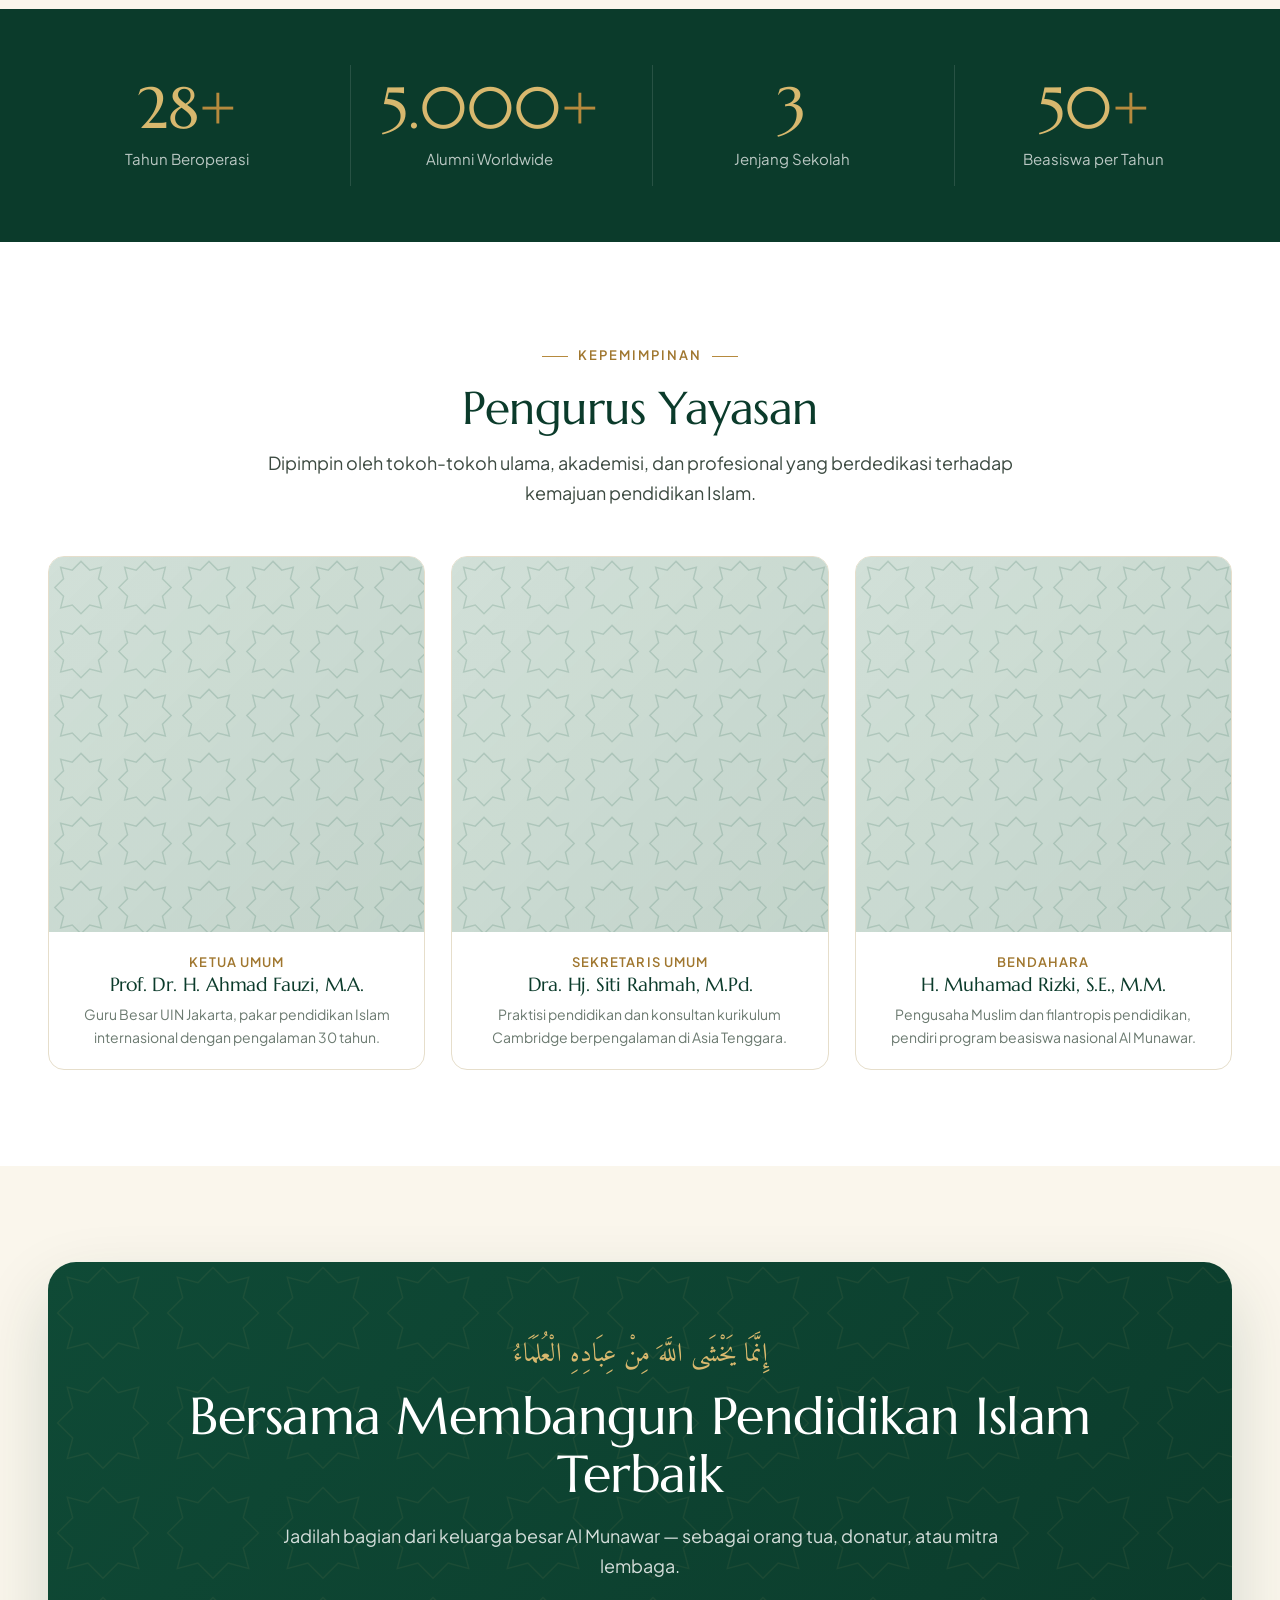
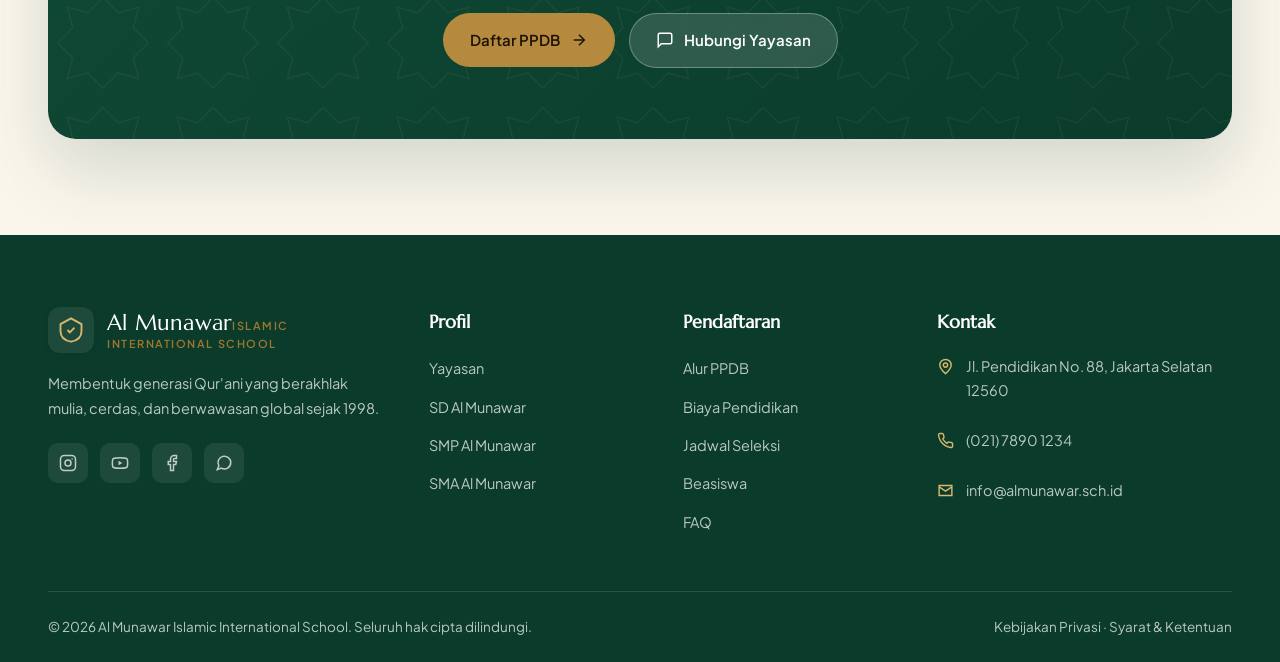
<file: profil-yayasan.html>
<!DOCTYPE html>
<html lang="id">
<head>
<meta charset="UTF-8" />
<meta name="viewport" content="width=device-width, initial-scale=1.0" />
<title>Profil Yayasan — Al Munawar Islamic International School</title>
<link rel="preconnect" href="https://fonts.googleapis.com" />
<link rel="preconnect" href="https://fonts.gstatic.com" crossorigin />
<link href="https://fonts.googleapis.com/css2?family=Marcellus&family=Plus+Jakarta+Sans:wght@400;500;600;700;800&family=Amiri:wght@400;700&display=swap" rel="stylesheet" />
<link rel="stylesheet" href="assets/styles.css" />
</head>
<body>

<!-- TOP BAR -->
<div class="topbar">
  <div class="wrap">
    <div class="tb-left">
      <span><svg viewBox="0 0 24 24" fill="none" stroke="currentColor" stroke-width="2"><path d="M3 5h18v14H3z"/><path d="m3 7 9 6 9-6"/></svg>info@almunawar.sch.id</span>
      <span><svg viewBox="0 0 24 24" fill="none" stroke="currentColor" stroke-width="2"><path d="M22 16.92v3a2 2 0 0 1-2.18 2 19.79 19.79 0 0 1-8.63-3.07 19.5 19.5 0 0 1-6-6 19.79 19.79 0 0 1-3.07-8.67A2 2 0 0 1 4.11 2h3a2 2 0 0 1 2 1.72c.13.96.36 1.9.7 2.81a2 2 0 0 1-.45 2.11L8.09 9.91a16 16 0 0 0 6 6l1.27-1.27a2 2 0 0 1 2.11-.45c.91.34 1.85.57 2.81.7A2 2 0 0 1 22 16.92z"/></svg>(021) 7890 1234</span>
      <span><svg viewBox="0 0 24 24" fill="none" stroke="currentColor" stroke-width="2"><circle cx="12" cy="10" r="3"/><path d="M12 2a8 8 0 0 0-8 8c0 5.4 8 12 8 12s8-6.6 8-12a8 8 0 0 0-8-8z"/></svg>Jakarta Selatan</span>
    </div>
    <div class="tb-right">
      <a href="#">Portal Siswa</a>
      <span class="tb-divider"></span>
      <a href="#">EN</a>
      <a href="#" style="color:#fff;font-weight:600;">ID</a>
    </div>
  </div>
</div>

<!-- HEADER -->
<header class="header">
  <div class="wrap nav">
    <a href="index.html" class="brand">
      <span class="brand-mark"><svg viewBox="0 0 24 24" fill="none" stroke="#D8B86E" stroke-width="1.6"><path d="M12 2 3 7v6c0 5 4 8 9 9 5-1 9-4 9-9V7l-9-5z"/><path d="m9 12 2 2 4-4"/></svg></span>
      <span class="brand-text">
        <span class="brand-name">Al Munawar</span>
        <span class="brand-sub">Islamic International School</span>
      </span>
    </a>
    <nav class="menu">
      <a href="index.html">Beranda</a>
      <div class="has-dropdown">
        <a href="#" class="active">Profil <svg class="caret" viewBox="0 0 24 24" fill="none" stroke="currentColor" stroke-width="2.5"><path d="m6 9 6 6 6-6"/></svg></a>
        <div class="dropdown">
          <a href="profil-yayasan.html"><span class="dd-icon"><svg viewBox="0 0 24 24" fill="none" stroke="currentColor" stroke-width="1.7"><path d="M3 9l9-7 9 7v11a2 2 0 0 1-2 2H5a2 2 0 0 1-2-2z"/><polyline points="9 22 9 12 15 12 15 22"/></svg></span>Yayasan</a>
          <div class="dropdown-divider"></div>
          <a href="profil-sd.html"><span class="dd-icon"><svg viewBox="0 0 24 24" fill="none" stroke="currentColor" stroke-width="1.7"><path d="M22 10v6M2 10l10-5 10 5-10 5z"/><path d="M6 12v5c3 3 9 3 12 0v-5"/></svg></span>SD</a>
          <a href="profil-smp.html"><span class="dd-icon"><svg viewBox="0 0 24 24" fill="none" stroke="currentColor" stroke-width="1.7"><path d="M2 3h6a4 4 0 0 1 4 4v14a3 3 0 0 0-3-3H2z"/><path d="M22 3h-6a4 4 0 0 0-4 4v14a3 3 0 0 1 3-3h7z"/></svg></span>SMP</a>
          <a href="profil-sma.html"><span class="dd-icon"><svg viewBox="0 0 24 24" fill="none" stroke="currentColor" stroke-width="1.7"><path d="M12 2 3 7v6c0 5 4 8 9 9 5-1 9-4 9-9V7l-9-5z"/><path d="m9 12 2 2 4-4"/></svg></span>SMA</a>
        </div>
      </div>
      <a href="index.html#program">Program</a>
      <a href="index.html#berita">Berita</a>
      <a href="index.html#fasilitas">Fasilitas</a>
      <a href="index.html#ekskul">Ekstrakurikuler</a>
    </nav>
    <div class="nav-cta">
      <a href="index.html#ppdb" class="btn btn--gold">Daftar PPDB <svg viewBox="0 0 24 24" fill="none" stroke="currentColor" stroke-width="2"><path d="M5 12h14"/><path d="m12 5 7 7-7 7"/></svg></a>
      <button class="menu-toggle" aria-label="Buka menu" aria-expanded="false"><span></span><span></span><span></span></button>
    </div>
  </div>
</header>

<!-- mobile drawer -->
<div class="mobile-menu">
  <a href="index.html">Beranda</a>
  <button class="mob-toggle" aria-expanded="false">Profil <svg class="caret" viewBox="0 0 24 24" fill="none" stroke="currentColor" stroke-width="2.5"><path d="m6 9 6 6 6-6"/></svg></button>
  <div class="mob-dropdown">
    <a href="profil-yayasan.html">— Yayasan</a>
    <a href="profil-sd.html">— SD</a>
    <a href="profil-smp.html">— SMP</a>
    <a href="profil-sma.html">— SMA</a>
  </div>
  <a href="index.html#program">Program</a>
  <a href="index.html#berita">Berita</a>
  <a href="index.html#fasilitas">Fasilitas</a>
  <a href="index.html#ekskul">Ekstrakurikuler</a>
  <a href="index.html#ppdb" class="btn btn--gold">Daftar PPDB</a>
</div>

<!-- PAGE HERO -->
<section class="page-hero">
  <div class="wrap">
    <div class="breadcrumb">
      <a href="index.html">Beranda</a>
      <svg viewBox="0 0 24 24" fill="none" stroke="currentColor" stroke-width="2"><path d="m9 18 6-6-6-6"/></svg>
      <span>Profil Yayasan</span>
    </div>
    <p class="arabic" style="font-size:24px;color:var(--gold-300);margin-bottom:12px;">بِسْمِ اللَّهِ الرَّحْمَٰنِ الرَّحِيمِ</p>
    <h1>Yayasan Al Munawar<br><span style="color:var(--gold-300);">Pendidikan Umat</span></h1>
    <p class="lead">Lembaga nirlaba yang berdedikasi membangun ekosistem pendidikan Islam berkualitas internasional sejak 1996.</p>
    <div class="ph-badge">
      <span><svg viewBox="0 0 24 24" fill="none" stroke="currentColor" stroke-width="2"><path d="M3 9l9-7 9 7v11a2 2 0 0 1-2 2H5a2 2 0 0 1-2-2z"/></svg></span>
      Terdaftar di Kemenkumham RI · No. AHU-0012345
    </div>
  </div>
</section>

<!-- SEJARAH -->
<section class="section pattern-bg">
  <div class="wrap">
    <div class="center reveal" style="margin-bottom:56px;">
      <span class="eyebrow eyebrow--center">Perjalanan Kami</span>
      <h2 class="section-title">Sejarah Yayasan</h2>
      <p class="section-lead">Dari sebuah rumah belajar kecil hingga menjadi institusi pendidikan Islam internasional yang dipercaya ribuan keluarga.</p>
    </div>
    <div class="timeline reveal">
      <div class="tl-item">
        <div class="tl-year">1996</div>
        <h3>Pendirian Yayasan</h3>
        <p>Yayasan Al Munawar Pendidikan Umat resmi berdiri di Jakarta Selatan, diprakarsai oleh tokoh-tokoh ulama dan cendekiawan Muslim dengan visi mencetak generasi Qur'ani yang berwawasan global.</p>
      </div>
      <div class="tl-item">
        <div class="tl-year">1998</div>
        <h3>Membuka SD Al Munawar</h3>
        <p>Sekolah Dasar pertama dibuka dengan 3 kelas dan 72 siswa. Kurikulum memadukan tahfizh, akademik nasional, dan pengantar bahasa Inggris.</p>
      </div>
      <div class="tl-item">
        <div class="tl-year">2004</div>
        <h3>Ekspansi ke Jenjang SMP</h3>
        <p>Melihat kebutuhan keberlanjutan pendidikan, yayasan membuka SMP Al Munawar dengan program Cambridge Lower Secondary.</p>
      </div>
      <div class="tl-item">
        <div class="tl-year">2009</div>
        <h3>SMA & Akreditasi Cambridge</h3>
        <p>SMA Al Munawar resmi beroperasi dan meraih sertifikasi Cambridge International School — pertama di kalangan sekolah Islam di Jakarta Selatan.</p>
      </div>
      <div class="tl-item">
        <div class="tl-year">2015</div>
        <h3>Pembangunan Kampus Terpadu</h3>
        <p>Kampus terpadu di atas lahan 2,4 hektar diresmikan, mengintegrasikan seluruh jenjang dalam satu ekosistem pendidikan yang nyaman dan modern.</p>
      </div>
      <div class="tl-item">
        <div class="tl-year">2022</div>
        <h3>Program Beasiswa Nasional</h3>
        <p>Yayasan meluncurkan program beasiswa penuh untuk 50 siswa berprestasi dari keluarga dhuafa setiap tahun ajaran.</p>
      </div>
      <div class="tl-item">
        <div class="tl-year">2026</div>
        <h3>Menuju 30 Tahun Mengabdi</h3>
        <p>Lebih dari 5.000 alumni tersebar di universitas terbaik dunia, membawa nilai-nilai Al Munawar ke setiap penjuru.</p>
      </div>
    </div>
  </div>
</section>

<!-- VISI MISI -->
<section class="section" style="background:var(--paper);">
  <div class="wrap">
    <div class="center reveal" style="margin-bottom:48px;">
      <span class="eyebrow eyebrow--center">Arah & Tujuan</span>
      <h2 class="section-title">Visi & Misi Yayasan</h2>
    </div>
    <div class="vm-grid">
      <div class="vm-card reveal">
        <div class="vm-icon"><svg viewBox="0 0 24 24" fill="none" stroke="currentColor" stroke-width="1.7"><circle cx="12" cy="12" r="2"/><path d="M12 2v2M12 20v2M4.93 4.93l1.41 1.41M17.66 17.66l1.41 1.41M2 12h2M20 12h2M4.93 19.07l1.41-1.41M17.66 6.34l1.41-1.41"/></svg></div>
        <h3>Visi</h3>
        <p>Menjadi lembaga pendidikan Islam internasional terdepan yang melahirkan generasi Qur'ani, berakhlak mulia, cerdas, dan mampu berkontribusi bagi peradaban dunia.</p>
      </div>
      <div class="vm-card reveal">
        <div class="vm-icon"><svg viewBox="0 0 24 24" fill="none" stroke="currentColor" stroke-width="1.7"><path d="M9 11l3 3L22 4"/><path d="M21 12v7a2 2 0 0 1-2 2H5a2 2 0 0 1-2-2V5a2 2 0 0 1 2-2h11"/></svg></div>
        <h3>Misi</h3>
        <ul>
          <li>Menyelenggarakan pendidikan Islam berstandar internasional yang holistik</li>
          <li>Membangun karakter Islami melalui pembiasaan adab dan ibadah harian</li>
          <li>Mengintegrasikan kurikulum Cambridge dengan nilai-nilai Al-Qur'an dan Sunnah</li>
          <li>Memberdayakan tenaga pendidik profesional dan berdedikasi</li>
          <li>Memberikan akses pendidikan berkualitas melalui program beasiswa</li>
        </ul>
      </div>
    </div>
  </div>
</section>

<!-- NILAI-NILAI -->
<section class="section" style="background:var(--cream);">
  <div class="wrap">
    <div class="center reveal" style="margin-bottom:48px;">
      <span class="eyebrow eyebrow--center">Landasan Kami</span>
      <h2 class="section-title">Nilai-Nilai Yayasan</h2>
    </div>
    <div class="value-grid">
      <div class="value-card reveal">
        <div class="vc-icon"><svg viewBox="0 0 24 24" fill="none" stroke="currentColor" stroke-width="1.7"><path d="M2 3h6a4 4 0 0 1 4 4v14a3 3 0 0 0-3-3H2z"/><path d="M22 3h-6a4 4 0 0 0-4 4v14a3 3 0 0 1 3-3h7z"/></svg></div>
        <h3>Qur'ani</h3>
        <p>Al-Qur'an sebagai pedoman hidup dan sumber ilmu pengetahuan</p>
      </div>
      <div class="value-card reveal">
        <div class="vc-icon"><svg viewBox="0 0 24 24" fill="none" stroke="currentColor" stroke-width="1.7"><path d="M17 21v-2a4 4 0 0 0-4-4H5a4 4 0 0 0-4 4v2"/><circle cx="9" cy="7" r="4"/><path d="M23 21v-2a4 4 0 0 0-3-3.87M16 3.13a4 4 0 0 1 0 7.75"/></svg></div>
        <h3>Ukhuwah</h3>
        <p>Persaudaraan dan kebersamaan dalam komunitas belajar yang hangat</p>
      </div>
      <div class="value-card reveal">
        <div class="vc-icon"><svg viewBox="0 0 24 24" fill="none" stroke="currentColor" stroke-width="1.7"><path d="M12 2 3 7v6c0 5 4 8 9 9 5-1 9-4 9-9V7l-9-5z"/><path d="m9 12 2 2 4-4"/></svg></div>
        <h3>Amanah</h3>
        <p>Kepercayaan orang tua diemban dengan penuh tanggung jawab</p>
      </div>
      <div class="value-card reveal">
        <div class="vc-icon"><svg viewBox="0 0 24 24" fill="none" stroke="currentColor" stroke-width="1.7"><circle cx="12" cy="12" r="10"/><path d="M2 12h20M12 2a15 15 0 0 1 0 20 15 15 0 0 1 0-20z"/></svg></div>
        <h3>Global</h3>
        <p>Wawasan internasional yang berlandaskan identitas Islam yang kuat</p>
      </div>
    </div>
  </div>
</section>

<!-- STATISTIK -->
<section class="stat-strip">
  <div class="wrap">
    <div class="stat-grid">
      <div class="stat reveal"><div class="s-num">28<span class="suf">+</span></div><div class="s-label">Tahun Beroperasi</div></div>
      <div class="stat reveal"><div class="s-num">5.000<span class="suf">+</span></div><div class="s-label">Alumni Worldwide</div></div>
      <div class="stat reveal"><div class="s-num">3<span class="suf"></span></div><div class="s-label">Jenjang Sekolah</div></div>
      <div class="stat reveal"><div class="s-num">50<span class="suf">+</span></div><div class="s-label">Beasiswa per Tahun</div></div>
    </div>
  </div>
</section>

<!-- PENGURUS -->
<section class="section" style="background:var(--paper);">
  <div class="wrap">
    <div class="center reveal" style="margin-bottom:48px;">
      <span class="eyebrow eyebrow--center">Kepemimpinan</span>
      <h2 class="section-title">Pengurus Yayasan</h2>
      <p class="section-lead">Dipimpin oleh tokoh-tokoh ulama, akademisi, dan profesional yang berdedikasi terhadap kemajuan pendidikan Islam.</p>
    </div>
    <div class="leader-grid">
      <div class="leader-card reveal">
        <div class="lc-photo"><div class="ph"></div></div>
        <div class="lc-body">
          <div class="role">Ketua Umum</div>
          <h3>Prof. Dr. H. Ahmad Fauzi, M.A.</h3>
          <p>Guru Besar UIN Jakarta, pakar pendidikan Islam internasional dengan pengalaman 30 tahun.</p>
        </div>
      </div>
      <div class="leader-card reveal">
        <div class="lc-photo"><div class="ph"></div></div>
        <div class="lc-body">
          <div class="role">Sekretaris Umum</div>
          <h3>Dra. Hj. Siti Rahmah, M.Pd.</h3>
          <p>Praktisi pendidikan dan konsultan kurikulum Cambridge berpengalaman di Asia Tenggara.</p>
        </div>
      </div>
      <div class="leader-card reveal">
        <div class="lc-photo"><div class="ph"></div></div>
        <div class="lc-body">
          <div class="role">Bendahara</div>
          <h3>H. Muhamad Rizki, S.E., M.M.</h3>
          <p>Pengusaha Muslim dan filantropis pendidikan, pendiri program beasiswa nasional Al Munawar.</p>
        </div>
      </div>
    </div>
  </div>
</section>

<!-- CTA -->
<section class="cta-band">
  <div class="wrap">
    <div class="cta-card reveal">
      <p class="arabic">إِنَّمَا يَخْشَى اللَّهَ مِنْ عِبَادِهِ الْعُلَمَاءُ</p>
      <h2>Bersama Membangun Pendidikan Islam Terbaik</h2>
      <p>Jadilah bagian dari keluarga besar Al Munawar — sebagai orang tua, donatur, atau mitra lembaga.</p>
      <div class="cta-actions">
        <a href="index.html#ppdb" class="btn btn--gold">Daftar PPDB <svg viewBox="0 0 24 24" fill="none" stroke="currentColor" stroke-width="2"><path d="M5 12h14"/><path d="m12 5 7 7-7 7"/></svg></a>
        <a href="#" class="btn btn--light"><svg viewBox="0 0 24 24" fill="none" stroke="currentColor" stroke-width="2"><path d="M21 15a2 2 0 0 1-2 2H7l-4 4V5a2 2 0 0 1 2-2h14a2 2 0 0 1 2 2z"/></svg>Hubungi Yayasan</a>
      </div>
    </div>
  </div>
</section>

<!-- FOOTER -->
<footer class="footer">
  <div class="wrap">
    <div class="foot-grid">
      <div>
        <a href="index.html" class="brand">
          <span class="brand-mark"><svg viewBox="0 0 24 24" fill="none" stroke="#D8B86E" stroke-width="1.6"><path d="M12 2 3 7v6c0 5 4 8 9 9 5-1 9-4 9-9V7l-9-5z"/><path d="m9 12 2 2 4-4"/></svg></span>
          <span class="brand-text"><span class="brand-name">Al Munawar</span><span class="brand-sub">Islamic International School</span></span>
        </a>
        <p class="about">Membentuk generasi Qur'ani yang berakhlak mulia, cerdas, dan berwawasan global sejak 1998.</p>
        <div class="foot-social">
          <a href="#" aria-label="Instagram"><svg viewBox="0 0 24 24" fill="none" stroke="currentColor" stroke-width="2"><rect x="2" y="2" width="20" height="20" rx="5"/><circle cx="12" cy="12" r="4"/><circle cx="17.5" cy="6.5" r="1" fill="currentColor" stroke="none"/></svg></a>
          <a href="#" aria-label="YouTube"><svg viewBox="0 0 24 24" fill="none" stroke="currentColor" stroke-width="2"><path d="M22 8.5a3 3 0 0 0-2-2.8C18 5 12 5 12 5s-6 0-8 .7a3 3 0 0 0-2 2.8 31 31 0 0 0 0 7 3 3 0 0 0 2 2.8c2 .7 8 .7 8 .7s6 0 8-.7a3 3 0 0 0 2-2.8 31 31 0 0 0 0-7z"/><path d="m10 15 5-3-5-3z" fill="currentColor" stroke="none"/></svg></a>
          <a href="#" aria-label="Facebook"><svg viewBox="0 0 24 24" fill="none" stroke="currentColor" stroke-width="2"><path d="M18 2h-3a5 5 0 0 0-5 5v3H7v4h3v8h4v-8h3l1-4h-4V7a1 1 0 0 1 1-1h3z"/></svg></a>
          <a href="#" aria-label="WhatsApp"><svg viewBox="0 0 24 24" fill="none" stroke="currentColor" stroke-width="2"><path d="M21 11.5a8.5 8.5 0 0 1-12.6 7.4L3 21l2.1-5.4A8.5 8.5 0 1 1 21 11.5z"/></svg></a>
        </div>
      </div>
      <div class="foot-col">
        <h4>Profil</h4>
        <ul>
          <li><a href="profil-yayasan.html">Yayasan</a></li>
          <li><a href="profil-sd.html">SD Al Munawar</a></li>
          <li><a href="profil-smp.html">SMP Al Munawar</a></li>
          <li><a href="profil-sma.html">SMA Al Munawar</a></li>
        </ul>
      </div>
      <div class="foot-col">
        <h4>Pendaftaran</h4>
        <ul>
          <li><a href="index.html#ppdb">Alur PPDB</a></li>
          <li><a href="#">Biaya Pendidikan</a></li>
          <li><a href="#">Jadwal Seleksi</a></li>
          <li><a href="#">Beasiswa</a></li>
          <li><a href="#">FAQ</a></li>
        </ul>
      </div>
      <div class="foot-col">
        <h4>Kontak</h4>
        <ul class="foot-contact">
          <li><svg viewBox="0 0 24 24" fill="none" stroke="currentColor" stroke-width="2"><circle cx="12" cy="10" r="3"/><path d="M12 2a8 8 0 0 0-8 8c0 5.4 8 12 8 12s8-6.6 8-12a8 8 0 0 0-8-8z"/></svg>Jl. Pendidikan No. 88, Jakarta Selatan 12560</li>
          <li><svg viewBox="0 0 24 24" fill="none" stroke="currentColor" stroke-width="2"><path d="M22 16.92v3a2 2 0 0 1-2.18 2 19.79 19.79 0 0 1-8.63-3.07 19.5 19.5 0 0 1-6-6 19.79 19.79 0 0 1-3.07-8.67A2 2 0 0 1 4.11 2h3a2 2 0 0 1 2 1.72c.13.96.36 1.9.7 2.81a2 2 0 0 1-.45 2.11L8.09 9.91a16 16 0 0 0 6 6l1.27-1.27a2 2 0 0 1 2.11-.45c.91.34 1.85.57 2.81.7A2 2 0 0 1 22 16.92z"/></svg>(021) 7890 1234</li>
          <li><svg viewBox="0 0 24 24" fill="none" stroke="currentColor" stroke-width="2"><path d="M3 5h18v14H3z"/><path d="m3 7 9 6 9-6"/></svg>info@almunawar.sch.id</li>
        </ul>
      </div>
    </div>
    <div class="foot-bottom">
      <span>© 2026 Al Munawar Islamic International School. Seluruh hak cipta dilindungi.</span>
      <span>Kebijakan Privasi · Syarat &amp; Ketentuan</span>
    </div>
  </div>
</footer>

<script src="assets/script.js"></script>
</body>
</html>
</file>
<file: assets/styles.css>
/* ============================================================
   Al Munawar — Sekolah Islam Internasional
   Design system: emerald + brass gold on warm cream
   Type: Marcellus (display) / Plus Jakarta Sans (body) / Amiri (arabic)
   ============================================================ */

:root {
  /* Brand */
  --green-900: #0B3B2B;
  --green-800: #0F4A36;
  --green-700: #155A3F;
  --green-600: #1C6E4E;
  --green-100: #DCE9E1;
  --gold: #B68A3E;
  --gold-600: #A0772F;
  --gold-300: #D8B86E;
  --gold-100: #F0E4CB;

  /* Neutrals */
  --cream: #FAF6EC;
  --cream-2: #F3EBDA;
  --paper: #FFFFFF;
  --ink: #16201B;
  --ink-2: #3C4A41;
  --muted: #6B7A70;
  --line: #E6DECB;

  /* System */
  --radius: 16px;
  --radius-sm: 10px;
  --radius-lg: 28px;
  --shadow-sm: 0 1px 2px rgba(11, 59, 43, .06), 0 2px 8px rgba(11, 59, 43, .05);
  --shadow-md: 0 8px 30px rgba(11, 59, 43, .10);
  --shadow-lg: 0 30px 70px rgba(11, 59, 43, .16);
  --maxw: 1240px;
  --ease: cubic-bezier(.22, .61, .36, 1);

  --font-display: "Marcellus", Georgia, serif;
  --font-body: "Plus Jakarta Sans", system-ui, sans-serif;
  --font-arabic: "Amiri", serif;
}

* { box-sizing: border-box; margin: 0; padding: 0; }

html { scroll-behavior: smooth; scroll-padding-top: 96px; }

body {
  font-family: var(--font-body);
  color: var(--ink);
  background: var(--cream);
  line-height: 1.65;
  -webkit-font-smoothing: antialiased;
  text-rendering: optimizeLegibility;
  overflow-x: hidden;
}

img { display: block; max-width: 100%; }
a { color: inherit; text-decoration: none; }
ul { list-style: none; }

/* ---------- Geometric islamic pattern (8-point star) ---------- */
.pattern-bg {
  background-image: url("data:image/svg+xml,%3Csvg xmlns='http://www.w3.org/2000/svg' width='60' height='60' viewBox='0 0 60 60'%3E%3Cg fill='none' stroke='%23155A3F' stroke-width='1' stroke-opacity='0.12'%3E%3Cpath d='M30 2l8 8 11-3-3 11 8 8-8 8 3 11-11-3-8 8-8-8-11 3 3-11-8-8 8-8-3-11 11 3z'/%3E%3Ccircle cx='30' cy='30' r='10'/%3E%3C/g%3E%3C/svg%3E");
  background-size: 84px 84px;
}

/* ---------- Layout helpers ---------- */
.wrap { width: 100%; max-width: var(--maxw); margin: 0 auto; padding: 0 28px; }
.section { padding: 96px 0; position: relative; }
.section--tight { padding: 72px 0; }

.eyebrow {
  display: inline-flex; align-items: center; gap: 10px;
  font-size: 13px; font-weight: 600; letter-spacing: .16em;
  text-transform: uppercase; color: var(--gold-600);
}
.eyebrow::before {
  content: ""; width: 26px; height: 1px; background: var(--gold);
  display: inline-block;
}
.eyebrow--center::after {
  content: ""; width: 26px; height: 1px; background: var(--gold);
  display: inline-block;
}

h1, h2, h3, .display { font-family: var(--font-display); font-weight: 400; line-height: 1.12; letter-spacing: -.01em; }
.section-title { font-size: clamp(30px, 4vw, 46px); color: var(--green-900); margin: 16px 0 14px; }
.section-lead { font-size: 18px; color: var(--ink-2); max-width: 60ch; }
.center { text-align: center; }
.center .section-lead { margin-left: auto; margin-right: auto; }

.arabic { font-family: var(--font-arabic); direction: rtl; }

/* ---------- Buttons ---------- */
.btn {
  display: inline-flex; align-items: center; gap: 10px;
  font-family: var(--font-body); font-weight: 600; font-size: 15px;
  padding: 14px 26px; border-radius: 999px; cursor: pointer;
  border: 1px solid transparent; transition: all .25s var(--ease);
  white-space: nowrap;
}
.btn svg { width: 18px; height: 18px; }
.btn--primary { background: var(--green-800); color: #fff; }
.btn--primary:hover { background: var(--green-900); transform: translateY(-2px); box-shadow: var(--shadow-md); }
.btn--gold { background: var(--gold); color: #1c1306; }
.btn--gold:hover { background: var(--gold-600); color: #fff; transform: translateY(-2px); box-shadow: var(--shadow-md); }
.btn--ghost { background: transparent; color: var(--green-900); border-color: var(--line); }
.btn--ghost:hover { border-color: var(--green-700); background: #fff; }
.btn--light { background: rgba(255,255,255,.14); color: #fff; border-color: rgba(255,255,255,.3); backdrop-filter: blur(4px); }
.btn--light:hover { background: rgba(255,255,255,.24); }

/* ---------- Top bar ---------- */
.topbar {
  background: var(--green-900); color: rgba(255,255,255,.82);
  font-size: 13px;
}
.topbar .wrap { display: flex; justify-content: space-between; align-items: center; height: 42px; gap: 20px; }
.topbar a:hover { color: #fff; }
.topbar .tb-left { display: flex; gap: 22px; align-items: center; }
.topbar .tb-left span { display: inline-flex; align-items: center; gap: 7px; }
.topbar .tb-right { display: flex; gap: 16px; align-items: center; }
.topbar svg { width: 14px; height: 14px; opacity: .8; }
.tb-divider { width: 1px; height: 16px; background: rgba(255,255,255,.2); }

/* ---------- Header / Nav ---------- */
.header {
  position: sticky; top: 0; z-index: 60;
  background: rgba(250, 246, 236, .86);
  backdrop-filter: blur(12px);
  border-bottom: 1px solid var(--line);
  transition: box-shadow .3s var(--ease);
}
.header.scrolled { box-shadow: var(--shadow-sm); }
.nav { display: flex; align-items: center; justify-content: space-between; height: 78px; }
.brand { display: flex; align-items: center; gap: 13px; flex-shrink: 0; }
.brand-mark {
  width: 46px; height: 46px; border-radius: 12px; flex-shrink: 0;
  background: linear-gradient(150deg, var(--green-700), var(--green-900));
  display: grid; place-items: center; box-shadow: var(--shadow-sm);
  position: relative; overflow: hidden;
}
.brand-mark svg { width: 28px; height: 28px; }
.brand-text { line-height: 1.05; }
.brand-name { font-family: var(--font-display); font-size: 22px; color: var(--green-900); letter-spacing: .01em; white-space: nowrap; }
.brand-sub { font-size: 11px; letter-spacing: .14em; text-transform: uppercase; color: var(--gold-600); font-weight: 600; }

.menu { display: flex; align-items: center; gap: 4px; }
.menu a {
  font-size: 15px; font-weight: 500; color: var(--ink-2);
  padding: 9px 14px; border-radius: 8px; transition: all .2s var(--ease);
  position: relative;
}
.menu a:hover { color: var(--green-900); background: var(--cream-2); }
.menu a.active { color: var(--green-900); }
.nav-cta { display: flex; align-items: center; gap: 12px; }

/* ---------- Dropdown ---------- */
.menu .has-dropdown { position: relative; }
.menu .has-dropdown > a {
  display: inline-flex; align-items: center; gap: 5px;
}
.menu .has-dropdown > a .caret {
  width: 14px; height: 14px; transition: transform .2s var(--ease);
}
.menu .has-dropdown:hover > a .caret { transform: rotate(180deg); }
.dropdown {
  position: absolute; top: calc(100% + 8px); left: 50%; transform: translateX(-50%) translateY(6px);
  min-width: 196px; background: #fff; border: 1px solid var(--line);
  border-radius: var(--radius-sm); box-shadow: var(--shadow-md);
  padding: 8px; opacity: 0; visibility: hidden; pointer-events: none;
  transition: opacity .2s var(--ease), transform .2s var(--ease), visibility .2s;
  z-index: 100;
}
.menu .has-dropdown:hover .dropdown,
.menu .has-dropdown:focus-within .dropdown {
  opacity: 1; visibility: visible; pointer-events: all; transform: translateX(-50%) translateY(0);
}
.dropdown a {
  display: flex; align-items: center; gap: 10px;
  padding: 10px 14px; border-radius: 7px; font-size: 14.5px;
  font-weight: 500; color: var(--ink-2);
  background: transparent !important;
}
.dropdown a:hover { color: var(--green-900); background: var(--cream) !important; }
.dropdown a .dd-icon {
  width: 30px; height: 30px; border-radius: 8px; background: var(--green-100);
  display: grid; place-items: center; flex-shrink: 0;
}
.dropdown a .dd-icon svg { width: 16px; height: 16px; color: var(--green-700); }
.dropdown-divider { height: 1px; background: var(--line); margin: 6px 0; }

/* mobile dropdown */
.mobile-menu .mob-dropdown { display: none; padding-left: 16px; }
.mobile-menu .mob-dropdown.open { display: block; }
.mobile-menu .mob-toggle {
  display: flex; align-items: center; justify-content: space-between;
  width: 100%; background: none; border: none; cursor: pointer;
  padding: 14px 6px; font-size: 17px; font-weight: 500;
  border-bottom: 1px solid var(--line); color: var(--ink); font-family: var(--font-body);
}
.mobile-menu .mob-toggle .caret { width: 18px; height: 18px; transition: transform .2s var(--ease); }
.mobile-menu .mob-toggle.open .caret { transform: rotate(180deg); }
.mobile-menu .mob-dropdown a { font-size: 15px; padding: 10px 6px; }

.menu-toggle {
  display: none; width: 46px; height: 46px; border-radius: 10px;
  border: 1px solid var(--line); background: #fff; cursor: pointer;
  align-items: center; justify-content: center; flex-direction: column; gap: 5px;
}
.menu-toggle span { width: 20px; height: 2px; background: var(--green-900); border-radius: 2px; transition: .25s var(--ease); }
.menu-toggle.open span:nth-child(1) { transform: translateY(7px) rotate(45deg); }
.menu-toggle.open span:nth-child(2) { opacity: 0; }
.menu-toggle.open span:nth-child(3) { transform: translateY(-7px) rotate(-45deg); }

/* mobile drawer */
.mobile-menu {
  position: fixed; inset: 78px 0 auto 0; z-index: 55;
  background: var(--cream); border-bottom: 1px solid var(--line);
  padding: 16px 28px 28px; transform: translateY(-120%);
  transition: transform .35s var(--ease); box-shadow: var(--shadow-md);
}
.mobile-menu.open { transform: translateY(0); }
.mobile-menu a { display: block; padding: 14px 6px; font-size: 17px; font-weight: 500; border-bottom: 1px solid var(--line); color: var(--ink); }
.mobile-menu .btn { margin-top: 18px; width: 100%; justify-content: center; }

/* ---------- Hero ---------- */
.hero { position: relative; overflow: hidden; background: var(--green-900); color: #fff; }
.hero::before {
  content: ""; position: absolute; inset: 0; opacity: .5;
  background-image: url("data:image/svg+xml,%3Csvg xmlns='http://www.w3.org/2000/svg' width='80' height='80' viewBox='0 0 80 80'%3E%3Cg fill='none' stroke='%23D8B86E' stroke-width='1' stroke-opacity='0.10'%3E%3Cpath d='M40 4l11 11 15-4-4 15 11 11-11 11 4 15-15-4-11 11-11-11-15 4 4-15-11-11 11-11-4-15 15 4z'/%3E%3Ccircle cx='40' cy='40' r='14'/%3E%3C/g%3E%3C/svg%3E");
  background-size: 120px 120px;
}
.hero::after {
  content: ""; position: absolute; right: -180px; top: -180px; width: 560px; height: 560px;
  background: radial-gradient(circle, rgba(182,138,62,.28), transparent 62%);
  pointer-events: none;
}
.hero-inner {
  position: relative; z-index: 2;
  display: grid; grid-template-columns: 1.05fr .95fr; gap: 60px; align-items: center;
  padding: 88px 0 96px;
}
.hero-arabic { font-family: var(--font-arabic); font-size: 30px; color: var(--gold-300); margin-bottom: 8px; direction: rtl; }
.hero-eyebrow { color: var(--gold-300); }
.hero-eyebrow::before { background: var(--gold-300); }
.hero h1 { font-size: clamp(40px, 5.4vw, 68px); margin: 18px 0 22px; color: #fff; }
.hero h1 .accent { color: var(--gold-300); font-style: italic; }
.hero p.lead { font-size: 19px; color: rgba(255,255,255,.82); max-width: 52ch; margin-bottom: 32px; }
.hero-actions { display: flex; flex-wrap: wrap; gap: 14px; margin-bottom: 40px; }
.hero-meta { display: flex; gap: 36px; flex-wrap: wrap; }
.hero-meta .m-num { font-family: var(--font-display); font-size: 34px; color: var(--gold-300); }
.hero-meta .m-label { font-size: 13px; color: rgba(255,255,255,.7); letter-spacing: .04em; }

.hero-visual { position: relative; }
.hero-photo {
  aspect-ratio: 4/5; border-radius: var(--radius-lg); overflow: hidden;
  box-shadow: var(--shadow-lg); border: 1px solid rgba(255,255,255,.12);
}
.hero-badge {
  position: absolute; left: -28px; bottom: 40px; background: var(--paper); color: var(--ink);
  border-radius: var(--radius); padding: 18px 22px; box-shadow: var(--shadow-lg);
  display: flex; align-items: center; gap: 14px; max-width: 270px;
}
.hero-badge .hb-icon { width: 46px; height: 46px; border-radius: 12px; background: var(--gold-100); display: grid; place-items: center; flex-shrink: 0; }
.hero-badge .hb-icon svg { width: 24px; height: 24px; color: var(--gold-600); }
.hero-badge .hb-title { font-family: var(--font-display); font-size: 17px; color: var(--green-900); }
.hero-badge .hb-sub { font-size: 12.5px; color: var(--muted); }

/* ---------- Placeholder image ---------- */
.ph {
  position: relative; background: var(--green-100);
  background-image:
    linear-gradient(135deg, rgba(11,59,43,.05), rgba(11,59,43,.12)),
    url("data:image/svg+xml,%3Csvg xmlns='http://www.w3.org/2000/svg' width='44' height='44' viewBox='0 0 44 44'%3E%3Cg fill='none' stroke='%23155A3F' stroke-width='1' stroke-opacity='0.16'%3E%3Cpath d='M22 3l6 6 8-2-2 8 6 6-6 6 2 8-8-2-6 6-6-6-8 2 2-8-6-6 6-6-2-8 8 2z'/%3E%3C/g%3E%3C/svg%3E");
  background-size: cover, 64px 64px;
  display: grid; place-items: center; color: var(--green-700);
}
.ph .ph-label {
  font-size: 12px; letter-spacing: .14em; text-transform: uppercase; font-weight: 600;
  color: rgba(11,59,43,.5); display: flex; flex-direction: column; align-items: center; gap: 8px;
}
.ph .ph-label svg { width: 30px; height: 30px; opacity: .45; }

/* ---------- Pillars ---------- */
.pillars { background: var(--paper); }
.pillar-grid { display: grid; grid-template-columns: repeat(3, 1fr); gap: 26px; }
.pillar {
  padding: 34px 30px; border-radius: var(--radius); background: var(--cream);
  border: 1px solid var(--line); transition: all .3s var(--ease);
}
.pillar:hover { transform: translateY(-6px); box-shadow: var(--shadow-md); border-color: var(--gold-300); background: #fff; }
.pillar .p-icon { width: 58px; height: 58px; border-radius: 14px; background: var(--green-800); display: grid; place-items: center; margin-bottom: 20px; }
.pillar .p-icon svg { width: 30px; height: 30px; color: var(--gold-300); }
.pillar h3 { font-size: 23px; color: var(--green-900); margin-bottom: 10px; }
.pillar p { color: var(--ink-2); font-size: 15.5px; }

/* ---------- About ---------- */
.about-grid { display: grid; grid-template-columns: 1fr 1fr; gap: 64px; align-items: center; }
.about-visual { position: relative; }
.about-visual .ph { aspect-ratio: 5/6; border-radius: var(--radius-lg); box-shadow: var(--shadow-md); }
.about-visual .ph.small {
  position: absolute; right: -26px; bottom: -34px; width: 210px; aspect-ratio: 1; border-radius: var(--radius);
  border: 6px solid var(--cream); box-shadow: var(--shadow-lg);
}
.about-quote {
  margin-top: 26px; padding: 22px 26px; border-left: 3px solid var(--gold);
  background: var(--cream-2); border-radius: 0 var(--radius-sm) var(--radius-sm) 0;
  font-family: var(--font-display); font-size: 19px; color: var(--green-900); line-height: 1.45;
}
.check-list { display: grid; gap: 14px; margin-top: 26px; }
.check-list li { display: flex; gap: 14px; align-items: flex-start; font-size: 16px; color: var(--ink-2); }
.check-list .ci { width: 26px; height: 26px; border-radius: 50%; background: var(--green-100); color: var(--green-700); display: grid; place-items: center; flex-shrink: 0; margin-top: 2px; }
.check-list .ci svg { width: 15px; height: 15px; }

/* ---------- Programs / Jenjang ---------- */
.programs { background: var(--green-900); color: #fff; position: relative; overflow: hidden; }
.programs .pattern-overlay {
  position: absolute; inset: 0; opacity: .5;
  background-image: url("data:image/svg+xml,%3Csvg xmlns='http://www.w3.org/2000/svg' width='80' height='80' viewBox='0 0 80 80'%3E%3Cg fill='none' stroke='%23D8B86E' stroke-width='1' stroke-opacity='0.08'%3E%3Cpath d='M40 4l11 11 15-4-4 15 11 11-11 11 4 15-15-4-11 11-11-11-15 4 4-15-11-11 11-11-4-15 15 4z'/%3E%3C/g%3E%3C/svg%3E");
  background-size: 120px 120px;
}
.programs .section-title { color: #fff; }
.programs .eyebrow { color: var(--gold-300); }
.programs .eyebrow::before, .programs .eyebrow--center::after { background: var(--gold-300); }
.programs .section-lead { color: rgba(255,255,255,.78); }
.prog-grid { display: grid; grid-template-columns: repeat(4, 1fr); gap: 22px; position: relative; z-index: 2; }
.prog-card {
  background: rgba(255,255,255,.05); border: 1px solid rgba(255,255,255,.12);
  border-radius: var(--radius); padding: 28px 24px; transition: all .3s var(--ease);
}
.prog-card:hover { background: rgba(255,255,255,.10); transform: translateY(-6px); border-color: var(--gold-300); }
.prog-card .pc-stage { font-family: var(--font-display); font-size: 15px; color: var(--gold-300); letter-spacing: .08em; }
.prog-card h3 { font-size: 26px; color: #fff; margin: 6px 0 12px; }
.prog-card p { color: rgba(255,255,255,.72); font-size: 14.5px; margin-bottom: 18px; }
.prog-card .pc-age { font-size: 13px; color: rgba(255,255,255,.55); display: flex; align-items: center; gap: 8px; }
.prog-card .pc-age svg { width: 15px; height: 15px; }

/* ---------- Stats ---------- */
.stats { background: var(--cream-2); }
.stat-grid { display: grid; grid-template-columns: repeat(4, 1fr); gap: 24px; }
.stat { text-align: center; padding: 14px; }
.stat .s-num { font-family: var(--font-display); font-size: clamp(40px, 5vw, 58px); color: var(--green-800); line-height: 1; }
.stat .s-num .suf { color: var(--gold); }
.stat .s-label { font-size: 15px; color: var(--ink-2); margin-top: 10px; }
.stat + .stat { border-left: 1px solid var(--line); }

/* ---------- News carousel ---------- */
.news { background: var(--cream); }
.news-head { display: flex; align-items: flex-end; justify-content: space-between; gap: 24px; margin-bottom: 40px; flex-wrap: wrap; }
.carousel { position: relative; }
.carousel-viewport { overflow: hidden; }
.carousel-track { display: flex; gap: 26px; transition: transform .5s var(--ease); }
.news-card {
  flex: 0 0 calc((100% - 52px) / 3); background: var(--paper); border-radius: var(--radius);
  border: 1px solid var(--line); overflow: hidden; box-shadow: var(--shadow-sm);
  transition: all .3s var(--ease); display: flex; flex-direction: column;
}
.news-card:hover { transform: translateY(-6px); box-shadow: var(--shadow-md); }
.news-card .nc-img { aspect-ratio: 16/10; position: relative; }
.news-card .nc-tag {
  position: absolute; top: 14px; left: 14px; background: var(--gold); color: #1c1306;
  font-size: 11.5px; font-weight: 700; letter-spacing: .06em; text-transform: uppercase;
  padding: 6px 12px; border-radius: 999px;
}
.news-card .nc-body { padding: 24px; display: flex; flex-direction: column; flex: 1; }
.news-card .nc-date { font-size: 13px; color: var(--muted); display: flex; align-items: center; gap: 8px; margin-bottom: 10px; }
.news-card .nc-date svg { width: 15px; height: 15px; }
.news-card h3 { font-size: 21px; color: var(--green-900); line-height: 1.25; margin-bottom: 10px; }
.news-card p { font-size: 14.5px; color: var(--ink-2); flex: 1; }
.news-card .nc-link { margin-top: 16px; font-weight: 600; font-size: 14.5px; color: var(--green-700); display: inline-flex; align-items: center; gap: 7px; }
.news-card .nc-link svg { width: 16px; height: 16px; transition: transform .2s var(--ease); }
.news-card:hover .nc-link svg { transform: translateX(4px); }

.carousel-nav { display: flex; gap: 10px; }
.car-btn {
  width: 48px; height: 48px; border-radius: 50%; border: 1px solid var(--line);
  background: #fff; cursor: pointer; display: grid; place-items: center; transition: all .25s var(--ease);
  color: var(--green-800);
}
.car-btn:hover { background: var(--green-800); color: #fff; border-color: var(--green-800); }
.car-btn:disabled { opacity: .35; cursor: not-allowed; }
.car-btn:disabled:hover { background: #fff; color: var(--green-800); border-color: var(--line); }
.car-btn svg { width: 20px; height: 20px; }
.carousel-dots { display: flex; gap: 9px; justify-content: center; margin-top: 30px; }
.dot { width: 9px; height: 9px; border-radius: 50%; background: var(--line); border: none; cursor: pointer; transition: all .25s var(--ease); padding: 0; }
.dot.active { background: var(--gold); width: 28px; border-radius: 999px; }

/* ---------- Facilities ---------- */
.facilities { background: var(--paper); }
.fac-grid { display: grid; grid-template-columns: repeat(3, 1fr); gap: 22px; }
.fac-card {
  border-radius: var(--radius); overflow: hidden; border: 1px solid var(--line);
  position: relative; min-height: 260px; display: flex; align-items: flex-end;
}
.fac-card .ph { position: absolute; inset: 0; }
.fac-card .fac-overlay {
  position: relative; z-index: 2; width: 100%; padding: 24px;
  background: linear-gradient(to top, rgba(11,59,43,.88), rgba(11,59,43,.1) 70%, transparent);
  color: #fff;
}
.fac-card h3 { font-size: 22px; color: #fff; }
.fac-card p { font-size: 14px; color: rgba(255,255,255,.82); margin-top: 4px; }
.fac-card.large { grid-row: span 2; min-height: 542px; }

/* ---------- Extracurricular ---------- */
.ekskul { background: var(--cream); }
.ek-grid { display: grid; grid-template-columns: repeat(4, 1fr); gap: 18px; }
.ek-item {
  background: var(--paper); border: 1px solid var(--line); border-radius: var(--radius);
  padding: 26px 22px; text-align: center; transition: all .3s var(--ease);
}
.ek-item:hover { transform: translateY(-5px); box-shadow: var(--shadow-md); border-color: var(--gold-300); }
.ek-item .ek-icon { width: 56px; height: 56px; border-radius: 50%; background: var(--green-100); display: grid; place-items: center; margin: 0 auto 16px; }
.ek-item .ek-icon svg { width: 28px; height: 28px; color: var(--green-700); }
.ek-item h3 { font-size: 18px; color: var(--green-900); }
.ek-item p { font-size: 13.5px; color: var(--muted); margin-top: 4px; }

/* ---------- CTA / PPDB ---------- */
.cta-band { padding: 96px 0; }
.cta-card {
  position: relative; overflow: hidden; border-radius: var(--radius-lg);
  background: linear-gradient(135deg, var(--green-800), var(--green-900));
  padding: 72px 64px; text-align: center; color: #fff; box-shadow: var(--shadow-lg);
}
.cta-card::before {
  content: ""; position: absolute; inset: 0; opacity: .6;
  background-image: url("data:image/svg+xml,%3Csvg xmlns='http://www.w3.org/2000/svg' width='80' height='80' viewBox='0 0 80 80'%3E%3Cg fill='none' stroke='%23D8B86E' stroke-width='1' stroke-opacity='0.12'%3E%3Cpath d='M40 4l11 11 15-4-4 15 11 11-11 11 4 15-15-4-11 11-11-11-15 4 4-15-11-11 11-11-4-15 15 4z'/%3E%3C/g%3E%3C/svg%3E");
  background-size: 110px 110px;
}
.cta-card .arabic { position: relative; z-index: 2; color: var(--gold-300); font-size: 26px; margin-bottom: 10px; }
.cta-card h2 { position: relative; z-index: 2; font-size: clamp(32px, 4.4vw, 52px); color: #fff; margin-bottom: 18px; }
.cta-card p { position: relative; z-index: 2; font-size: 18px; color: rgba(255,255,255,.82); max-width: 56ch; margin: 0 auto 32px; }
.cta-actions { position: relative; z-index: 2; display: flex; gap: 14px; justify-content: center; flex-wrap: wrap; }

/* ---------- Footer ---------- */
.footer { background: var(--green-900); color: rgba(255,255,255,.72); padding: 72px 0 0; }
.footer .pattern-overlay { display: none; }
.foot-grid { display: grid; grid-template-columns: 1.6fr 1fr 1fr 1.4fr; gap: 44px; padding-bottom: 56px; }
.footer .brand-name { color: #fff; }
.footer .brand-mark { background: rgba(255,255,255,.08); }
.footer p.about { margin-top: 18px; font-size: 14.5px; line-height: 1.7; max-width: 34ch; }
.foot-social { display: flex; gap: 12px; margin-top: 22px; }
.foot-social a { width: 40px; height: 40px; border-radius: 10px; background: rgba(255,255,255,.08); display: grid; place-items: center; transition: all .25s var(--ease); }
.foot-social a:hover { background: var(--gold); color: #1c1306; }
.foot-social svg { width: 18px; height: 18px; }
.foot-col h4 { font-family: var(--font-display); font-size: 18px; color: #fff; margin-bottom: 18px; }
.foot-col ul { display: grid; gap: 12px; }
.foot-col a { font-size: 14.5px; }
.foot-col a:hover { color: var(--gold-300); }
.foot-contact li { display: flex; gap: 12px; font-size: 14.5px; margin-bottom: 14px; align-items: flex-start; }
.foot-contact svg { width: 17px; height: 17px; color: var(--gold-300); flex-shrink: 0; margin-top: 3px; }
.foot-bottom { border-top: 1px solid rgba(255,255,255,.12); padding: 24px 0; display: flex; justify-content: space-between; gap: 18px; flex-wrap: wrap; font-size: 13.5px; }

/* ---------- Reveal animation ---------- */
.reveal { opacity: 0; transform: translateY(26px); transition: opacity .7s var(--ease), transform .7s var(--ease); }
.reveal.in { opacity: 1; transform: none; }

/* ============================================================
   Responsive
   ============================================================ */
@media (max-width: 1080px) {
  .hero-inner { grid-template-columns: 1fr; gap: 44px; }
  .hero-visual { max-width: 460px; }
  .prog-grid { grid-template-columns: repeat(2, 1fr); }
  .ek-grid { grid-template-columns: repeat(2, 1fr); }
  .fac-card.large { grid-row: auto; min-height: 260px; }
}
@media (max-width: 920px) {
  .menu, .nav-cta .btn { display: none; }
  .menu-toggle { display: flex; }
  .about-grid { grid-template-columns: 1fr; gap: 48px; }
  .about-visual { max-width: 480px; }
  .pillar-grid { grid-template-columns: 1fr; }
  .fac-grid { grid-template-columns: 1fr 1fr; }
  .news-card { flex: 0 0 calc((100% - 26px) / 2); }
}
@media (max-width: 720px) {
  .section { padding: 68px 0; }
  .topbar .tb-left span:not(:first-child) { display: none; }
  .stat-grid { grid-template-columns: 1fr 1fr; gap: 30px 14px; }
  .stat:nth-child(3) { border-left: none; }
  .prog-grid { grid-template-columns: 1fr; }
  .ek-grid { grid-template-columns: 1fr 1fr; }
  .fac-grid { grid-template-columns: 1fr; }
  .news-card { flex: 0 0 100%; }
  .foot-grid { grid-template-columns: 1fr 1fr; gap: 32px; }
  .cta-card { padding: 52px 28px; }
  .hero-badge { left: 50%; transform: translateX(-50%); bottom: -28px; }
  .about-visual .ph.small { width: 150px; }
}
@media (max-width: 480px) {
  .wrap { padding: 0 20px; }
  .ek-grid { grid-template-columns: 1fr; }
  .foot-grid { grid-template-columns: 1fr; }
  .hero-meta { gap: 24px; }
}

/* ============================================================
   Profile pages
   ============================================================ */
.page-hero {
  background: var(--green-900); color: #fff; padding: 72px 0 80px; position: relative; overflow: hidden;
}
.page-hero::before {
  content: ""; position: absolute; inset: 0; opacity: .45;
  background-image: url("data:image/svg+xml,%3Csvg xmlns='http://www.w3.org/2000/svg' width='80' height='80' viewBox='0 0 80 80'%3E%3Cg fill='none' stroke='%23D8B86E' stroke-width='1' stroke-opacity='0.10'%3E%3Cpath d='M40 4l11 11 15-4-4 15 11 11-11 11 4 15-15-4-11 11-11-11-15 4 4-15-11-11 11-11-4-15 15 4z'/%3E%3C/g%3E%3C/svg%3E");
  background-size: 110px 110px;
}
.page-hero .wrap { position: relative; z-index: 2; }
.page-hero .breadcrumb { font-size: 13.5px; color: rgba(255,255,255,.6); margin-bottom: 16px; display: flex; align-items: center; gap: 8px; }
.page-hero .breadcrumb a { color: var(--gold-300); }
.page-hero .breadcrumb svg { width: 14px; height: 14px; opacity: .5; }
.page-hero h1 { font-size: clamp(34px, 5vw, 58px); color: #fff; margin-bottom: 16px; }
.page-hero .lead { font-size: 18px; color: rgba(255,255,255,.8); max-width: 58ch; }
.page-hero .ph-badge {
  display: inline-flex; align-items: center; gap: 10px; margin-top: 28px;
  background: rgba(255,255,255,.1); border: 1px solid rgba(255,255,255,.2);
  border-radius: 999px; padding: 8px 20px 8px 8px; font-size: 14px; color: rgba(255,255,255,.88);
}
.page-hero .ph-badge span { width: 32px; height: 32px; background: var(--gold); border-radius: 50%; display: grid; place-items: center; }
.page-hero .ph-badge span svg { width: 18px; height: 18px; color: #1c1306; }

/* Vision-mission */
.vm-grid { display: grid; grid-template-columns: 1fr 1fr; gap: 32px; }
.vm-card {
  background: var(--paper); border: 1px solid var(--line); border-radius: var(--radius);
  padding: 36px 32px;
}
.vm-card .vm-icon { width: 54px; height: 54px; border-radius: 14px; background: var(--green-800); display: grid; place-items: center; margin-bottom: 20px; }
.vm-card .vm-icon svg { width: 28px; height: 28px; color: var(--gold-300); }
.vm-card h3 { font-size: 24px; color: var(--green-900); margin-bottom: 12px; }
.vm-card p, .vm-card ul { font-size: 15.5px; color: var(--ink-2); }
.vm-card ul { padding-left: 18px; list-style: disc; display: grid; gap: 8px; }

/* Leadership / Pengurus */
.leader-grid { display: grid; grid-template-columns: repeat(3, 1fr); gap: 26px; }
.leader-card {
  background: var(--paper); border: 1px solid var(--line); border-radius: var(--radius);
  overflow: hidden; text-align: center; transition: all .3s var(--ease);
}
.leader-card:hover { transform: translateY(-5px); box-shadow: var(--shadow-md); }
.leader-card .lc-photo { aspect-ratio: 1; background: var(--green-100); position: relative; }
.leader-card .lc-photo .ph { height: 100%; }
.leader-card .lc-body { padding: 20px; }
.leader-card .lc-body h3 { font-size: 19px; color: var(--green-900); margin-bottom: 4px; }
.leader-card .lc-body .role { font-size: 13px; font-weight: 600; letter-spacing: .08em; text-transform: uppercase; color: var(--gold-600); }
.leader-card .lc-body p { font-size: 14px; color: var(--muted); margin-top: 8px; }

/* History timeline */
.timeline { position: relative; padding-left: 40px; }
.timeline::before { content: ""; position: absolute; left: 14px; top: 6px; bottom: 6px; width: 2px; background: var(--line); }
.tl-item { position: relative; margin-bottom: 36px; }
.tl-item:last-child { margin-bottom: 0; }
.tl-item::before {
  content: ""; position: absolute; left: -32px; top: 5px;
  width: 14px; height: 14px; border-radius: 50%; background: var(--gold); border: 3px solid var(--cream);
  box-shadow: 0 0 0 2px var(--gold);
}
.tl-item .tl-year { font-family: var(--font-display); font-size: 14px; color: var(--gold-600); font-weight: 600; letter-spacing: .06em; margin-bottom: 4px; }
.tl-item h3 { font-size: 20px; color: var(--green-900); margin-bottom: 6px; }
.tl-item p { font-size: 15px; color: var(--ink-2); }

/* Value pillars */
.value-grid { display: grid; grid-template-columns: repeat(4, 1fr); gap: 20px; }
.value-card {
  background: var(--cream); border: 1px solid var(--line); border-radius: var(--radius);
  padding: 28px 22px; text-align: center; transition: all .3s var(--ease);
}
.value-card:hover { transform: translateY(-5px); box-shadow: var(--shadow-md); border-color: var(--gold-300); background: #fff; }
.value-card .vc-icon { width: 54px; height: 54px; border-radius: 50%; background: var(--green-800); display: grid; place-items: center; margin: 0 auto 16px; }
.value-card .vc-icon svg { width: 26px; height: 26px; color: var(--gold-300); }
.value-card h3 { font-size: 17px; color: var(--green-900); margin-bottom: 6px; }
.value-card p { font-size: 13.5px; color: var(--muted); }

/* Stats strip */
.stat-strip { background: var(--green-900); color: #fff; padding: 56px 0; }
.stat-strip .s-num { color: var(--gold-300); }
.stat-strip .s-label { color: rgba(255,255,255,.72); }
.stat-strip .stat + .stat { border-left-color: rgba(255,255,255,.12); }

/* Curriculum table */
.curri-grid { display: grid; gap: 16px; }
.curri-item {
  display: grid; grid-template-columns: 200px 1fr; gap: 24px; align-items: start;
  background: var(--paper); border: 1px solid var(--line); border-radius: var(--radius-sm);
  padding: 22px 26px;
}
.curri-item .ci-label { font-family: var(--font-display); font-size: 17px; color: var(--green-900); }
.curri-item .ci-desc { font-size: 15px; color: var(--ink-2); }
.curri-item .ci-tags { display: flex; flex-wrap: wrap; gap: 8px; margin-top: 8px; }
.curri-item .ci-tag { font-size: 12px; font-weight: 600; background: var(--green-100); color: var(--green-700); border-radius: 999px; padding: 4px 12px; }

/* Achievement list */
.achieve-grid { display: grid; grid-template-columns: repeat(2, 1fr); gap: 18px; }
.achieve-item {
  display: flex; gap: 16px; align-items: flex-start;
  background: var(--paper); border: 1px solid var(--line); border-radius: var(--radius-sm);
  padding: 20px 22px;
}
.achieve-item .ai-icon { width: 44px; height: 44px; border-radius: 12px; background: var(--gold-100); display: grid; place-items: center; flex-shrink: 0; }
.achieve-item .ai-icon svg { width: 22px; height: 22px; color: var(--gold-600); }
.achieve-item h3 { font-size: 16px; color: var(--green-900); margin-bottom: 4px; }
.achieve-item p { font-size: 13.5px; color: var(--muted); }

@media (max-width: 920px) {
  .vm-grid { grid-template-columns: 1fr; }
  .leader-grid { grid-template-columns: 1fr 1fr; }
  .value-grid { grid-template-columns: 1fr 1fr; }
  .curri-item { grid-template-columns: 1fr; gap: 10px; }
}
@media (max-width: 720px) {
  .leader-grid { grid-template-columns: 1fr; max-width: 380px; margin: 0 auto; }
  .achieve-grid { grid-template-columns: 1fr; }
  .value-grid { grid-template-columns: 1fr 1fr; }
}
@media (max-width: 480px) {
  .value-grid { grid-template-columns: 1fr; }
}
</file>
